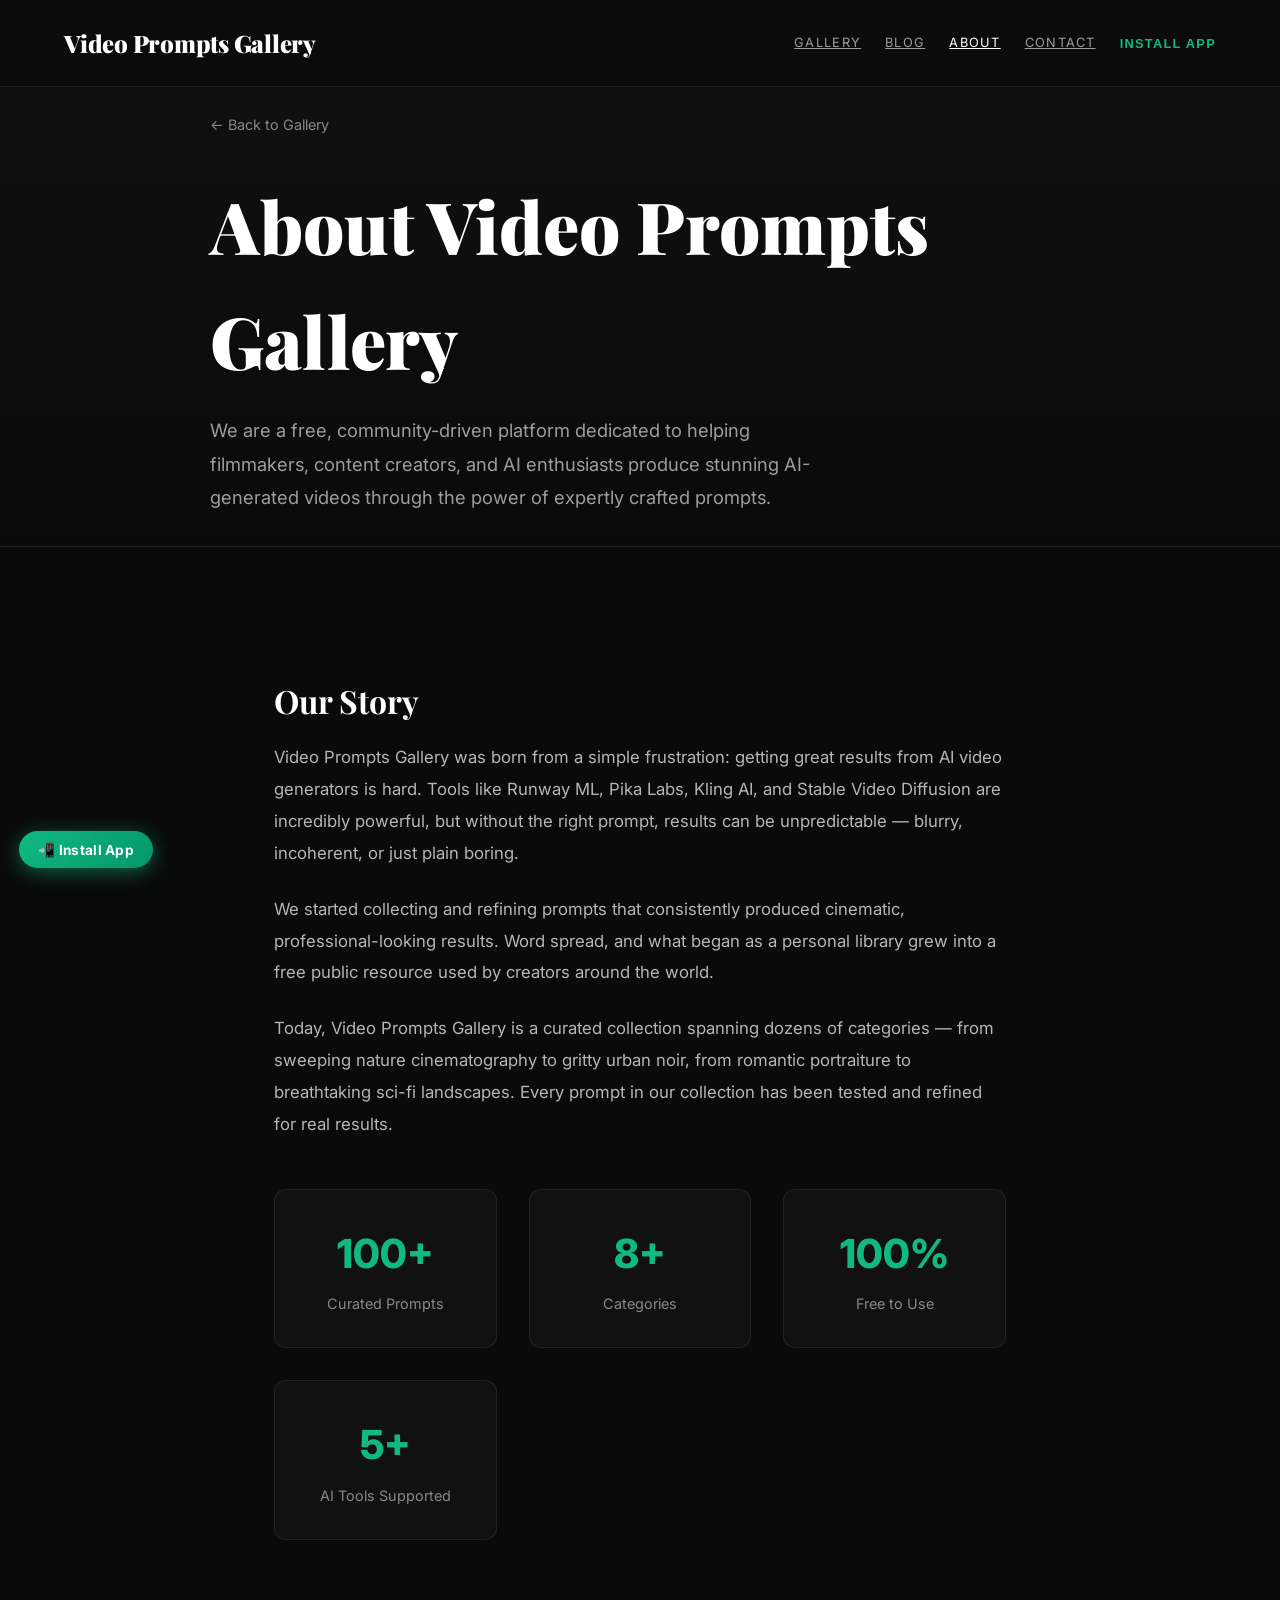
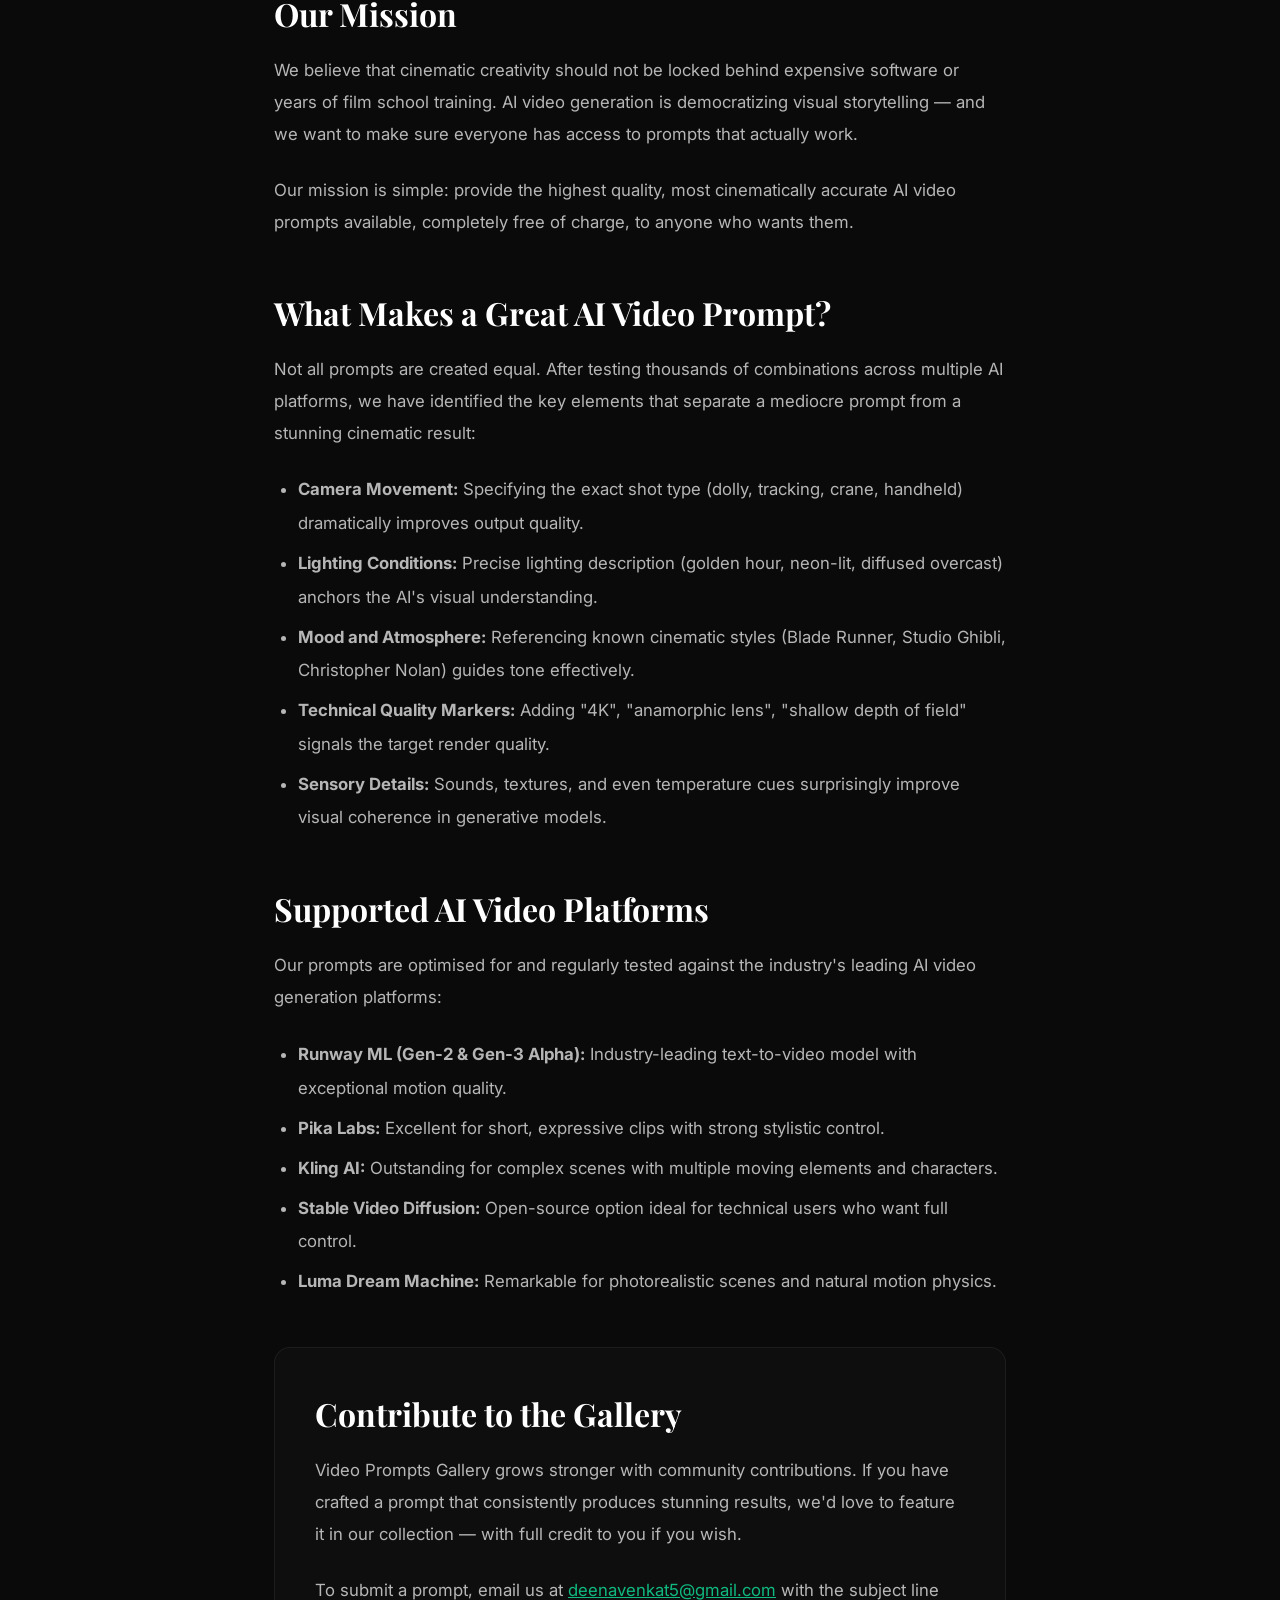
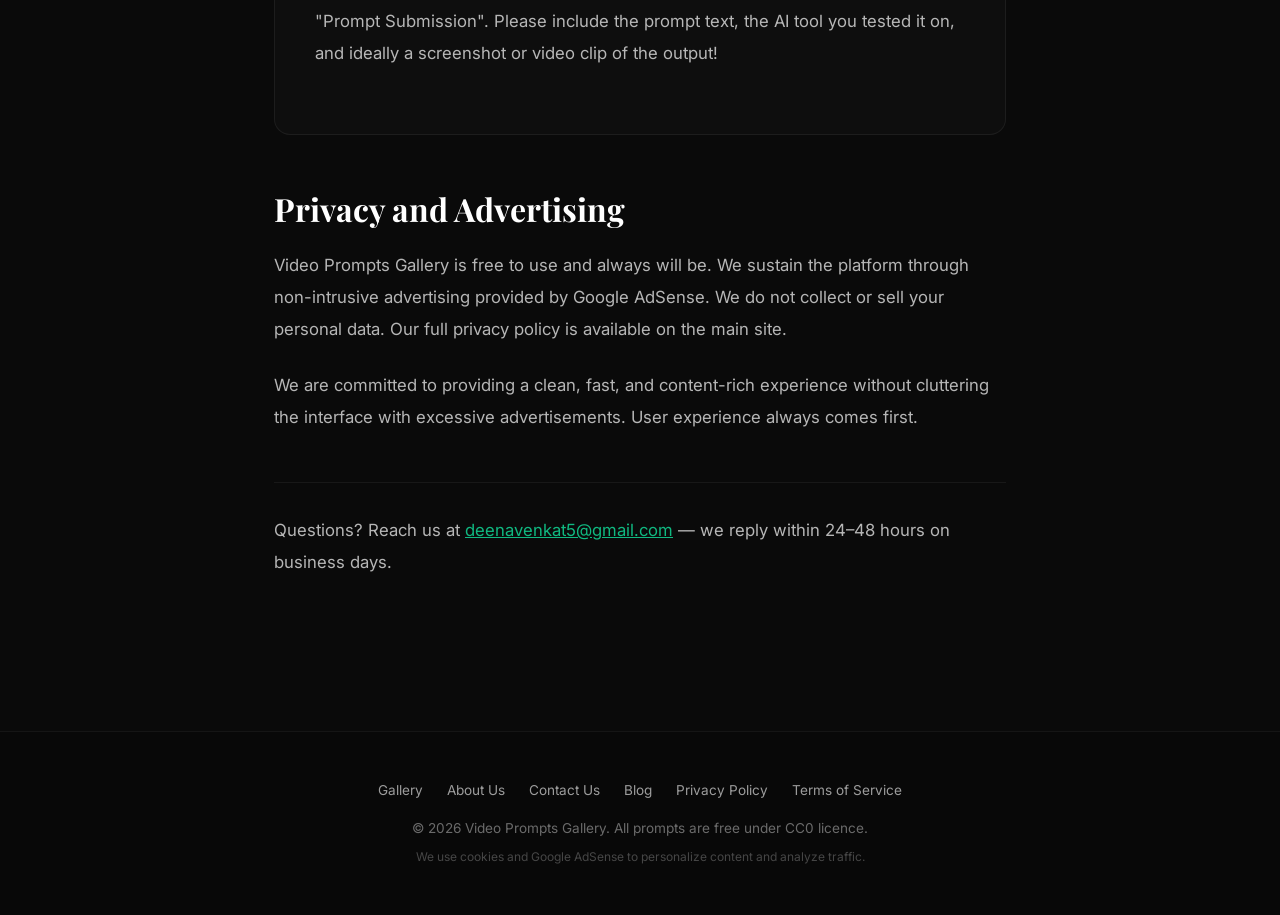
<file: templates/about.html>
<!DOCTYPE html>
<html lang="en">
<head>
    <meta charset="UTF-8">
    <meta name="viewport" content="width=device-width, initial-scale=1.0">
    <title>About Us — Video Prompts Gallery | Free AI Video Prompt Collection</title>
    <meta name="description" content="Learn about Video Prompts Gallery — a free, community-driven collection of professional AI video generation prompts for Runway ML, Pika Labs, Kling AI, and more.">
    <meta name="keywords" content="about video prompts gallery, AI video prompts, cinematic prompts team, free AI prompt collection">
    <link rel="canonical" href="https://video-prompts-gallery.onrender.com/about">
    <link rel="icon" type="image/png" href="/static/favicon.png">
    <meta name="google-adsense-account" content="ca-pub-5050768956635718">
    <script async src="https://pagead2.googlesyndication.com/pagead/js/adsbygoogle.js?client=ca-pub-5050768956635718" crossorigin="anonymous"></script>
    <link rel="stylesheet" href="/static/css/style.css">
    <link href="https://fonts.googleapis.com/css2?family=Inter:wght@300;400;500;600;700;800&family=Playfair+Display:wght@700;900&display=swap" rel="stylesheet">
    <style>
        .page-hero { padding: 7rem 5% 2rem; background: linear-gradient(180deg, #111 0%, #0a0a0a 100%); border-bottom: 1px solid rgba(255,255,255,0.06); }
        .page-hero h1 { font-family: 'Playfair Display', serif; font-size: clamp(2.5rem, 6vw, 4.5rem); font-weight: 900; margin-bottom: 1rem; }
        .page-hero p { font-size: 1.15rem; color: rgba(255,255,255,0.6); max-width: 640px; line-height: 1.8; }
        .page-body { max-width: 860px; margin: 0 auto; padding: 5rem 5%; }
        .page-body h2 { font-family: 'Playfair Display', serif; font-size: 2rem; margin: 3rem 0 1rem; }
        .page-body p { color: rgba(255,255,255,0.7); line-height: 1.9; margin-bottom: 1.5rem; font-size: 1.05rem; }
        .page-body ul { color: rgba(255,255,255,0.7); line-height: 2; font-size: 1.05rem; padding-left: 1.5rem; margin-bottom: 1.5rem; }
        .page-body ul li { margin-bottom: 0.4rem; }
        .stat-grid { display: grid; grid-template-columns: repeat(auto-fit, minmax(180px, 1fr)); gap: 2rem; margin: 3rem 0; }
        .stat-card { background: rgba(255,255,255,0.03); border: 1px solid rgba(255,255,255,0.08); border-radius: 12px; padding: 2rem; text-align: center; }
        .stat-number { font-size: 2.5rem; font-weight: 800; color: #10b981; }
        .stat-label { font-size: 0.9rem; color: rgba(255,255,255,0.5); margin-top: 0.4rem; }
        .team-section { background: rgba(255,255,255,0.02); border: 1px solid rgba(255,255,255,0.06); border-radius: 16px; padding: 2.5rem; margin: 3rem 0; }
        .nav-back { display: inline-flex; align-items: center; gap: 0.5rem; color: rgba(255,255,255,0.5); text-decoration: none; font-size: 0.9rem; margin-bottom: 2rem; transition: color 0.2s; }
        .nav-back:hover { color: white; }
    </style>
</head>
<body>
    <nav class="vpg-navbar">
        <div class="vpg-navbar-content">
            <div class="vpg-brand" onclick="location.href='/'" style="cursor:pointer">Video Prompts Gallery</div>
            <!-- Hamburger Button (mobile only) -->
            <button class="vpg-hamburger" id="vpg-hamburger" onclick="toggleMobileNav()" aria-label="Menu">
                <span></span><span></span><span></span>
            </button>
            <div class="vpg-nav-links" id="vpg-nav-links">
                <button class="vpg-mobile-close" onclick="closeMobileNav()">✕</button>
                <a class="vpg-nav-link" href="/">Gallery</a>
                <a class="vpg-nav-link" href="/blog">Blog</a>
                <a class="vpg-nav-link" href="/about" style="color:white;">About</a>
                <a class="vpg-nav-link" href="/contact">Contact</a>
                <button class="vpg-nav-link vpg-install-manual-btn" style="color:#10b981; font-weight:700; background:none; border:none; cursor:pointer;" onclick="installPwaManual ? installPwaManual() : void(0); closeMobileNav()">Install App</button>
            </div>
        </div>
    </nav>

    <div class="page-hero">
        <div style="max-width:860px; margin:0 auto;">
            <a href="/" class="nav-back">← Back to Gallery</a>
            <h1>About Video Prompts Gallery</h1>
            <p>We are a free, community-driven platform dedicated to helping filmmakers, content creators, and AI enthusiasts produce stunning AI-generated videos through the power of expertly crafted prompts.</p>
        </div>
    </div>

    <div class="page-body">
        <h2>Our Story</h2>
        <p>Video Prompts Gallery was born from a simple frustration: getting great results from AI video generators is hard. Tools like Runway ML, Pika Labs, Kling AI, and Stable Video Diffusion are incredibly powerful, but without the right prompt, results can be unpredictable — blurry, incoherent, or just plain boring.</p>
        <p>We started collecting and refining prompts that consistently produced cinematic, professional-looking results. Word spread, and what began as a personal library grew into a free public resource used by creators around the world.</p>
        <p>Today, Video Prompts Gallery is a curated collection spanning dozens of categories — from sweeping nature cinematography to gritty urban noir, from romantic portraiture to breathtaking sci-fi landscapes. Every prompt in our collection has been tested and refined for real results.</p>

        <div class="stat-grid">
            <div class="stat-card">
                <div class="stat-number">100+</div>
                <div class="stat-label">Curated Prompts</div>
            </div>
            <div class="stat-card">
                <div class="stat-number">8+</div>
                <div class="stat-label">Categories</div>
            </div>
            <div class="stat-card">
                <div class="stat-number">100%</div>
                <div class="stat-label">Free to Use</div>
            </div>
            <div class="stat-card">
                <div class="stat-number">5+</div>
                <div class="stat-label">AI Tools Supported</div>
            </div>
        </div>

        <h2>Our Mission</h2>
        <p>We believe that cinematic creativity should not be locked behind expensive software or years of film school training. AI video generation is democratizing visual storytelling — and we want to make sure everyone has access to prompts that actually work.</p>
        <p>Our mission is simple: provide the highest quality, most cinematically accurate AI video prompts available, completely free of charge, to anyone who wants them.</p>

        <h2>What Makes a Great AI Video Prompt?</h2>
        <p>Not all prompts are created equal. After testing thousands of combinations across multiple AI platforms, we have identified the key elements that separate a mediocre prompt from a stunning cinematic result:</p>
        <ul>
            <li><strong>Camera Movement:</strong> Specifying the exact shot type (dolly, tracking, crane, handheld) dramatically improves output quality.</li>
            <li><strong>Lighting Conditions:</strong> Precise lighting description (golden hour, neon-lit, diffused overcast) anchors the AI's visual understanding.</li>
            <li><strong>Mood and Atmosphere:</strong> Referencing known cinematic styles (Blade Runner, Studio Ghibli, Christopher Nolan) guides tone effectively.</li>
            <li><strong>Technical Quality Markers:</strong> Adding "4K", "anamorphic lens", "shallow depth of field" signals the target render quality.</li>
            <li><strong>Sensory Details:</strong> Sounds, textures, and even temperature cues surprisingly improve visual coherence in generative models.</li>
        </ul>

        <h2>Supported AI Video Platforms</h2>
        <p>Our prompts are optimised for and regularly tested against the industry's leading AI video generation platforms:</p>
        <ul>
            <li><strong>Runway ML (Gen-2 & Gen-3 Alpha):</strong> Industry-leading text-to-video model with exceptional motion quality.</li>
            <li><strong>Pika Labs:</strong> Excellent for short, expressive clips with strong stylistic control.</li>
            <li><strong>Kling AI:</strong> Outstanding for complex scenes with multiple moving elements and characters.</li>
            <li><strong>Stable Video Diffusion:</strong> Open-source option ideal for technical users who want full control.</li>
            <li><strong>Luma Dream Machine:</strong> Remarkable for photorealistic scenes and natural motion physics.</li>
        </ul>

        <div class="team-section">
            <h2 style="margin-top:0;">Contribute to the Gallery</h2>
            <p>Video Prompts Gallery grows stronger with community contributions. If you have crafted a prompt that consistently produces stunning results, we'd love to feature it in our collection — with full credit to you if you wish.</p>
            <p>To submit a prompt, email us at <a href="mailto:deenavenkat5@gmail.com" style="color:#10b981;">deenavenkat5@gmail.com</a> with the subject line "Prompt Submission". Please include the prompt text, the AI tool you tested it on, and ideally a screenshot or video clip of the output!</p>
        </div>

        <h2>Privacy and Advertising</h2>
        <p>Video Prompts Gallery is free to use and always will be. We sustain the platform through non-intrusive advertising provided by Google AdSense. We do not collect or sell your personal data. Our full privacy policy is available on the main site.</p>
        <p>We are committed to providing a clean, fast, and content-rich experience without cluttering the interface with excessive advertisements. User experience always comes first.</p>

        <p style="margin-top:3rem; padding-top:2rem; border-top:1px solid rgba(255,255,255,0.06);">
            Questions? Reach us at <a href="mailto:deenavenkat5@gmail.com" style="color:#10b981;">deenavenkat5@gmail.com</a> — we reply within 24–48 hours on business days.
        </p>
    </div>

    <footer style="margin-top: 3rem; padding: 3rem 5%; background: #080808; border-top: 1px solid rgba(255,255,255,0.05); text-align: center; color: rgba(255,255,255,0.4); font-size: 0.85rem; font-family: 'Inter', sans-serif;">
        <div style="margin-bottom: 1rem; display: flex; justify-content: center; gap: 1.5rem; flex-wrap: wrap;">
            <a href="/" style="color: rgba(255,255,255,0.6); text-decoration: none;">Gallery</a>
            <a href="/about" style="color: rgba(255,255,255,0.6); text-decoration: none;">About Us</a>
            <a href="/contact" style="color: rgba(255,255,255,0.6); text-decoration: none;">Contact Us</a>
            <a href="/blog" style="color: rgba(255,255,255,0.6); text-decoration: none;">Blog</a>
            <a href="/" style="color: rgba(255,255,255,0.6); text-decoration: none;" onclick="location.href='/?tab=privacy'; return false;">Privacy Policy</a>
            <a href="/" style="color: rgba(255,255,255,0.6); text-decoration: none;" onclick="location.href='/?tab=terms'; return false;">Terms of Service</a>
        </div>
        <div style="margin-bottom: 0.5rem;">&copy; 2026 Video Prompts Gallery. All prompts are free under CC0 licence.</div>
        <div style="font-size: 0.75rem; color: rgba(255,255,255,0.25);">We use cookies and Google AdSense to personalize content and analyze traffic.</div>
    </footer>

    <!-- Floating Install App Button -->
    <button id="vpg-fab-install" onclick="installPwaManual ? installPwaManual() : alert('Open menu → Add to Home Screen to install')" title="Install App on your Phone" style="position:fixed;bottom:2rem;left:1.2rem;z-index:50000;background:linear-gradient(135deg,#10b981,#059669);color:white;border:none;border-radius:50px;padding:0.65rem 1.2rem;font-size:0.85rem;font-weight:700;font-family:'Inter',sans-serif;cursor:pointer;display:flex;align-items:center;gap:0.5rem;box-shadow:0 4px 20px rgba(16,185,129,0.5);animation:installPulse 2.5s ease-in-out infinite;letter-spacing:0.02em;">📲 Install App</button>
</body>
</html>
</file>
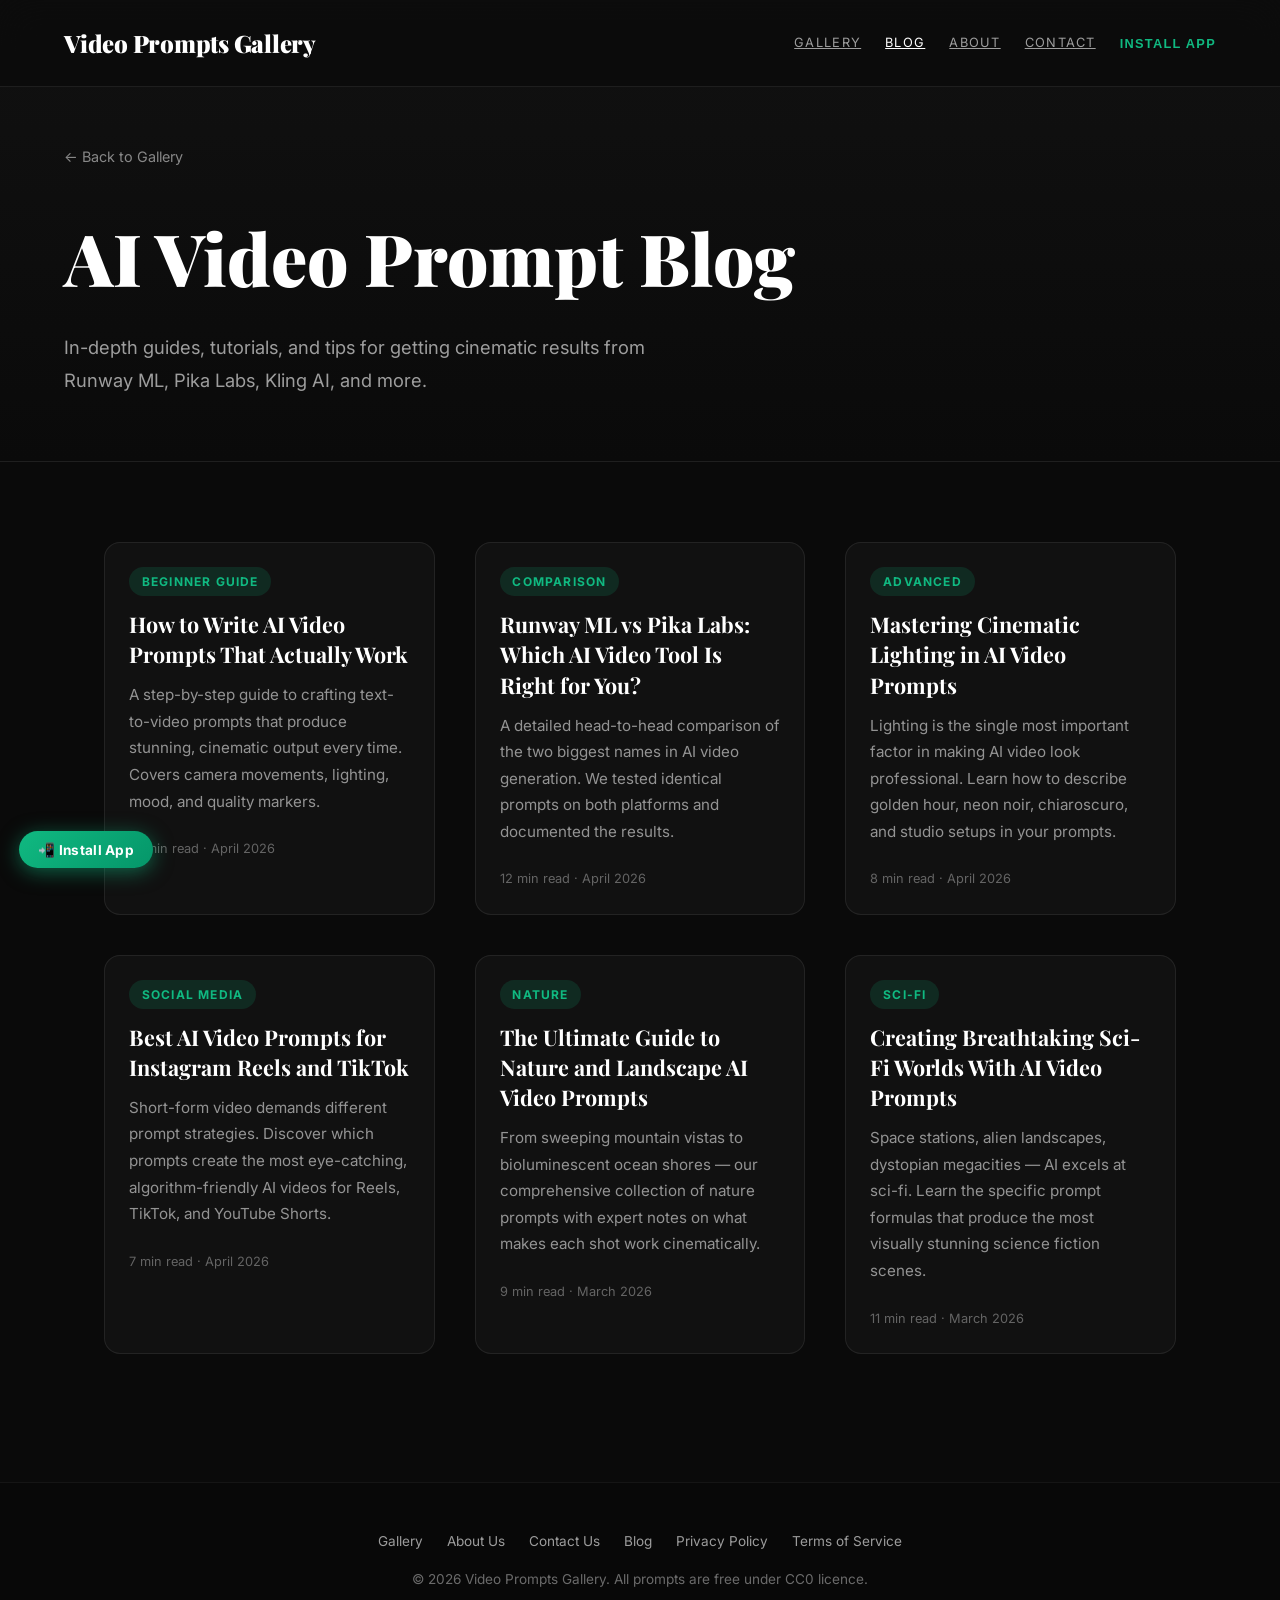
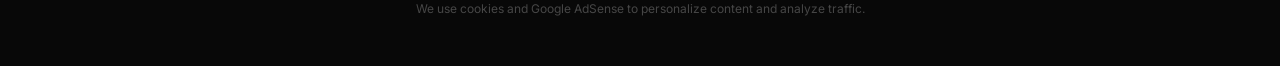
<file: templates/blog.html>
<!DOCTYPE html>
<html lang="en">
<head>
    <meta charset="UTF-8">
    <meta name="viewport" content="width=device-width, initial-scale=1.0">
    <title>AI Video Prompt Blog — Tips, Guides &amp; Tutorials | Video Prompts Gallery</title>
    <meta name="description" content="Learn how to write better AI video prompts, master text-to-video tools like Runway ML and Pika Labs, and explore in-depth guides for cinematic AI video generation.">
    <meta name="keywords" content="AI video prompts guide, text to video tutorial, Runway ML tips, Pika Labs tutorial, how to write AI prompts, cinematic AI video">
    <link rel="canonical" href="https://video-prompts-gallery.onrender.com/blog">
    <link rel="icon" type="image/png" href="/static/favicon.png">
    <meta name="google-adsense-account" content="ca-pub-5050768956635718">
    <script async src="https://pagead2.googlesyndication.com/pagead/js/adsbygoogle.js?client=ca-pub-5050768956635718" crossorigin="anonymous"></script>
    <link rel="stylesheet" href="/static/css/style.css">
    <link href="https://fonts.googleapis.com/css2?family=Inter:wght@300;400;500;600;700;800&family=Playfair+Display:wght@700;900&display=swap" rel="stylesheet">
    <style>
        .page-hero { padding: 9rem 5% 4rem; background: linear-gradient(180deg, #111 0%, #0a0a0a 100%); border-bottom: 1px solid rgba(255,255,255,0.06); }
        .page-hero h1 { font-family: 'Playfair Display', serif; font-size: clamp(2.5rem, 6vw, 4.5rem); font-weight: 900; margin-bottom: 1rem; }
        .page-hero p { font-size: 1.15rem; color: rgba(255,255,255,0.6); max-width: 640px; line-height: 1.8; }
        .blog-grid { max-width: 1200px; margin: 0 auto; padding: 5rem 5%; display: grid; grid-template-columns: repeat(auto-fill, minmax(320px, 1fr)); gap: 2.5rem; }
        .blog-card { background: rgba(255,255,255,0.03); border: 1px solid rgba(255,255,255,0.08); border-radius: 16px; overflow: hidden; transition: transform 0.25s ease, border-color 0.25s; }
        .blog-card:hover { transform: translateY(-4px); border-color: rgba(255,255,255,0.2); }
        .blog-card a { text-decoration: none; color: inherit; }
        .blog-card-tag { display: inline-block; background: rgba(16,185,129,0.15); color: #10b981; font-size: 0.75rem; font-weight: 700; letter-spacing: 0.1em; text-transform: uppercase; padding: 0.3rem 0.8rem; border-radius: 20px; margin: 1.5rem 1.5rem 0; }
        .blog-card-title { font-family: 'Playfair Display', serif; font-size: 1.35rem; font-weight: 700; padding: 0.8rem 1.5rem 0; line-height: 1.4; }
        .blog-card-excerpt { padding: 0.8rem 1.5rem 1.5rem; color: rgba(255,255,255,0.55); font-size: 0.95rem; line-height: 1.75; }
        .blog-card-meta { padding: 0 1.5rem 1.5rem; font-size: 0.8rem; color: rgba(255,255,255,0.35); }
        .nav-back { display: inline-flex; align-items: center; gap: 0.5rem; color: rgba(255,255,255,0.5); text-decoration: none; font-size: 0.9rem; margin-bottom: 2rem; transition: color 0.2s; }
        .nav-back:hover { color: white; }
    </style>
</head>
<body>
    <nav class="vpg-navbar">
        <div class="vpg-navbar-content">
            <div class="vpg-brand" onclick="location.href='/'" style="cursor:pointer">Video Prompts Gallery</div>
            <!-- Hamburger Button (mobile only) -->
            <button class="vpg-hamburger" id="vpg-hamburger" onclick="toggleMobileNav()" aria-label="Menu">
                <span></span><span></span><span></span>
            </button>
            <div class="vpg-nav-links" id="vpg-nav-links">
                <button class="vpg-mobile-close" onclick="closeMobileNav()">✕</button>
                <a class="vpg-nav-link" href="/">Gallery</a>
                <a class="vpg-nav-link" href="/blog" style="color:white;">Blog</a>
                <a class="vpg-nav-link" href="/about">About</a>
                <a class="vpg-nav-link" href="/contact">Contact</a>
                <button class="vpg-nav-link vpg-install-manual-btn" style="color:#10b981; font-weight:700; background:none; border:none; cursor:pointer;" onclick="installPwaManual ? installPwaManual() : void(0); closeMobileNav()">Install App</button>
            </div>
        </div>
    </nav>

    <div class="page-hero">
        <div style="max-width:1200px; margin:0 auto;">
            <a href="/" class="nav-back">← Back to Gallery</a>
            <h1>AI Video Prompt Blog</h1>
            <p>In-depth guides, tutorials, and tips for getting cinematic results from Runway ML, Pika Labs, Kling AI, and more.</p>
        </div>
    </div>

    <div class="blog-grid">
        <div class="blog-card">
            <a href="/blog/how-to-write-ai-video-prompts">
                <span class="blog-card-tag">Beginner Guide</span>
                <h2 class="blog-card-title">How to Write AI Video Prompts That Actually Work</h2>
                <p class="blog-card-excerpt">A step-by-step guide to crafting text-to-video prompts that produce stunning, cinematic output every time. Covers camera movements, lighting, mood, and quality markers.</p>
                <div class="blog-card-meta">10 min read &middot; April 2026</div>
            </a>
        </div>
        <div class="blog-card">
            <a href="/blog/runway-ml-vs-pika-labs">
                <span class="blog-card-tag">Comparison</span>
                <h2 class="blog-card-title">Runway ML vs Pika Labs: Which AI Video Tool Is Right for You?</h2>
                <p class="blog-card-excerpt">A detailed head-to-head comparison of the two biggest names in AI video generation. We tested identical prompts on both platforms and documented the results.</p>
                <div class="blog-card-meta">12 min read &middot; April 2026</div>
            </a>
        </div>
        <div class="blog-card">
            <a href="/blog/cinematic-lighting-prompts">
                <span class="blog-card-tag">Advanced</span>
                <h2 class="blog-card-title">Mastering Cinematic Lighting in AI Video Prompts</h2>
                <p class="blog-card-excerpt">Lighting is the single most important factor in making AI video look professional. Learn how to describe golden hour, neon noir, chiaroscuro, and studio setups in your prompts.</p>
                <div class="blog-card-meta">8 min read &middot; April 2026</div>
            </a>
        </div>
        <div class="blog-card">
            <a href="/blog/ai-video-prompts-for-social-media">
                <span class="blog-card-tag">Social Media</span>
                <h2 class="blog-card-title">Best AI Video Prompts for Instagram Reels and TikTok</h2>
                <p class="blog-card-excerpt">Short-form video demands different prompt strategies. Discover which prompts create the most eye-catching, algorithm-friendly AI videos for Reels, TikTok, and YouTube Shorts.</p>
                <div class="blog-card-meta">7 min read &middot; April 2026</div>
            </a>
        </div>
        <div class="blog-card">
            <a href="/blog/nature-landscape-prompts">
                <span class="blog-card-tag">Nature</span>
                <h2 class="blog-card-title">The Ultimate Guide to Nature and Landscape AI Video Prompts</h2>
                <p class="blog-card-excerpt">From sweeping mountain vistas to bioluminescent ocean shores — our comprehensive collection of nature prompts with expert notes on what makes each shot work cinematically.</p>
                <div class="blog-card-meta">9 min read &middot; March 2026</div>
            </a>
        </div>
        <div class="blog-card">
            <a href="/blog/scifi-cinematic-prompts">
                <span class="blog-card-tag">Sci-Fi</span>
                <h2 class="blog-card-title">Creating Breathtaking Sci-Fi Worlds With AI Video Prompts</h2>
                <p class="blog-card-excerpt">Space stations, alien landscapes, dystopian megacities — AI excels at sci-fi. Learn the specific prompt formulas that produce the most visually stunning science fiction scenes.</p>
                <div class="blog-card-meta">11 min read &middot; March 2026</div>
            </a>
        </div>
    </div>

    <footer style="margin-top: 3rem; padding: 3rem 5%; background: #080808; border-top: 1px solid rgba(255,255,255,0.05); text-align: center; color: rgba(255,255,255,0.4); font-size: 0.85rem; font-family: 'Inter', sans-serif;">
        <div style="margin-bottom: 1rem; display: flex; justify-content: center; gap: 1.5rem; flex-wrap: wrap;">
            <a href="/" style="color: rgba(255,255,255,0.6); text-decoration: none;">Gallery</a>
            <a href="/about" style="color: rgba(255,255,255,0.6); text-decoration: none;">About Us</a>
            <a href="/contact" style="color: rgba(255,255,255,0.6); text-decoration: none;">Contact Us</a>
            <a href="/blog" style="color: rgba(255,255,255,0.6); text-decoration: none;">Blog</a>
            <a href="/" style="color: rgba(255,255,255,0.6); text-decoration: none;" onclick="location.href='/?tab=privacy'; return false;">Privacy Policy</a>
            <a href="/" style="color: rgba(255,255,255,0.6); text-decoration: none;" onclick="location.href='/?tab=terms'; return false;">Terms of Service</a>
        </div>
        <div style="margin-bottom: 0.5rem;">&copy; 2026 Video Prompts Gallery. All prompts are free under CC0 licence.</div>
        <div style="font-size: 0.75rem; color: rgba(255,255,255,0.25);">We use cookies and Google AdSense to personalize content and analyze traffic.</div>
    </footer>

    <!-- Floating Install App Button -->
    <button id="vpg-fab-install" onclick="location.href='/'" title="Install App on your Phone" style="position:fixed;bottom:2rem;left:1.2rem;z-index:50000;background:linear-gradient(135deg,#10b981,#059669);color:white;border:none;border-radius:50px;padding:0.65rem 1.2rem;font-size:0.85rem;font-weight:700;font-family:'Inter',sans-serif;cursor:pointer;display:flex;align-items:center;gap:0.5rem;box-shadow:0 4px 20px rgba(16,185,129,0.5);animation:installPulse 2.5s ease-in-out infinite;letter-spacing:0.02em;">📲 Install App</button>
</body>
</html>
</file>
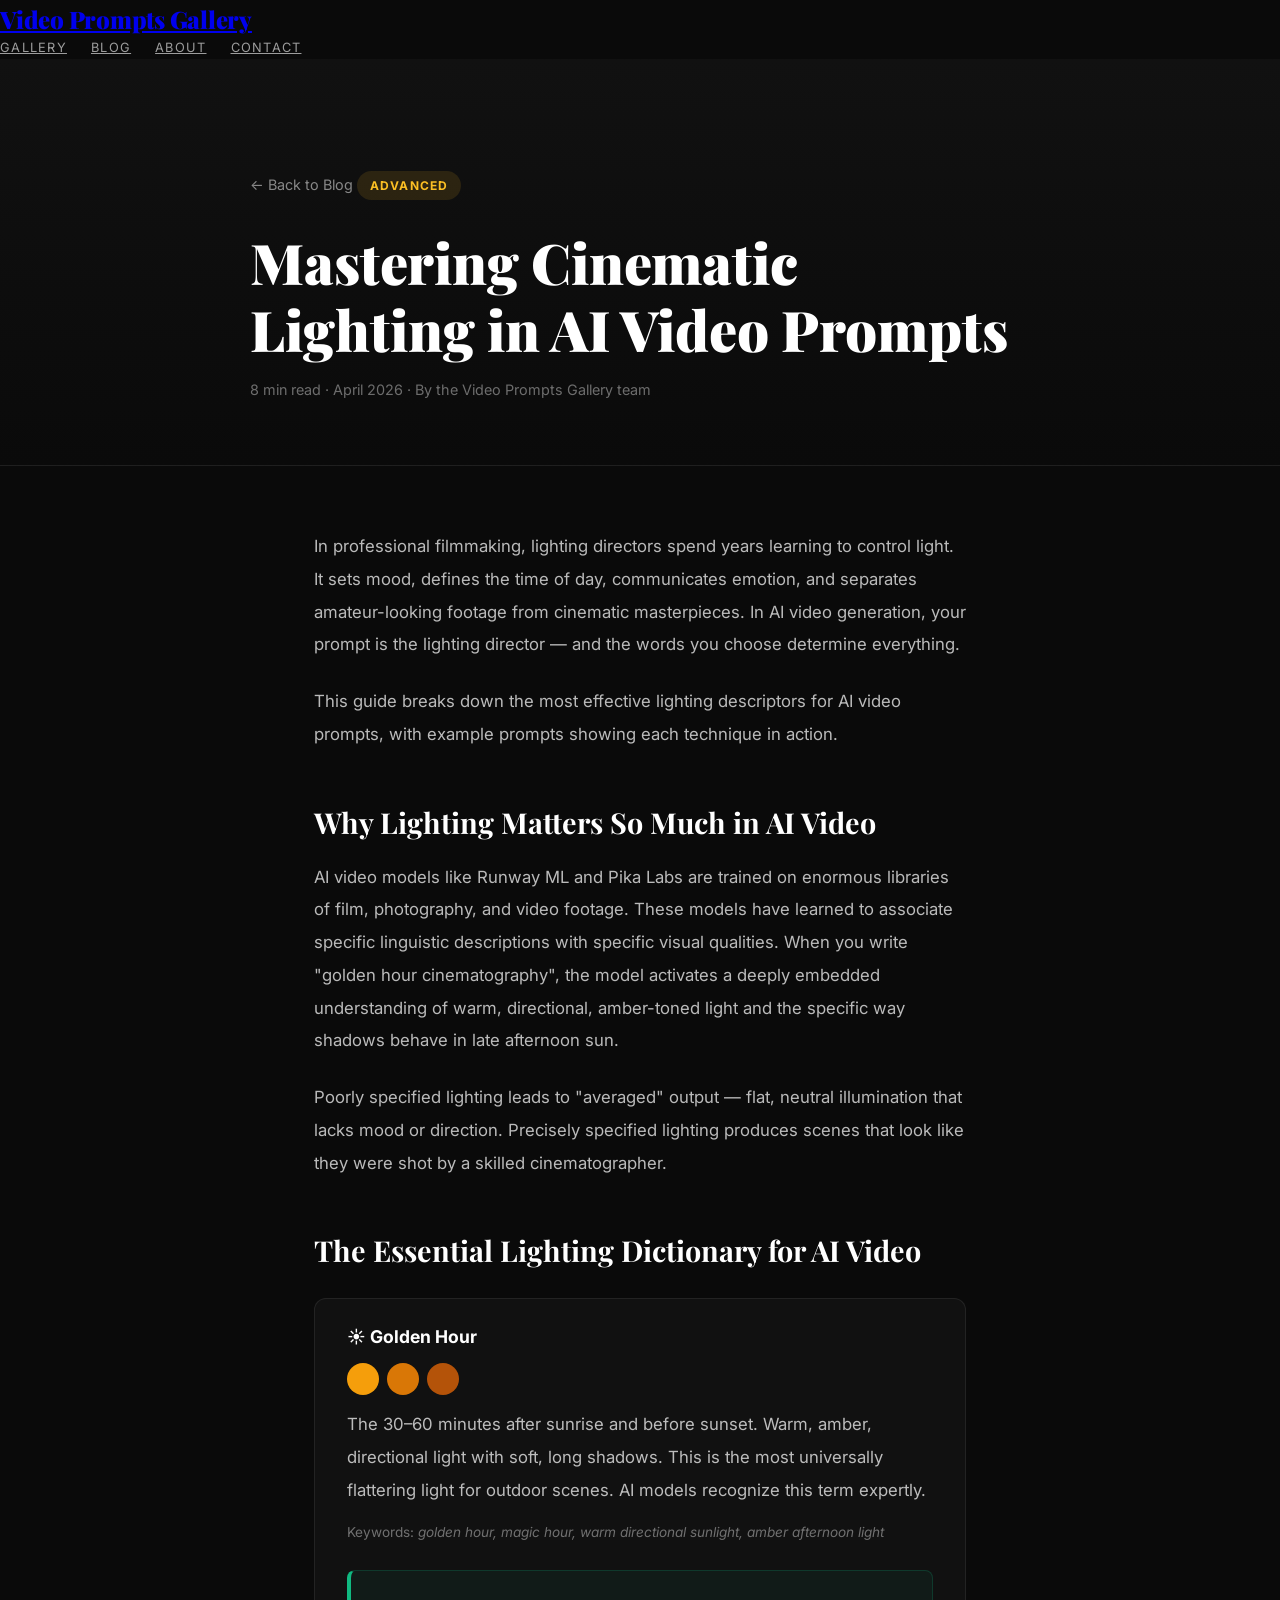
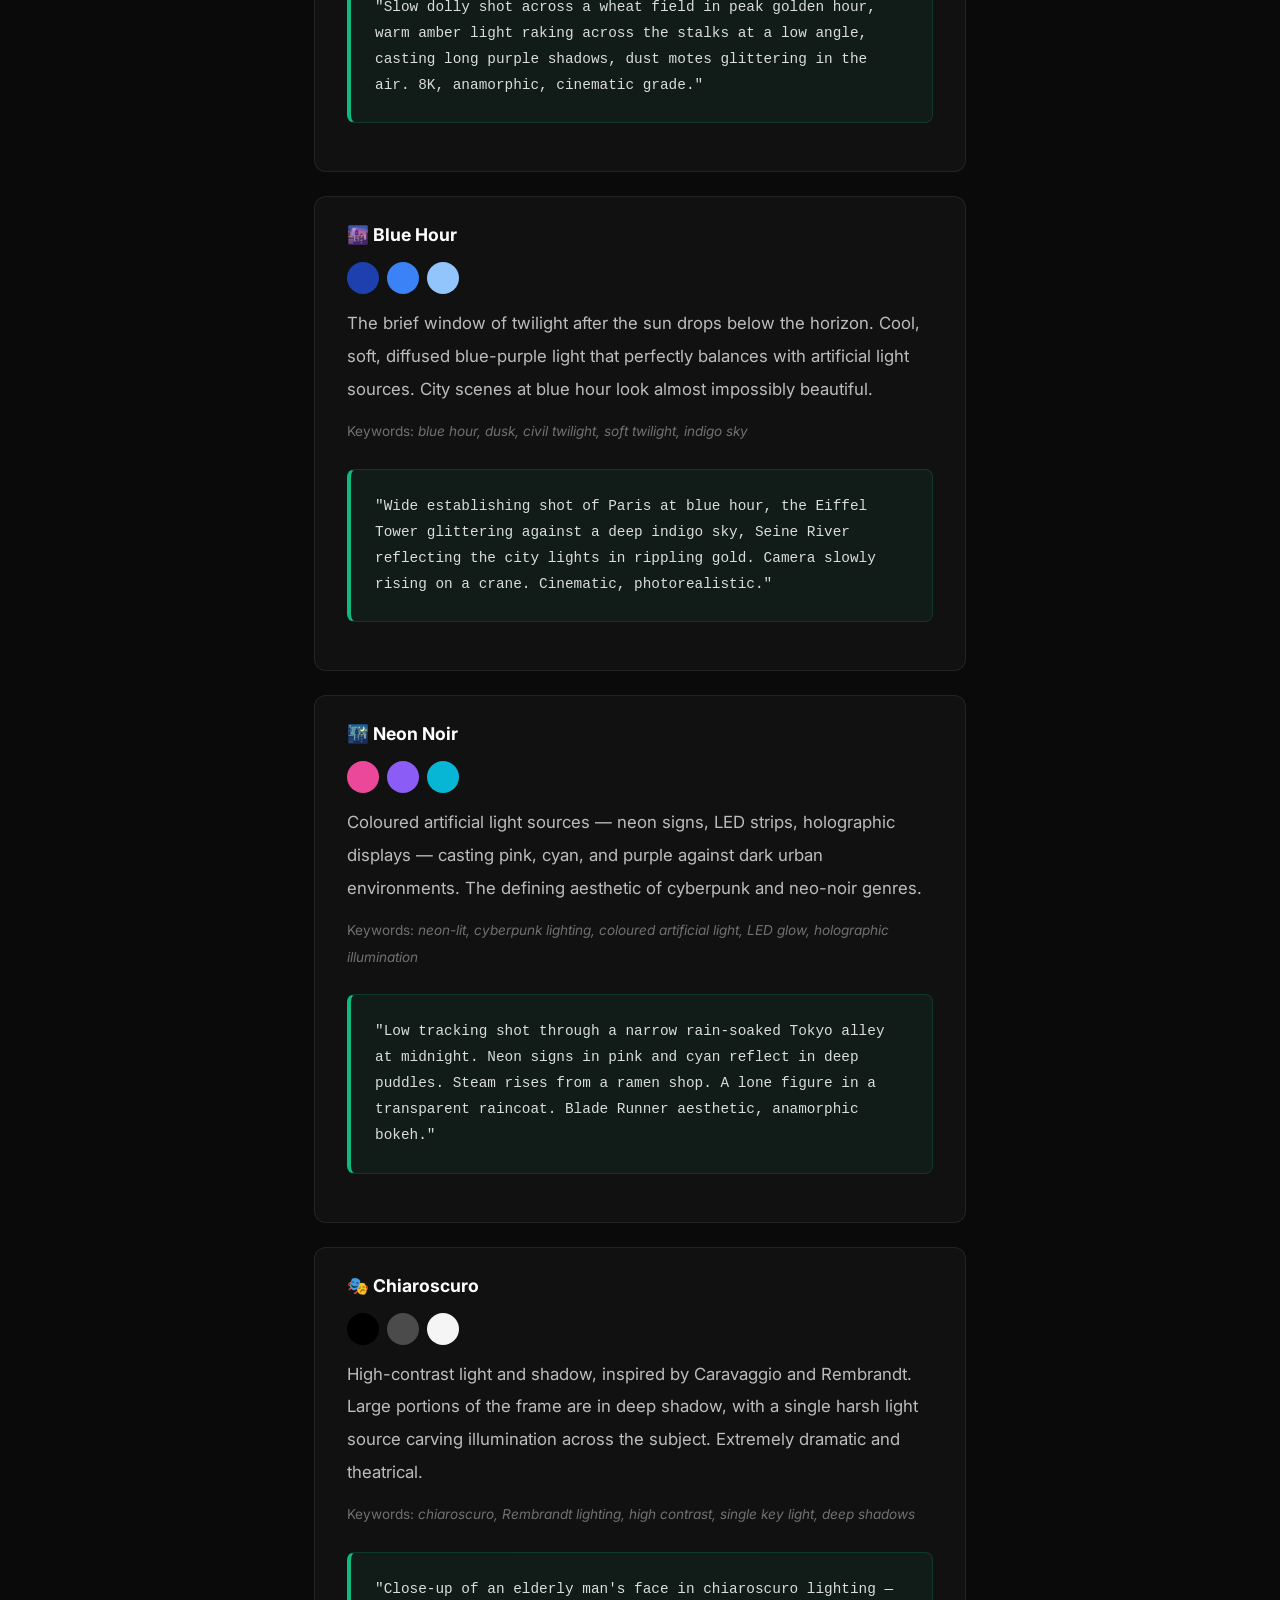
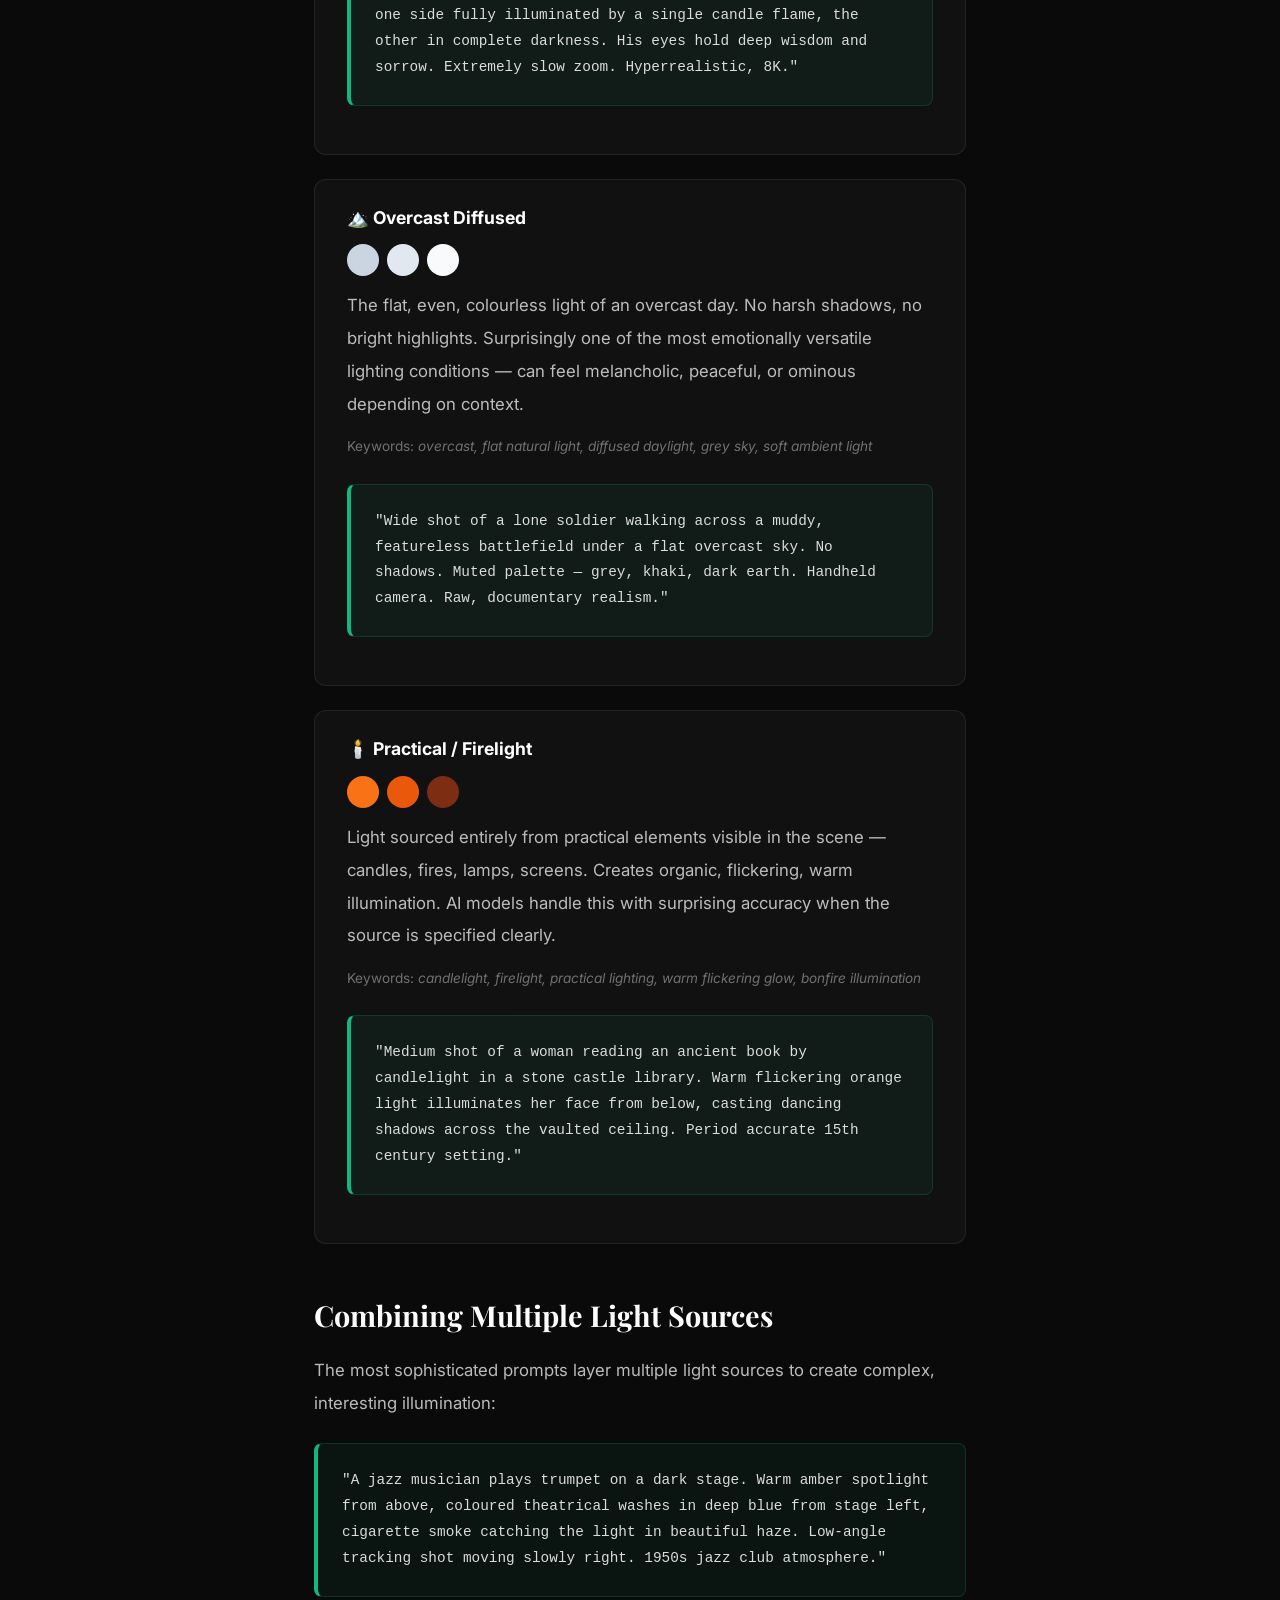
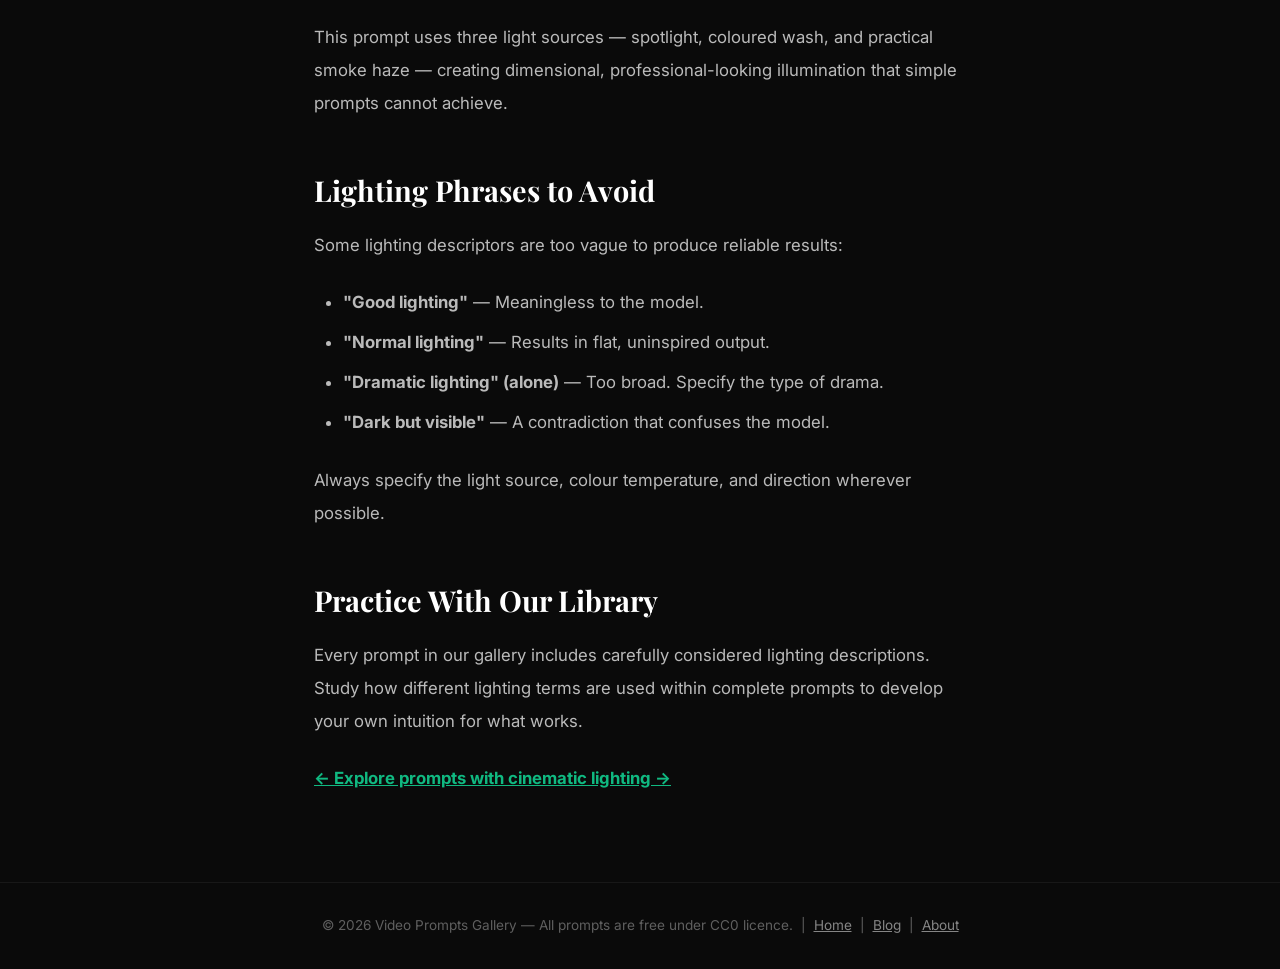
<file: templates/blog_cinematic_lighting.html>
<!DOCTYPE html>
<html lang="en">
<head>
    <meta charset="UTF-8">
    <meta name="viewport" content="width=device-width, initial-scale=1.0">
    <title>Mastering Cinematic Lighting in AI Video Prompts — Video Prompts Gallery</title>
    <meta name="description" content="Lighting is the most powerful tool in AI video generation. Learn how to describe golden hour, neon noir, chiaroscuro, and studio lighting to transform your AI video prompts.">
    <link rel="canonical" href="https://video-prompts-gallery.onrender.com/blog/cinematic-lighting-prompts">
    <link rel="icon" type="image/png" href="/static/favicon.png">
    <meta name="google-adsense-account" content="ca-pub-5050768956635718">
    <script async src="https://pagead2.googlesyndication.com/pagead/js/adsbygoogle.js?client=ca-pub-5050768956635718" crossorigin="anonymous"></script>
    <link rel="stylesheet" href="/static/css/style.css">
    <link href="https://fonts.googleapis.com/css2?family=Inter:wght@300;400;500;600;700;800&family=Playfair+Display:wght@700;900&display=swap" rel="stylesheet">
    <style>
        .article-hero { padding: 7rem 5% 4rem; background: linear-gradient(180deg, #111 0%, #0a0a0a 100%); border-bottom: 1px solid rgba(255,255,255,0.06); }
        .article-hero h1 { font-family: 'Playfair Display', serif; font-size: clamp(2rem, 5vw, 3.5rem); font-weight: 900; margin-bottom: 1rem; max-width: 800px; line-height: 1.2; }
        .article-hero .meta { font-size: 0.9rem; color: rgba(255,255,255,0.4); }
        .article-body { max-width: 780px; margin: 0 auto; padding: 4rem 5%; }
        .article-body h2 { font-family: 'Playfair Display', serif; font-size: 1.8rem; margin: 3rem 0 1rem; }
        .article-body h3 { font-size: 1.2rem; font-weight: 700; margin: 2rem 0 0.5rem; }
        .article-body p { color: rgba(255,255,255,0.72); line-height: 1.95; margin-bottom: 1.5rem; font-size: 1.05rem; }
        .article-body ul { color: rgba(255,255,255,0.72); line-height: 2; font-size: 1.05rem; padding-left: 1.8rem; margin-bottom: 1.5rem; }
        .article-body li { margin-bottom: 0.4rem; }
        .prompt-example { background: rgba(16,185,129,0.06); border: 1px solid rgba(16,185,129,0.2); border-left: 4px solid #10b981; border-radius: 8px; padding: 1.5rem; margin: 1.5rem 0; font-family: monospace; font-size: 0.9rem; color: rgba(255,255,255,0.85); line-height: 1.8; }
        .lighting-card { background: rgba(255,255,255,0.03); border: 1px solid rgba(255,255,255,0.08); border-radius: 12px; padding: 1.5rem 2rem; margin: 1.5rem 0; }
        .lighting-card h3 { margin-top: 0; font-size: 1.1rem; }
        .lighting-palette { display: flex; gap: 0.5rem; margin: 0.8rem 0; }
        .color-chip { width: 32px; height: 32px; border-radius: 50%; flex-shrink: 0; }
        .nav-back { display: inline-flex; align-items: center; gap: 0.5rem; color: rgba(255,255,255,0.5); text-decoration: none; font-size: 0.9rem; margin-bottom: 2rem; transition: color 0.2s; }
        .nav-back:hover { color: white; }
        .tag { display: inline-block; background: rgba(251,191,36,0.12); color: #fbbf24; font-size: 0.75rem; font-weight: 700; letter-spacing: 0.1em; text-transform: uppercase; padding: 0.3rem 0.8rem; border-radius: 20px; margin-bottom: 1.5rem; }
    </style>
</head>
<body>
    <nav class="vpg-nav">
        <div class="vpg-nav-inner">
            <a href="/" class="vpg-brand">Video Prompts Gallery</a>
            <div class="vpg-nav-links">
                <a href="/" class="vpg-nav-link">Gallery</a>
                <a href="/blog" class="vpg-nav-link">Blog</a>
                <a href="/about" class="vpg-nav-link">About</a>
                <a href="/contact" class="vpg-nav-link">Contact</a>
            </div>
        </div>
    </nav>

    <div class="article-hero">
        <div style="max-width:780px; margin:0 auto;">
            <a href="/blog" class="nav-back">← Back to Blog</a>
            <span class="tag">Advanced</span>
            <h1>Mastering Cinematic Lighting in AI Video Prompts</h1>
            <p class="meta">8 min read &middot; April 2026 &middot; By the Video Prompts Gallery team</p>
        </div>
    </div>

    <div class="article-body">
        <p>In professional filmmaking, lighting directors spend years learning to control light. It sets mood, defines the time of day, communicates emotion, and separates amateur-looking footage from cinematic masterpieces. In AI video generation, your prompt is the lighting director — and the words you choose determine everything.</p>
        <p>This guide breaks down the most effective lighting descriptors for AI video prompts, with example prompts showing each technique in action.</p>

        <h2>Why Lighting Matters So Much in AI Video</h2>
        <p>AI video models like Runway ML and Pika Labs are trained on enormous libraries of film, photography, and video footage. These models have learned to associate specific linguistic descriptions with specific visual qualities. When you write "golden hour cinematography", the model activates a deeply embedded understanding of warm, directional, amber-toned light and the specific way shadows behave in late afternoon sun.</p>
        <p>Poorly specified lighting leads to "averaged" output — flat, neutral illumination that lacks mood or direction. Precisely specified lighting produces scenes that look like they were shot by a skilled cinematographer.</p>

        <h2>The Essential Lighting Dictionary for AI Video</h2>

        <div class="lighting-card">
            <h3>☀️ Golden Hour</h3>
            <div class="lighting-palette">
                <div class="color-chip" style="background:#f59e0b;"></div>
                <div class="color-chip" style="background:#d97706;"></div>
                <div class="color-chip" style="background:#b45309;"></div>
            </div>
            <p style="margin-bottom:0.8rem;">The 30–60 minutes after sunrise and before sunset. Warm, amber, directional light with soft, long shadows. This is the most universally flattering light for outdoor scenes. AI models recognize this term expertly.</p>
            <p style="font-size:0.85rem; color:rgba(255,255,255,0.4); margin-bottom:0.5rem;">Keywords: <em>golden hour, magic hour, warm directional sunlight, amber afternoon light</em></p>
            <div class="prompt-example">"Slow dolly shot across a wheat field in peak golden hour, warm amber light raking across the stalks at a low angle, casting long purple shadows, dust motes glittering in the air. 8K, anamorphic, cinematic grade."</div>
        </div>

        <div class="lighting-card">
            <h3>🌆 Blue Hour</h3>
            <div class="lighting-palette">
                <div class="color-chip" style="background:#1e40af;"></div>
                <div class="color-chip" style="background:#3b82f6;"></div>
                <div class="color-chip" style="background:#93c5fd;"></div>
            </div>
            <p style="margin-bottom:0.8rem;">The brief window of twilight after the sun drops below the horizon. Cool, soft, diffused blue-purple light that perfectly balances with artificial light sources. City scenes at blue hour look almost impossibly beautiful.</p>
            <p style="font-size:0.85rem; color:rgba(255,255,255,0.4); margin-bottom:0.5rem;">Keywords: <em>blue hour, dusk, civil twilight, soft twilight, indigo sky</em></p>
            <div class="prompt-example">"Wide establishing shot of Paris at blue hour, the Eiffel Tower glittering against a deep indigo sky, Seine River reflecting the city lights in rippling gold. Camera slowly rising on a crane. Cinematic, photorealistic."</div>
        </div>

        <div class="lighting-card">
            <h3>🌃 Neon Noir</h3>
            <div class="lighting-palette">
                <div class="color-chip" style="background:#ec4899;"></div>
                <div class="color-chip" style="background:#8b5cf6;"></div>
                <div class="color-chip" style="background:#06b6d4;"></div>
            </div>
            <p style="margin-bottom:0.8rem;">Coloured artificial light sources — neon signs, LED strips, holographic displays — casting pink, cyan, and purple against dark urban environments. The defining aesthetic of cyberpunk and neo-noir genres.</p>
            <p style="font-size:0.85rem; color:rgba(255,255,255,0.4); margin-bottom:0.5rem;">Keywords: <em>neon-lit, cyberpunk lighting, coloured artificial light, LED glow, holographic illumination</em></p>
            <div class="prompt-example">"Low tracking shot through a narrow rain-soaked Tokyo alley at midnight. Neon signs in pink and cyan reflect in deep puddles. Steam rises from a ramen shop. A lone figure in a transparent raincoat. Blade Runner aesthetic, anamorphic bokeh."</div>
        </div>

        <div class="lighting-card">
            <h3>🎭 Chiaroscuro</h3>
            <div class="lighting-palette">
                <div class="color-chip" style="background:#000000;"></div>
                <div class="color-chip" style="background:#4b4b4b;"></div>
                <div class="color-chip" style="background:#f5f5f5;"></div>
            </div>
            <p style="margin-bottom:0.8rem;">High-contrast light and shadow, inspired by Caravaggio and Rembrandt. Large portions of the frame are in deep shadow, with a single harsh light source carving illumination across the subject. Extremely dramatic and theatrical.</p>
            <p style="font-size:0.85rem; color:rgba(255,255,255,0.4); margin-bottom:0.5rem;">Keywords: <em>chiaroscuro, Rembrandt lighting, high contrast, single key light, deep shadows</em></p>
            <div class="prompt-example">"Close-up of an elderly man's face in chiaroscuro lighting — one side fully illuminated by a single candle flame, the other in complete darkness. His eyes hold deep wisdom and sorrow. Extremely slow zoom. Hyperrealistic, 8K."</div>
        </div>

        <div class="lighting-card">
            <h3>🏔️ Overcast Diffused</h3>
            <div class="lighting-palette">
                <div class="color-chip" style="background:#cbd5e1;"></div>
                <div class="color-chip" style="background:#e2e8f0;"></div>
                <div class="color-chip" style="background:#f8fafc;"></div>
            </div>
            <p style="margin-bottom:0.8rem;">The flat, even, colourless light of an overcast day. No harsh shadows, no bright highlights. Surprisingly one of the most emotionally versatile lighting conditions — can feel melancholic, peaceful, or ominous depending on context.</p>
            <p style="font-size:0.85rem; color:rgba(255,255,255,0.4); margin-bottom:0.5rem;">Keywords: <em>overcast, flat natural light, diffused daylight, grey sky, soft ambient light</em></p>
            <div class="prompt-example">"Wide shot of a lone soldier walking across a muddy, featureless battlefield under a flat overcast sky. No shadows. Muted palette — grey, khaki, dark earth. Handheld camera. Raw, documentary realism."</div>
        </div>

        <div class="lighting-card">
            <h3>🕯️ Practical / Firelight</h3>
            <div class="lighting-palette">
                <div class="color-chip" style="background:#f97316;"></div>
                <div class="color-chip" style="background:#ea580c;"></div>
                <div class="color-chip" style="background:#7c2d12;"></div>
            </div>
            <p style="margin-bottom:0.8rem;">Light sourced entirely from practical elements visible in the scene — candles, fires, lamps, screens. Creates organic, flickering, warm illumination. AI models handle this with surprising accuracy when the source is specified clearly.</p>
            <p style="font-size:0.85rem; color:rgba(255,255,255,0.4); margin-bottom:0.5rem;">Keywords: <em>candlelight, firelight, practical lighting, warm flickering glow, bonfire illumination</em></p>
            <div class="prompt-example">"Medium shot of a woman reading an ancient book by candlelight in a stone castle library. Warm flickering orange light illuminates her face from below, casting dancing shadows across the vaulted ceiling. Period accurate 15th century setting."</div>
        </div>

        <h2>Combining Multiple Light Sources</h2>
        <p>The most sophisticated prompts layer multiple light sources to create complex, interesting illumination:</p>
        <div class="prompt-example">"A jazz musician plays trumpet on a dark stage. Warm amber spotlight from above, coloured theatrical washes in deep blue from stage left, cigarette smoke catching the light in beautiful haze. Low-angle tracking shot moving slowly right. 1950s jazz club atmosphere."</div>
        <p>This prompt uses three light sources — spotlight, coloured wash, and practical smoke haze — creating dimensional, professional-looking illumination that simple prompts cannot achieve.</p>

        <h2>Lighting Phrases to Avoid</h2>
        <p>Some lighting descriptors are too vague to produce reliable results:</p>
        <ul>
            <li><strong>"Good lighting"</strong> — Meaningless to the model.</li>
            <li><strong>"Normal lighting"</strong> — Results in flat, uninspired output.</li>
            <li><strong>"Dramatic lighting" (alone)</strong> — Too broad. Specify the type of drama.</li>
            <li><strong>"Dark but visible"</strong> — A contradiction that confuses the model.</li>
        </ul>
        <p>Always specify the light source, colour temperature, and direction wherever possible.</p>

        <h2>Practice With Our Library</h2>
        <p>Every prompt in our gallery includes carefully considered lighting descriptions. Study how different lighting terms are used within complete prompts to develop your own intuition for what works.</p>
        <p><a href="/" style="color:#10b981; font-weight:700;">← Explore prompts with cinematic lighting →</a></p>
    </div>

    <footer style="border-top:1px solid rgba(255,255,255,0.06); padding:2rem 5%; text-align:center; color:rgba(255,255,255,0.35); font-size:0.85rem;">
        &copy; 2026 Video Prompts Gallery &mdash; All prompts are free under CC0 licence.
        &nbsp;|&nbsp; <a href="/" style="color:rgba(255,255,255,0.5);">Home</a>
        &nbsp;|&nbsp; <a href="/blog" style="color:rgba(255,255,255,0.5);">Blog</a>
        &nbsp;|&nbsp; <a href="/about" style="color:rgba(255,255,255,0.5);">About</a>
    </footer>
</body>
</html>
</file>
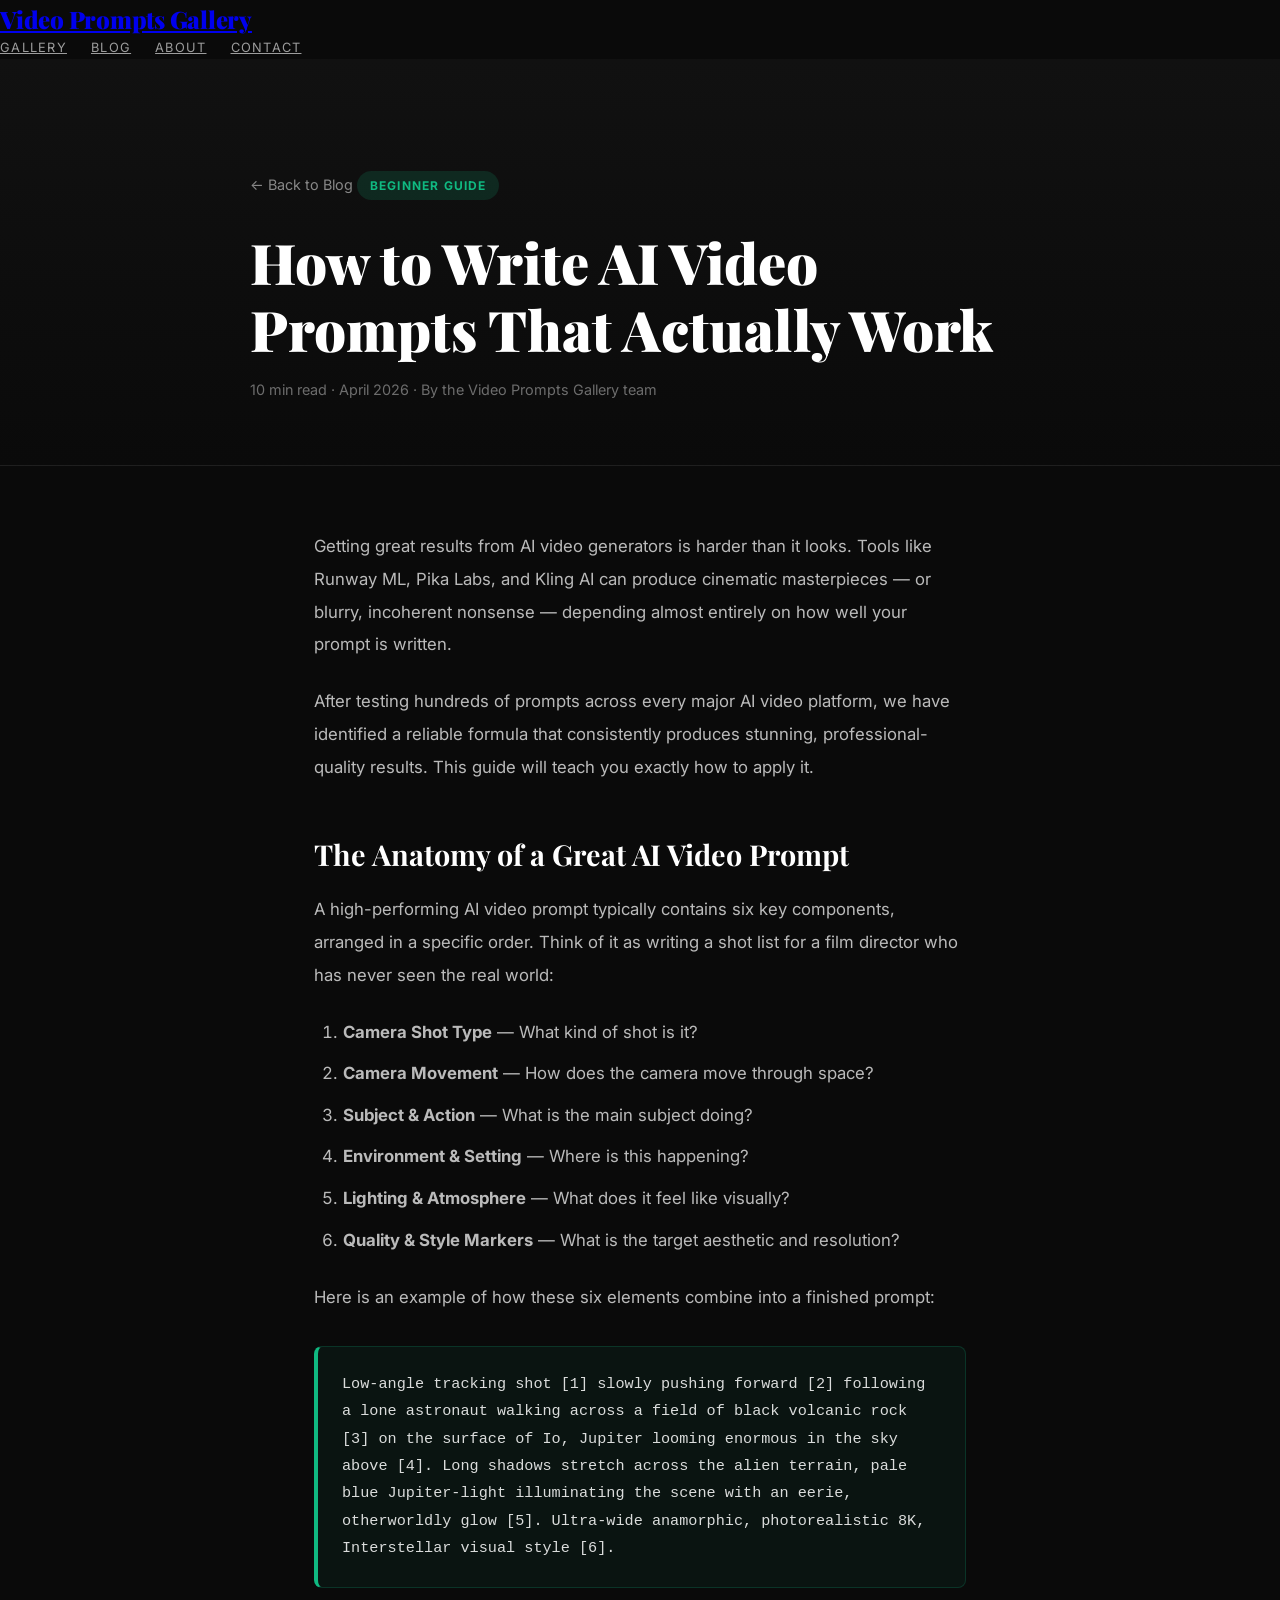
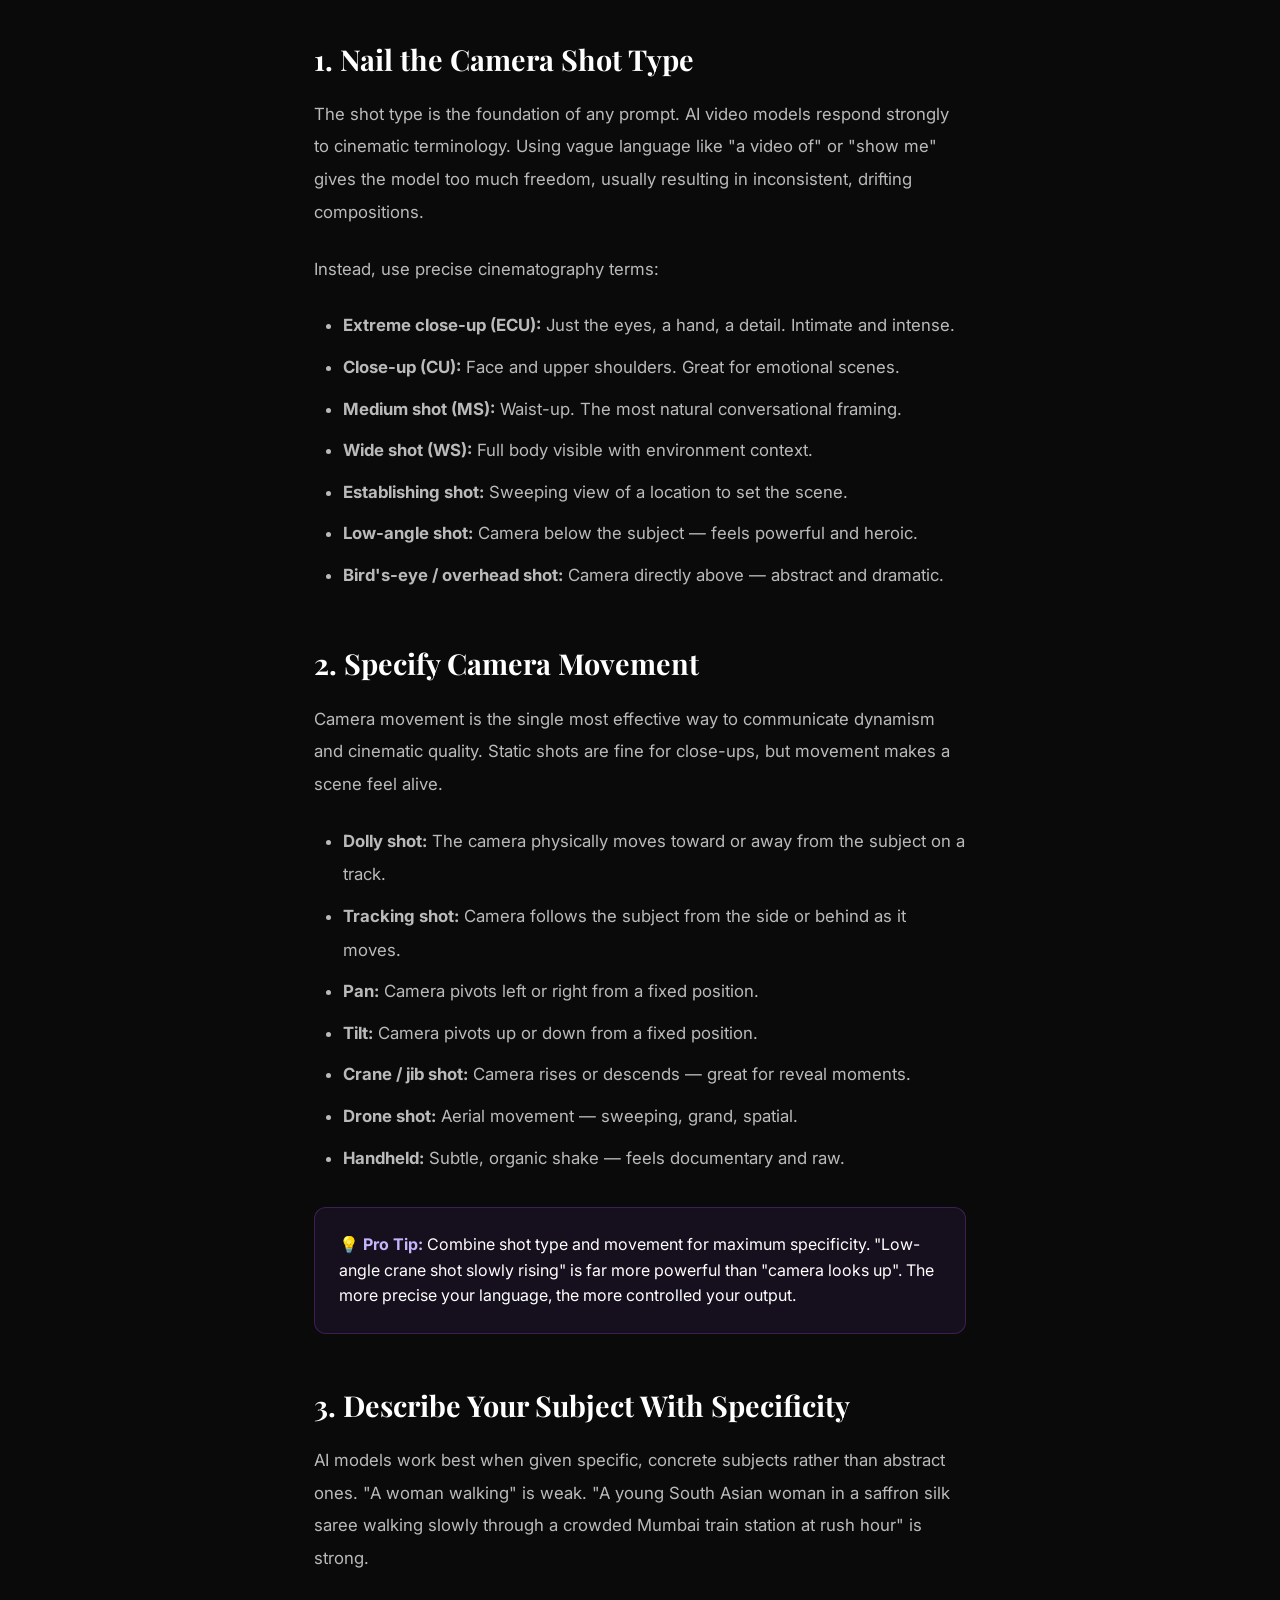
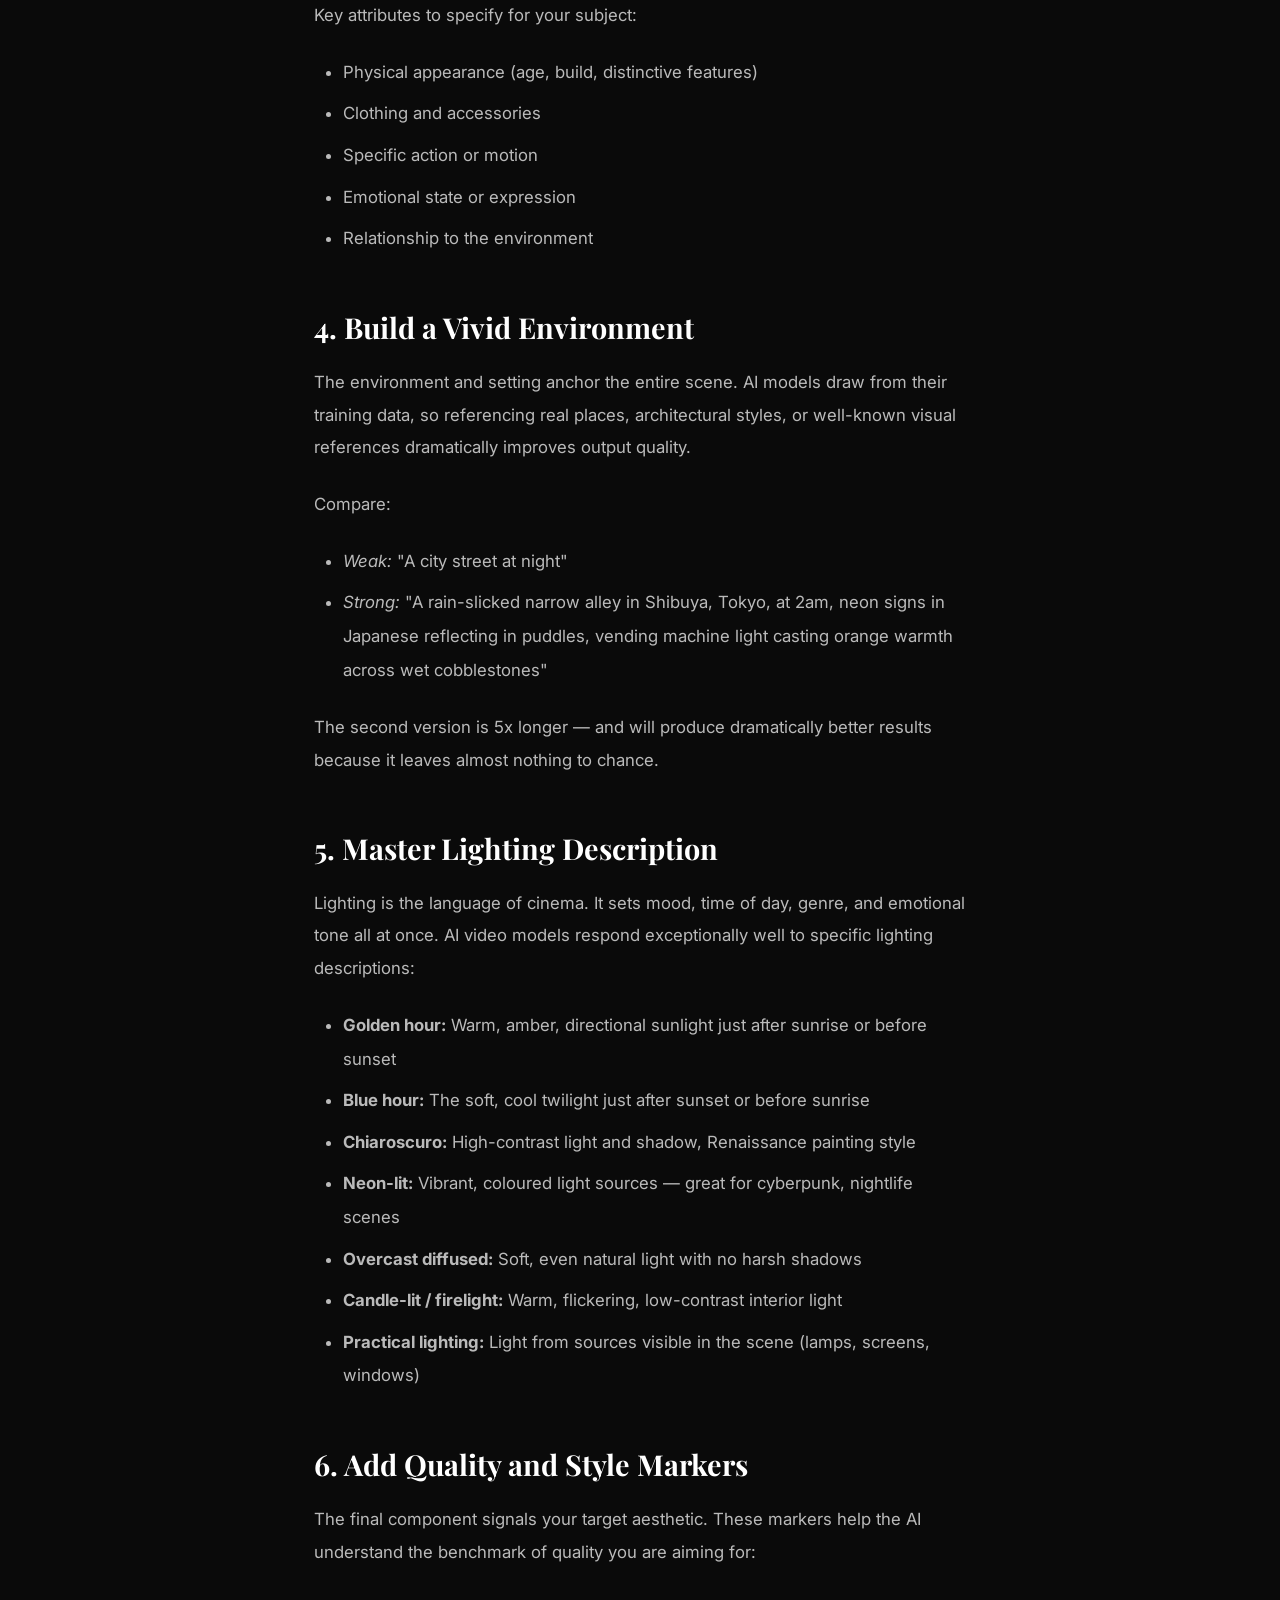
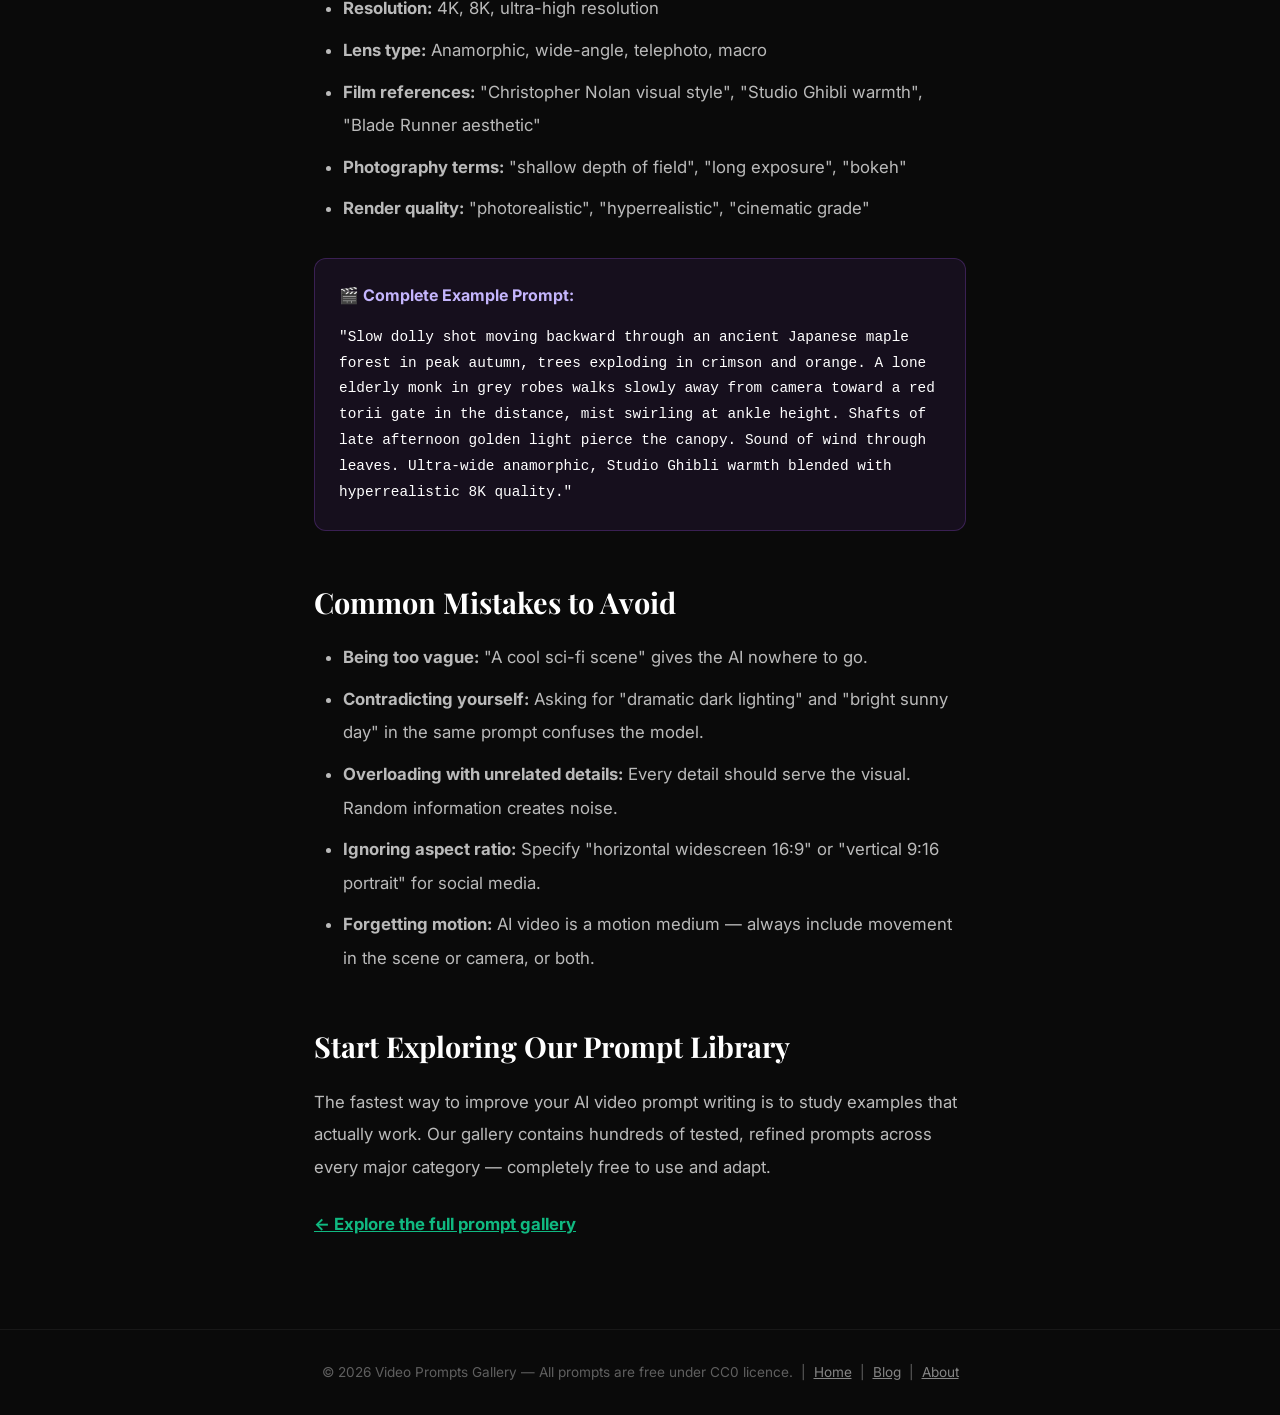
<file: templates/blog_how_to_write.html>
<!DOCTYPE html>
<html lang="en">
<head>
    <meta charset="UTF-8">
    <meta name="viewport" content="width=device-width, initial-scale=1.0">
    <title>How to Write AI Video Prompts That Actually Work — Video Prompts Gallery</title>
    <meta name="description" content="Learn the exact formula for writing AI video generation prompts that produce cinematic, professional results. Step-by-step guide covering camera movements, lighting, mood, and quality markers.">
    <link rel="canonical" href="https://video-prompts-gallery.onrender.com/blog/how-to-write-ai-video-prompts">
    <link rel="icon" type="image/png" href="/static/favicon.png">
    <meta name="google-adsense-account" content="ca-pub-5050768956635718">
    <script async src="https://pagead2.googlesyndication.com/pagead/js/adsbygoogle.js?client=ca-pub-5050768956635718" crossorigin="anonymous"></script>
    <link rel="stylesheet" href="/static/css/style.css">
    <link href="https://fonts.googleapis.com/css2?family=Inter:wght@300;400;500;600;700;800&family=Playfair+Display:wght@700;900&display=swap" rel="stylesheet">
    <style>
        .article-hero { padding: 7rem 5% 4rem; background: linear-gradient(180deg, #111 0%, #0a0a0a 100%); border-bottom: 1px solid rgba(255,255,255,0.06); }
        .article-hero h1 { font-family: 'Playfair Display', serif; font-size: clamp(2rem, 5vw, 3.5rem); font-weight: 900; margin-bottom: 1rem; max-width: 800px; line-height: 1.2; }
        .article-hero .meta { font-size: 0.9rem; color: rgba(255,255,255,0.4); }
        .article-body { max-width: 780px; margin: 0 auto; padding: 4rem 5%; }
        .article-body h2 { font-family: 'Playfair Display', serif; font-size: 1.8rem; margin: 3rem 0 1rem; }
        .article-body h3 { font-size: 1.2rem; font-weight: 700; margin: 2rem 0 0.8rem; color: rgba(255,255,255,0.9); }
        .article-body p { color: rgba(255,255,255,0.72); line-height: 1.95; margin-bottom: 1.5rem; font-size: 1.05rem; }
        .article-body ul, .article-body ol { color: rgba(255,255,255,0.72); line-height: 2; font-size: 1.05rem; padding-left: 1.8rem; margin-bottom: 1.5rem; }
        .article-body li { margin-bottom: 0.5rem; }
        .prompt-example { background: rgba(16,185,129,0.06); border: 1px solid rgba(16,185,129,0.2); border-left: 4px solid #10b981; border-radius: 8px; padding: 1.5rem; margin: 2rem 0; font-family: monospace; font-size: 0.95rem; color: rgba(255,255,255,0.85); line-height: 1.8; }
        .tip-box { background: rgba(168,85,247,0.08); border: 1px solid rgba(168,85,247,0.25); border-radius: 12px; padding: 1.5rem; margin: 2rem 0; }
        .tip-box strong { color: #c4b5fd; }
        .nav-back { display: inline-flex; align-items: center; gap: 0.5rem; color: rgba(255,255,255,0.5); text-decoration: none; font-size: 0.9rem; margin-bottom: 2rem; transition: color 0.2s; }
        .nav-back:hover { color: white; }
        .tag { display: inline-block; background: rgba(16,185,129,0.15); color: #10b981; font-size: 0.75rem; font-weight: 700; letter-spacing: 0.1em; text-transform: uppercase; padding: 0.3rem 0.8rem; border-radius: 20px; margin-bottom: 1.5rem; }
    </style>
</head>
<body>
    <nav class="vpg-nav">
        <div class="vpg-nav-inner">
            <a href="/" class="vpg-brand">Video Prompts Gallery</a>
            <div class="vpg-nav-links">
                <a href="/" class="vpg-nav-link">Gallery</a>
                <a href="/blog" class="vpg-nav-link">Blog</a>
                <a href="/about" class="vpg-nav-link">About</a>
                <a href="/contact" class="vpg-nav-link">Contact</a>
            </div>
        </div>
    </nav>

    <div class="article-hero">
        <div style="max-width:780px; margin:0 auto;">
            <a href="/blog" class="nav-back">← Back to Blog</a>
            <span class="tag">Beginner Guide</span>
            <h1>How to Write AI Video Prompts That Actually Work</h1>
            <p class="meta">10 min read &middot; April 2026 &middot; By the Video Prompts Gallery team</p>
        </div>
    </div>

    <div class="article-body">
        <p>Getting great results from AI video generators is harder than it looks. Tools like Runway ML, Pika Labs, and Kling AI can produce cinematic masterpieces — or blurry, incoherent nonsense — depending almost entirely on how well your prompt is written.</p>
        <p>After testing hundreds of prompts across every major AI video platform, we have identified a reliable formula that consistently produces stunning, professional-quality results. This guide will teach you exactly how to apply it.</p>

        <h2>The Anatomy of a Great AI Video Prompt</h2>
        <p>A high-performing AI video prompt typically contains six key components, arranged in a specific order. Think of it as writing a shot list for a film director who has never seen the real world:</p>
        <ol>
            <li><strong>Camera Shot Type</strong> — What kind of shot is it?</li>
            <li><strong>Camera Movement</strong> — How does the camera move through space?</li>
            <li><strong>Subject &amp; Action</strong> — What is the main subject doing?</li>
            <li><strong>Environment &amp; Setting</strong> — Where is this happening?</li>
            <li><strong>Lighting &amp; Atmosphere</strong> — What does it feel like visually?</li>
            <li><strong>Quality &amp; Style Markers</strong> — What is the target aesthetic and resolution?</li>
        </ol>

        <p>Here is an example of how these six elements combine into a finished prompt:</p>

        <div class="prompt-example">
            Low-angle tracking shot [1] slowly pushing forward [2] following a lone astronaut walking across a field of black volcanic rock [3] on the surface of Io, Jupiter looming enormous in the sky above [4]. Long shadows stretch across the alien terrain, pale blue Jupiter-light illuminating the scene with an eerie, otherworldly glow [5]. Ultra-wide anamorphic, photorealistic 8K, Interstellar visual style [6].
        </div>

        <h2>1. Nail the Camera Shot Type</h2>
        <p>The shot type is the foundation of any prompt. AI video models respond strongly to cinematic terminology. Using vague language like "a video of" or "show me" gives the model too much freedom, usually resulting in inconsistent, drifting compositions.</p>
        <p>Instead, use precise cinematography terms:</p>
        <ul>
            <li><strong>Extreme close-up (ECU):</strong> Just the eyes, a hand, a detail. Intimate and intense.</li>
            <li><strong>Close-up (CU):</strong> Face and upper shoulders. Great for emotional scenes.</li>
            <li><strong>Medium shot (MS):</strong> Waist-up. The most natural conversational framing.</li>
            <li><strong>Wide shot (WS):</strong> Full body visible with environment context.</li>
            <li><strong>Establishing shot:</strong> Sweeping view of a location to set the scene.</li>
            <li><strong>Low-angle shot:</strong> Camera below the subject — feels powerful and heroic.</li>
            <li><strong>Bird's-eye / overhead shot:</strong> Camera directly above — abstract and dramatic.</li>
        </ul>

        <h2>2. Specify Camera Movement</h2>
        <p>Camera movement is the single most effective way to communicate dynamism and cinematic quality. Static shots are fine for close-ups, but movement makes a scene feel alive.</p>
        <ul>
            <li><strong>Dolly shot:</strong> The camera physically moves toward or away from the subject on a track.</li>
            <li><strong>Tracking shot:</strong> Camera follows the subject from the side or behind as it moves.</li>
            <li><strong>Pan:</strong> Camera pivots left or right from a fixed position.</li>
            <li><strong>Tilt:</strong> Camera pivots up or down from a fixed position.</li>
            <li><strong>Crane / jib shot:</strong> Camera rises or descends — great for reveal moments.</li>
            <li><strong>Drone shot:</strong> Aerial movement — sweeping, grand, spatial.</li>
            <li><strong>Handheld:</strong> Subtle, organic shake — feels documentary and raw.</li>
        </ul>

        <div class="tip-box">
            <strong>💡 Pro Tip:</strong> Combine shot type and movement for maximum specificity. "Low-angle crane shot slowly rising" is far more powerful than "camera looks up". The more precise your language, the more controlled your output.
        </div>

        <h2>3. Describe Your Subject With Specificity</h2>
        <p>AI models work best when given specific, concrete subjects rather than abstract ones. "A woman walking" is weak. "A young South Asian woman in a saffron silk saree walking slowly through a crowded Mumbai train station at rush hour" is strong.</p>
        <p>Key attributes to specify for your subject:</p>
        <ul>
            <li>Physical appearance (age, build, distinctive features)</li>
            <li>Clothing and accessories</li>
            <li>Specific action or motion</li>
            <li>Emotional state or expression</li>
            <li>Relationship to the environment</li>
        </ul>

        <h2>4. Build a Vivid Environment</h2>
        <p>The environment and setting anchor the entire scene. AI models draw from their training data, so referencing real places, architectural styles, or well-known visual references dramatically improves output quality.</p>
        <p>Compare:</p>
        <ul>
            <li><em>Weak:</em> "A city street at night"</li>
            <li><em>Strong:</em> "A rain-slicked narrow alley in Shibuya, Tokyo, at 2am, neon signs in Japanese reflecting in puddles, vending machine light casting orange warmth across wet cobblestones"</li>
        </ul>
        <p>The second version is 5x longer — and will produce dramatically better results because it leaves almost nothing to chance.</p>

        <h2>5. Master Lighting Description</h2>
        <p>Lighting is the language of cinema. It sets mood, time of day, genre, and emotional tone all at once. AI video models respond exceptionally well to specific lighting descriptions:</p>
        <ul>
            <li><strong>Golden hour:</strong> Warm, amber, directional sunlight just after sunrise or before sunset</li>
            <li><strong>Blue hour:</strong> The soft, cool twilight just after sunset or before sunrise</li>
            <li><strong>Chiaroscuro:</strong> High-contrast light and shadow, Renaissance painting style</li>
            <li><strong>Neon-lit:</strong> Vibrant, coloured light sources — great for cyberpunk, nightlife scenes</li>
            <li><strong>Overcast diffused:</strong> Soft, even natural light with no harsh shadows</li>
            <li><strong>Candle-lit / firelight:</strong> Warm, flickering, low-contrast interior light</li>
            <li><strong>Practical lighting:</strong> Light from sources visible in the scene (lamps, screens, windows)</li>
        </ul>

        <h2>6. Add Quality and Style Markers</h2>
        <p>The final component signals your target aesthetic. These markers help the AI understand the benchmark of quality you are aiming for:</p>
        <ul>
            <li><strong>Resolution:</strong> 4K, 8K, ultra-high resolution</li>
            <li><strong>Lens type:</strong> Anamorphic, wide-angle, telephoto, macro</li>
            <li><strong>Film references:</strong> "Christopher Nolan visual style", "Studio Ghibli warmth", "Blade Runner aesthetic"</li>
            <li><strong>Photography terms:</strong> "shallow depth of field", "long exposure", "bokeh"</li>
            <li><strong>Render quality:</strong> "photorealistic", "hyperrealistic", "cinematic grade"</li>
        </ul>

        <div class="tip-box">
            <strong>🎬 Complete Example Prompt:</strong>
            <div style="margin-top:1rem; font-family:monospace; font-size:0.9rem; line-height:1.8;">
                "Slow dolly shot moving backward through an ancient Japanese maple forest in peak autumn, trees exploding in crimson and orange. A lone elderly monk in grey robes walks slowly away from camera toward a red torii gate in the distance, mist swirling at ankle height. Shafts of late afternoon golden light pierce the canopy. Sound of wind through leaves. Ultra-wide anamorphic, Studio Ghibli warmth blended with hyperrealistic 8K quality."
            </div>
        </div>

        <h2>Common Mistakes to Avoid</h2>
        <ul>
            <li><strong>Being too vague:</strong> "A cool sci-fi scene" gives the AI nowhere to go.</li>
            <li><strong>Contradicting yourself:</strong> Asking for "dramatic dark lighting" and "bright sunny day" in the same prompt confuses the model.</li>
            <li><strong>Overloading with unrelated details:</strong> Every detail should serve the visual. Random information creates noise.</li>
            <li><strong>Ignoring aspect ratio:</strong> Specify "horizontal widescreen 16:9" or "vertical 9:16 portrait" for social media.</li>
            <li><strong>Forgetting motion:</strong> AI video is a motion medium — always include movement in the scene or camera, or both.</li>
        </ul>

        <h2>Start Exploring Our Prompt Library</h2>
        <p>The fastest way to improve your AI video prompt writing is to study examples that actually work. Our gallery contains hundreds of tested, refined prompts across every major category — completely free to use and adapt.</p>
        <p><a href="/" style="color:#10b981; font-weight:700;">← Explore the full prompt gallery</a></p>
    </div>

    <footer style="border-top:1px solid rgba(255,255,255,0.06); padding:2rem 5%; text-align:center; color:rgba(255,255,255,0.35); font-size:0.85rem;">
        &copy; 2026 Video Prompts Gallery &mdash; All prompts are free under CC0 licence.
        &nbsp;|&nbsp; <a href="/" style="color:rgba(255,255,255,0.5);">Home</a>
        &nbsp;|&nbsp; <a href="/blog" style="color:rgba(255,255,255,0.5);">Blog</a>
        &nbsp;|&nbsp; <a href="/about" style="color:rgba(255,255,255,0.5);">About</a>
    </footer>
</body>
</html>
</file>
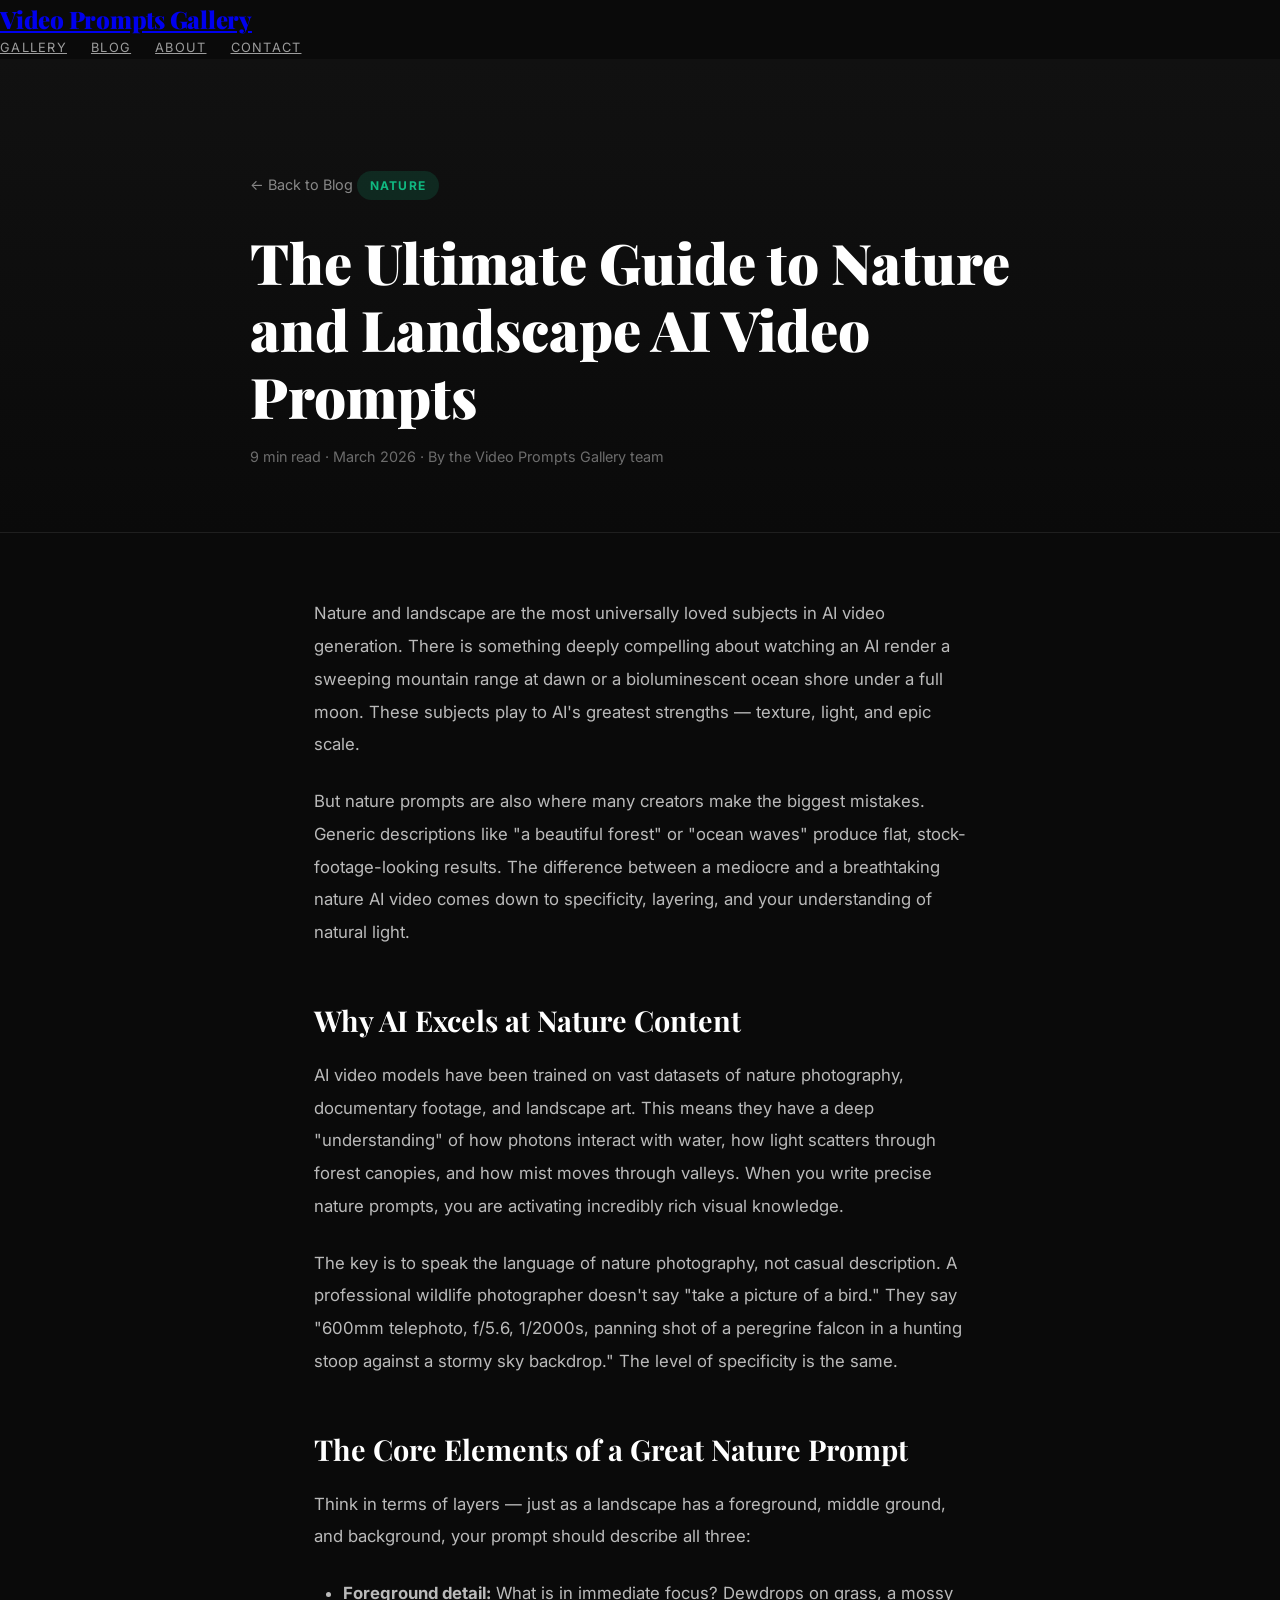
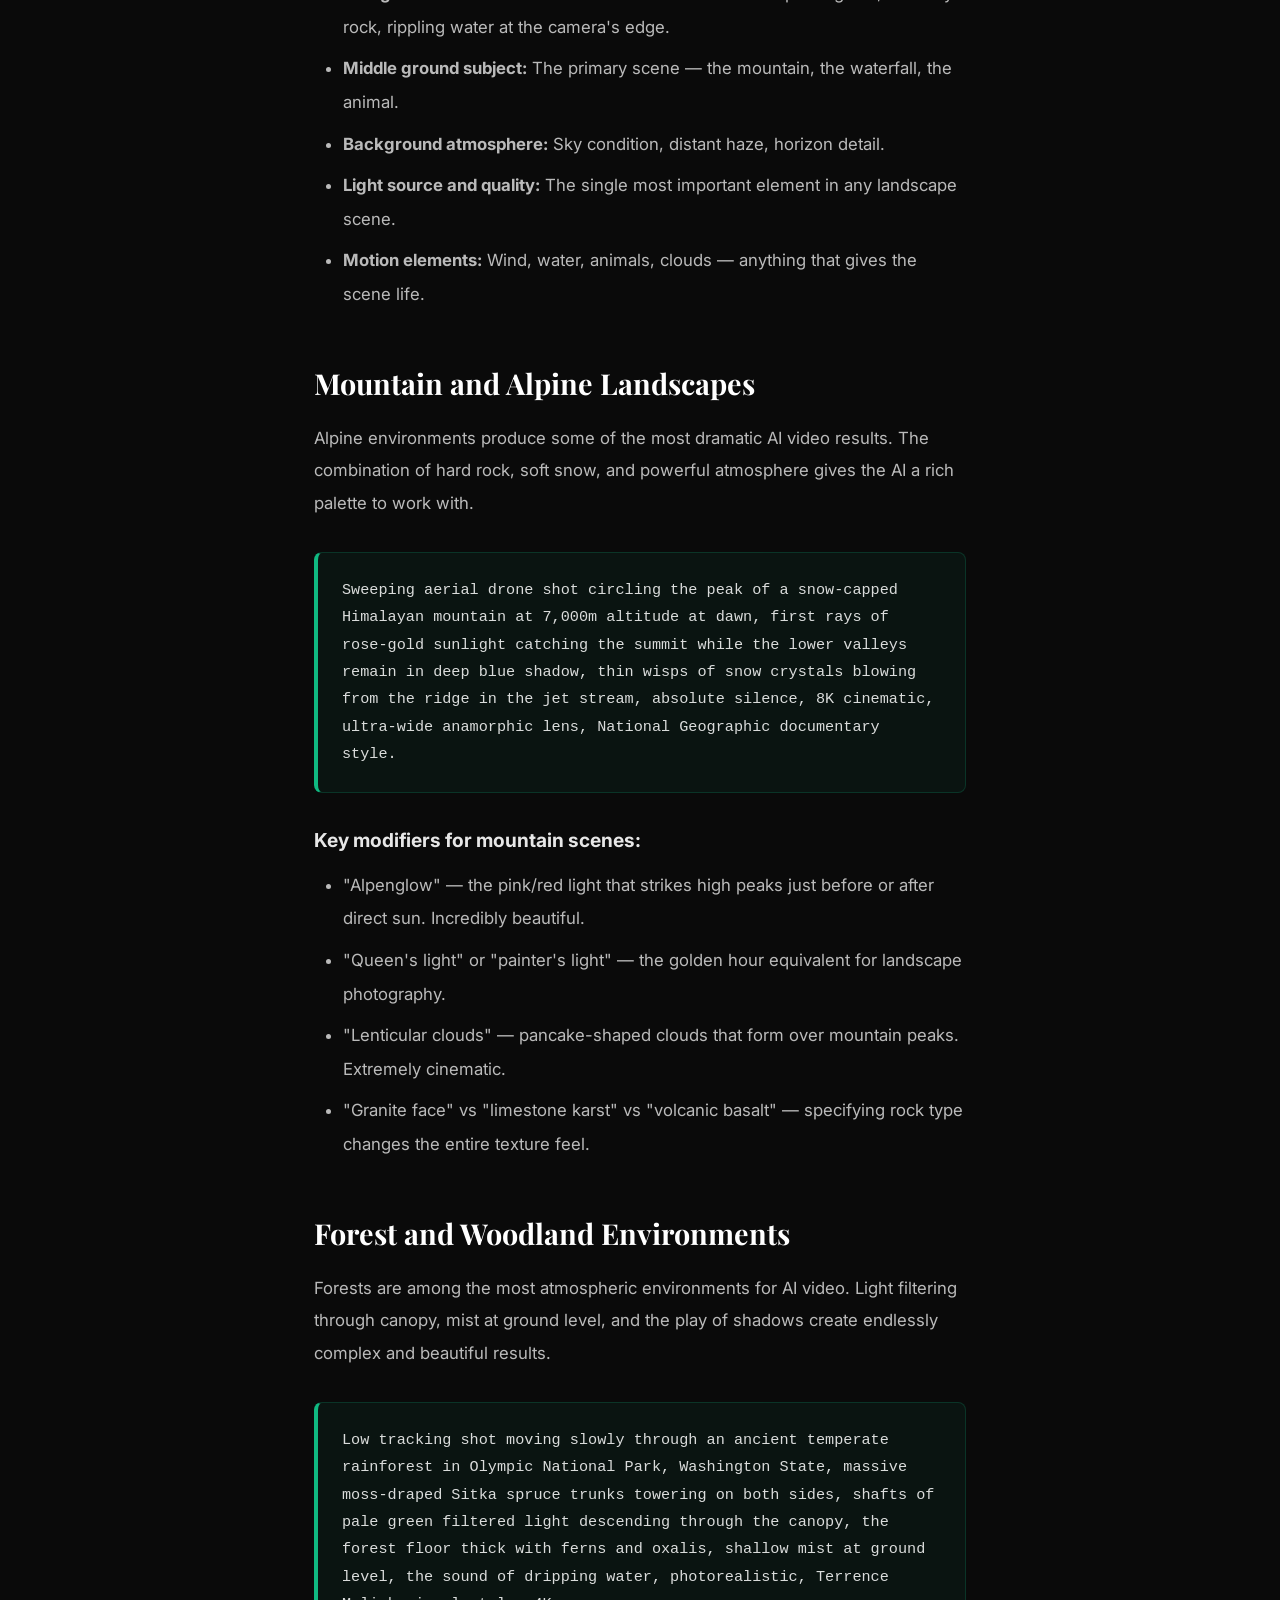
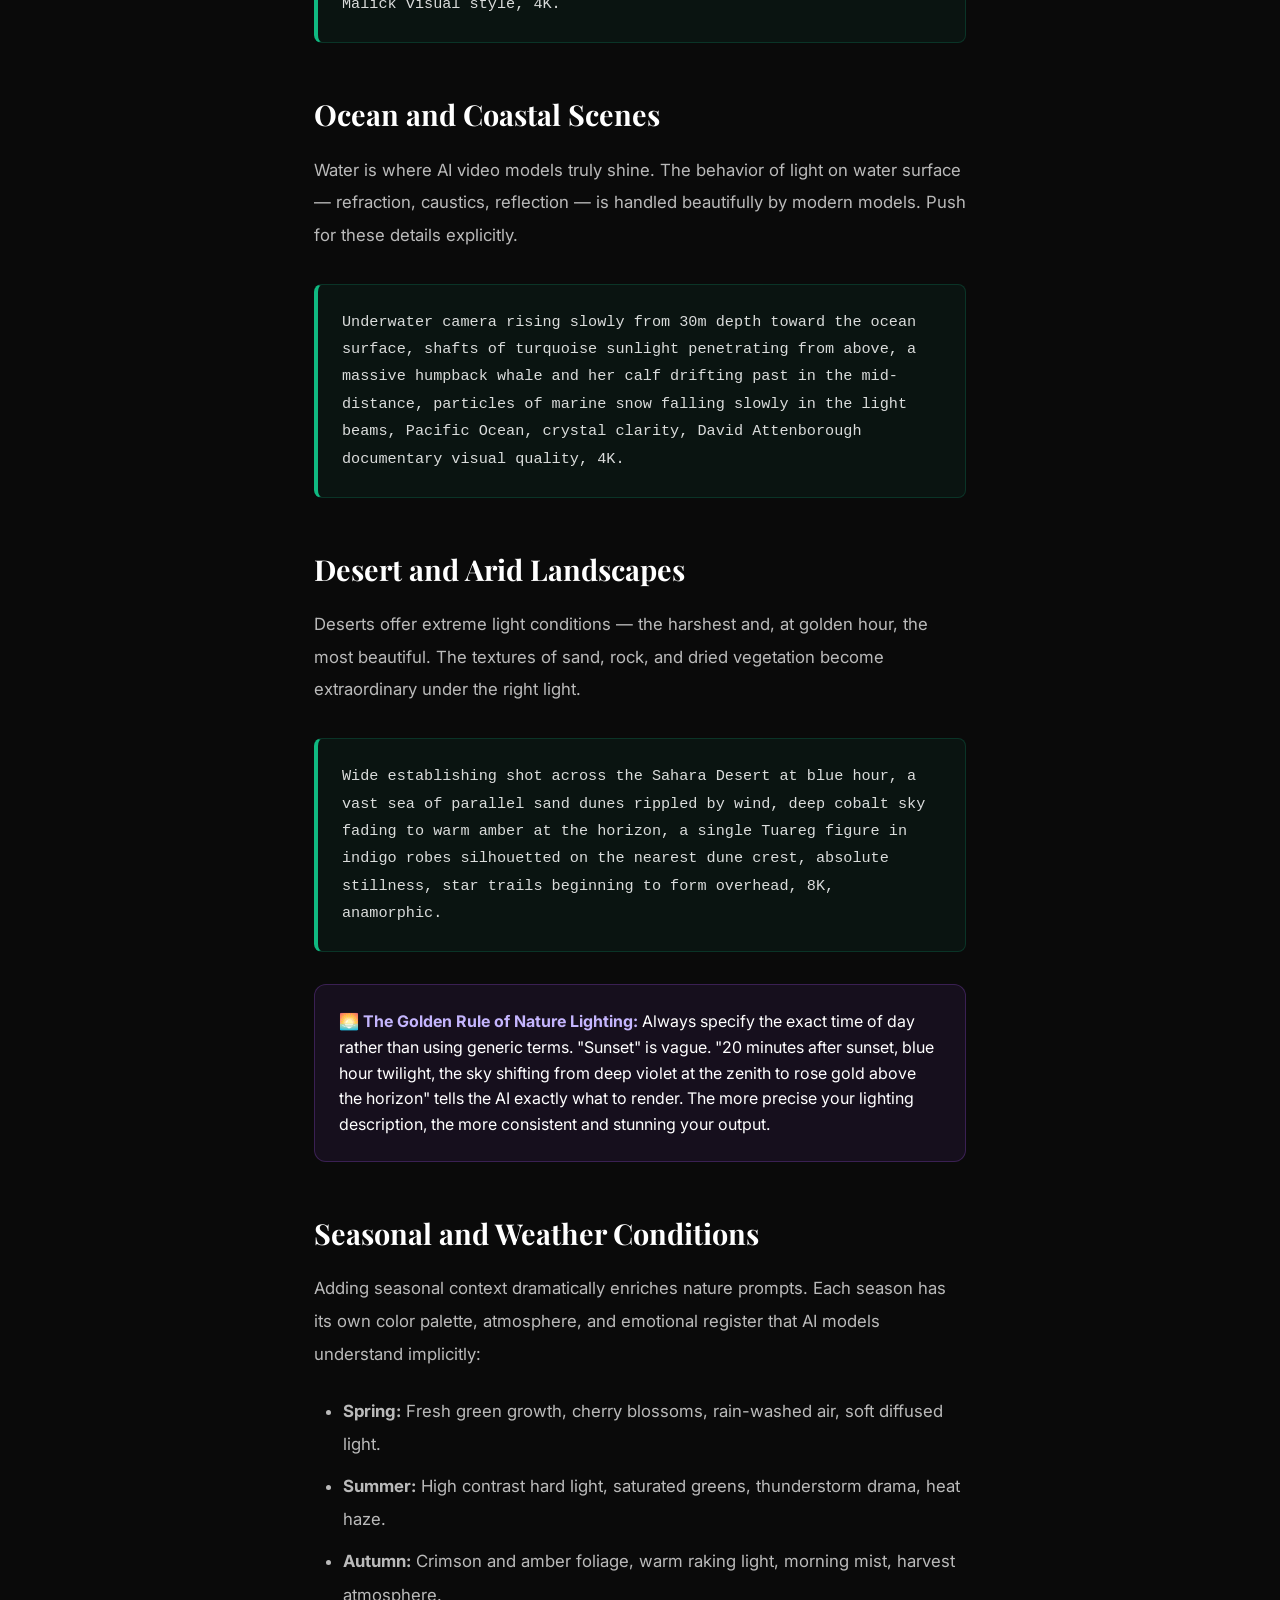
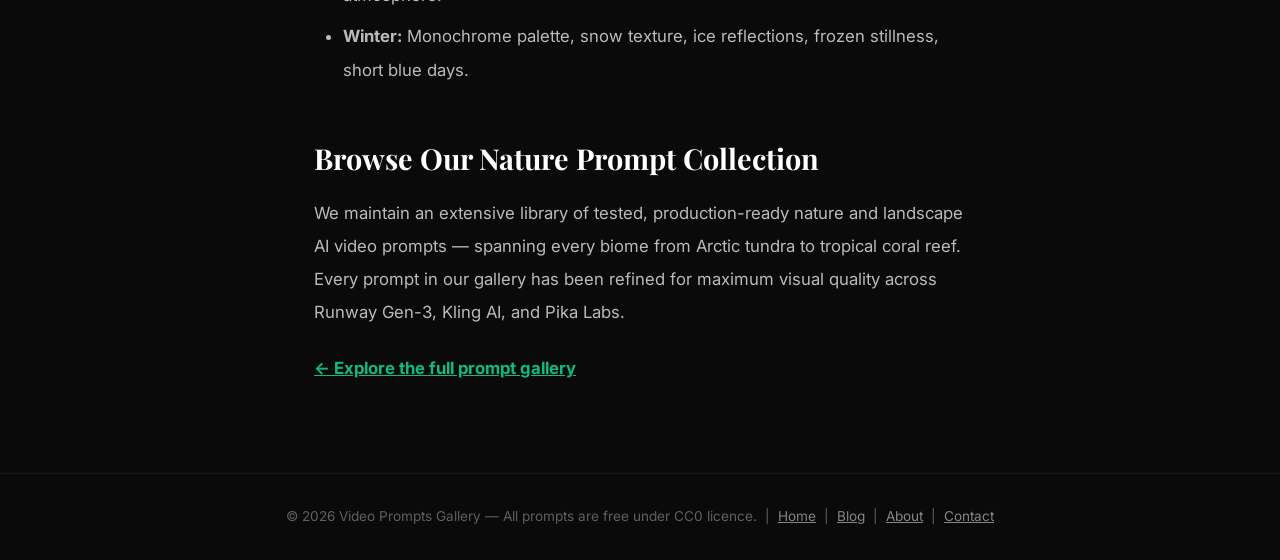
<file: templates/blog_nature_landscape.html>
<!DOCTYPE html>
<html lang="en">
<head>
    <meta charset="UTF-8">
    <meta name="viewport" content="width=device-width, initial-scale=1.0">
    <title>The Ultimate Guide to Nature and Landscape AI Video Prompts — Video Prompts Gallery</title>
    <meta name="description" content="Master the art of AI-generated nature and landscape videos. From mountain vistas to deep ocean floors — our comprehensive guide covers every biome and lighting condition.">
    <link rel="canonical" href="https://video-prompts-gallery.onrender.com/blog/nature-landscape-prompts">
    <link rel="icon" type="image/png" href="/static/favicon.png">
    <meta name="google-adsense-account" content="ca-pub-5050768956635718">
    <script async src="https://pagead2.googlesyndication.com/pagead/js/adsbygoogle.js?client=ca-pub-5050768956635718" crossorigin="anonymous"></script>
    <link rel="stylesheet" href="/static/css/style.css">
    <link href="https://fonts.googleapis.com/css2?family=Inter:wght@300;400;500;600;700;800&family=Playfair+Display:wght@700;900&display=swap" rel="stylesheet">
    <style>
        .article-hero { padding: 7rem 5% 4rem; background: linear-gradient(180deg, #111 0%, #0a0a0a 100%); border-bottom: 1px solid rgba(255,255,255,0.06); }
        .article-hero h1 { font-family: 'Playfair Display', serif; font-size: clamp(2rem, 5vw, 3.5rem); font-weight: 900; margin-bottom: 1rem; max-width: 800px; line-height: 1.2; }
        .article-hero .meta { font-size: 0.9rem; color: rgba(255,255,255,0.4); }
        .article-body { max-width: 780px; margin: 0 auto; padding: 4rem 5%; }
        .article-body h2 { font-family: 'Playfair Display', serif; font-size: 1.8rem; margin: 3rem 0 1rem; }
        .article-body h3 { font-size: 1.2rem; font-weight: 700; margin: 2rem 0 0.8rem; color: rgba(255,255,255,0.9); }
        .article-body p { color: rgba(255,255,255,0.72); line-height: 1.95; margin-bottom: 1.5rem; font-size: 1.05rem; }
        .article-body ul, .article-body ol { color: rgba(255,255,255,0.72); line-height: 2; font-size: 1.05rem; padding-left: 1.8rem; margin-bottom: 1.5rem; }
        .article-body li { margin-bottom: 0.5rem; }
        .prompt-example { background: rgba(16,185,129,0.06); border: 1px solid rgba(16,185,129,0.2); border-left: 4px solid #10b981; border-radius: 8px; padding: 1.5rem; margin: 2rem 0; font-family: monospace; font-size: 0.95rem; color: rgba(255,255,255,0.85); line-height: 1.8; }
        .tip-box { background: rgba(168,85,247,0.08); border: 1px solid rgba(168,85,247,0.25); border-radius: 12px; padding: 1.5rem; margin: 2rem 0; }
        .tip-box strong { color: #c4b5fd; }
        .nav-back { display: inline-flex; align-items: center; gap: 0.5rem; color: rgba(255,255,255,0.5); text-decoration: none; font-size: 0.9rem; margin-bottom: 2rem; transition: color 0.2s; }
        .nav-back:hover { color: white; }
        .tag { display: inline-block; background: rgba(16,185,129,0.15); color: #10b981; font-size: 0.75rem; font-weight: 700; letter-spacing: 0.1em; text-transform: uppercase; padding: 0.3rem 0.8rem; border-radius: 20px; margin-bottom: 1.5rem; }
    </style>
</head>
<body>
    <nav class="vpg-nav">
        <div class="vpg-nav-inner">
            <a href="/" class="vpg-brand">Video Prompts Gallery</a>
            <div class="vpg-nav-links">
                <a href="/" class="vpg-nav-link">Gallery</a>
                <a href="/blog" class="vpg-nav-link">Blog</a>
                <a href="/about" class="vpg-nav-link">About</a>
                <a href="/contact" class="vpg-nav-link">Contact</a>
            </div>
        </div>
    </nav>

    <div class="article-hero">
        <div style="max-width:780px; margin:0 auto;">
            <a href="/blog" class="nav-back">← Back to Blog</a>
            <span class="tag">Nature</span>
            <h1>The Ultimate Guide to Nature and Landscape AI Video Prompts</h1>
            <p class="meta">9 min read &middot; March 2026 &middot; By the Video Prompts Gallery team</p>
        </div>
    </div>

    <div class="article-body">
        <p>Nature and landscape are the most universally loved subjects in AI video generation. There is something deeply compelling about watching an AI render a sweeping mountain range at dawn or a bioluminescent ocean shore under a full moon. These subjects play to AI's greatest strengths — texture, light, and epic scale.</p>
        <p>But nature prompts are also where many creators make the biggest mistakes. Generic descriptions like "a beautiful forest" or "ocean waves" produce flat, stock-footage-looking results. The difference between a mediocre and a breathtaking nature AI video comes down to specificity, layering, and your understanding of natural light.</p>

        <h2>Why AI Excels at Nature Content</h2>
        <p>AI video models have been trained on vast datasets of nature photography, documentary footage, and landscape art. This means they have a deep "understanding" of how photons interact with water, how light scatters through forest canopies, and how mist moves through valleys. When you write precise nature prompts, you are activating incredibly rich visual knowledge.</p>
        <p>The key is to speak the language of nature photography, not casual description. A professional wildlife photographer doesn't say "take a picture of a bird." They say "600mm telephoto, f/5.6, 1/2000s, panning shot of a peregrine falcon in a hunting stoop against a stormy sky backdrop." The level of specificity is the same.</p>

        <h2>The Core Elements of a Great Nature Prompt</h2>
        <p>Think in terms of layers — just as a landscape has a foreground, middle ground, and background, your prompt should describe all three:</p>
        <ul>
            <li><strong>Foreground detail:</strong> What is in immediate focus? Dewdrops on grass, a mossy rock, rippling water at the camera's edge.</li>
            <li><strong>Middle ground subject:</strong> The primary scene — the mountain, the waterfall, the animal.</li>
            <li><strong>Background atmosphere:</strong> Sky condition, distant haze, horizon detail.</li>
            <li><strong>Light source and quality:</strong> The single most important element in any landscape scene.</li>
            <li><strong>Motion elements:</strong> Wind, water, animals, clouds — anything that gives the scene life.</li>
        </ul>

        <h2>Mountain and Alpine Landscapes</h2>
        <p>Alpine environments produce some of the most dramatic AI video results. The combination of hard rock, soft snow, and powerful atmosphere gives the AI a rich palette to work with.</p>

        <div class="prompt-example">
            Sweeping aerial drone shot circling the peak of a snow-capped Himalayan mountain at 7,000m altitude at dawn, first rays of rose-gold sunlight catching the summit while the lower valleys remain in deep blue shadow, thin wisps of snow crystals blowing from the ridge in the jet stream, absolute silence, 8K cinematic, ultra-wide anamorphic lens, National Geographic documentary style.
        </div>

        <h3>Key modifiers for mountain scenes:</h3>
        <ul>
            <li>"Alpenglow" — the pink/red light that strikes high peaks just before or after direct sun. Incredibly beautiful.</li>
            <li>"Queen's light" or "painter's light" — the golden hour equivalent for landscape photography.</li>
            <li>"Lenticular clouds" — pancake-shaped clouds that form over mountain peaks. Extremely cinematic.</li>
            <li>"Granite face" vs "limestone karst" vs "volcanic basalt" — specifying rock type changes the entire texture feel.</li>
        </ul>

        <h2>Forest and Woodland Environments</h2>
        <p>Forests are among the most atmospheric environments for AI video. Light filtering through canopy, mist at ground level, and the play of shadows create endlessly complex and beautiful results.</p>

        <div class="prompt-example">
            Low tracking shot moving slowly through an ancient temperate rainforest in Olympic National Park, Washington State, massive moss-draped Sitka spruce trunks towering on both sides, shafts of pale green filtered light descending through the canopy, the forest floor thick with ferns and oxalis, shallow mist at ground level, the sound of dripping water, photorealistic, Terrence Malick visual style, 4K.
        </div>

        <h2>Ocean and Coastal Scenes</h2>
        <p>Water is where AI video models truly shine. The behavior of light on water surface — refraction, caustics, reflection — is handled beautifully by modern models. Push for these details explicitly.</p>

        <div class="prompt-example">
            Underwater camera rising slowly from 30m depth toward the ocean surface, shafts of turquoise sunlight penetrating from above, a massive humpback whale and her calf drifting past in the mid-distance, particles of marine snow falling slowly in the light beams, Pacific Ocean, crystal clarity, David Attenborough documentary visual quality, 4K.
        </div>

        <h2>Desert and Arid Landscapes</h2>
        <p>Deserts offer extreme light conditions — the harshest and, at golden hour, the most beautiful. The textures of sand, rock, and dried vegetation become extraordinary under the right light.</p>

        <div class="prompt-example">
            Wide establishing shot across the Sahara Desert at blue hour, a vast sea of parallel sand dunes rippled by wind, deep cobalt sky fading to warm amber at the horizon, a single Tuareg figure in indigo robes silhouetted on the nearest dune crest, absolute stillness, star trails beginning to form overhead, 8K, anamorphic.
        </div>

        <div class="tip-box">
            <strong>🌅 The Golden Rule of Nature Lighting:</strong> Always specify the exact time of day rather than using generic terms. "Sunset" is vague. "20 minutes after sunset, blue hour twilight, the sky shifting from deep violet at the zenith to rose gold above the horizon" tells the AI exactly what to render. The more precise your lighting description, the more consistent and stunning your output.
        </div>

        <h2>Seasonal and Weather Conditions</h2>
        <p>Adding seasonal context dramatically enriches nature prompts. Each season has its own color palette, atmosphere, and emotional register that AI models understand implicitly:</p>
        <ul>
            <li><strong>Spring:</strong> Fresh green growth, cherry blossoms, rain-washed air, soft diffused light.</li>
            <li><strong>Summer:</strong> High contrast hard light, saturated greens, thunderstorm drama, heat haze.</li>
            <li><strong>Autumn:</strong> Crimson and amber foliage, warm raking light, morning mist, harvest atmosphere.</li>
            <li><strong>Winter:</strong> Monochrome palette, snow texture, ice reflections, frozen stillness, short blue days.</li>
        </ul>

        <h2>Browse Our Nature Prompt Collection</h2>
        <p>We maintain an extensive library of tested, production-ready nature and landscape AI video prompts — spanning every biome from Arctic tundra to tropical coral reef. Every prompt in our gallery has been refined for maximum visual quality across Runway Gen-3, Kling AI, and Pika Labs.</p>
        <p><a href="/" style="color:#10b981; font-weight:700;">← Explore the full prompt gallery</a></p>
    </div>

    <footer style="border-top:1px solid rgba(255,255,255,0.06); padding:2rem 5%; text-align:center; color:rgba(255,255,255,0.35); font-size:0.85rem;">
        &copy; 2026 Video Prompts Gallery &mdash; All prompts are free under CC0 licence.
        &nbsp;|&nbsp; <a href="/" style="color:rgba(255,255,255,0.5);">Home</a>
        &nbsp;|&nbsp; <a href="/blog" style="color:rgba(255,255,255,0.5);">Blog</a>
        &nbsp;|&nbsp; <a href="/about" style="color:rgba(255,255,255,0.5);">About</a>
        &nbsp;|&nbsp; <a href="/contact" style="color:rgba(255,255,255,0.5);">Contact</a>
    </footer>
</body>
</html>
</file>
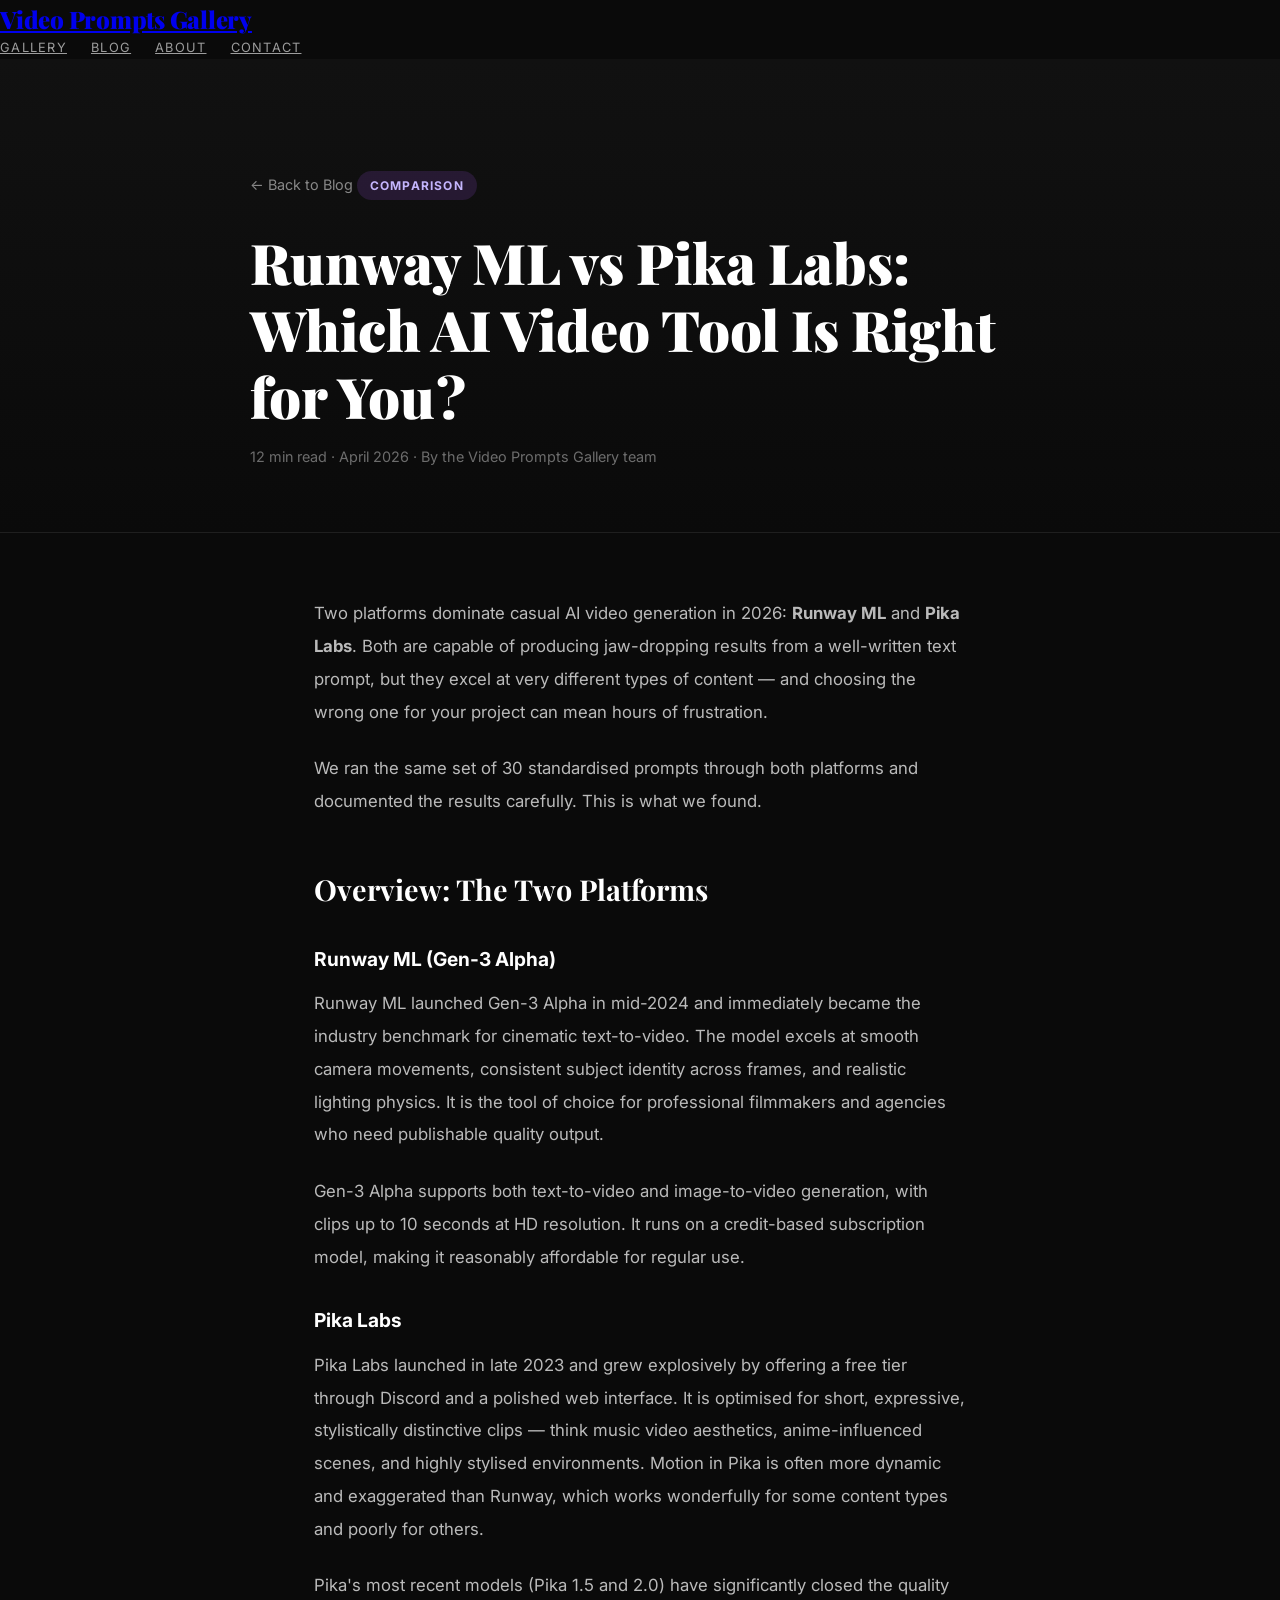
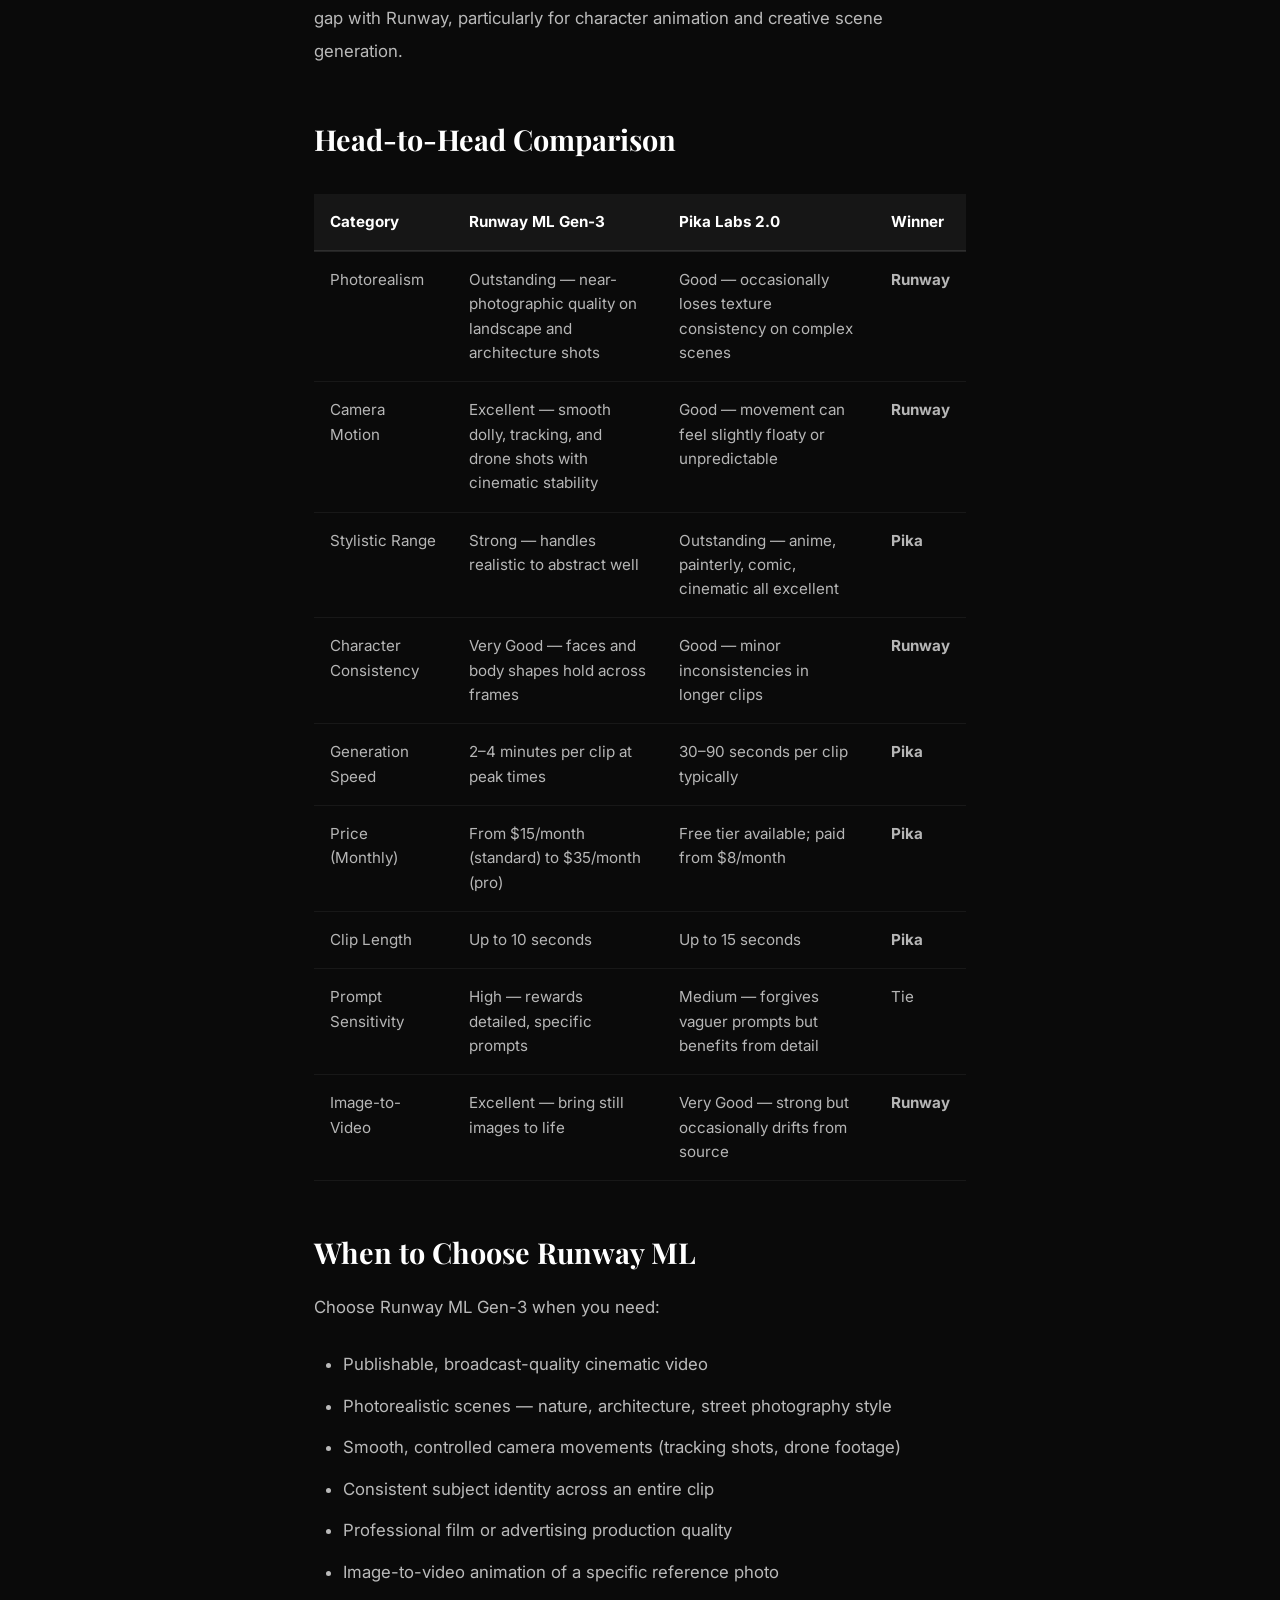
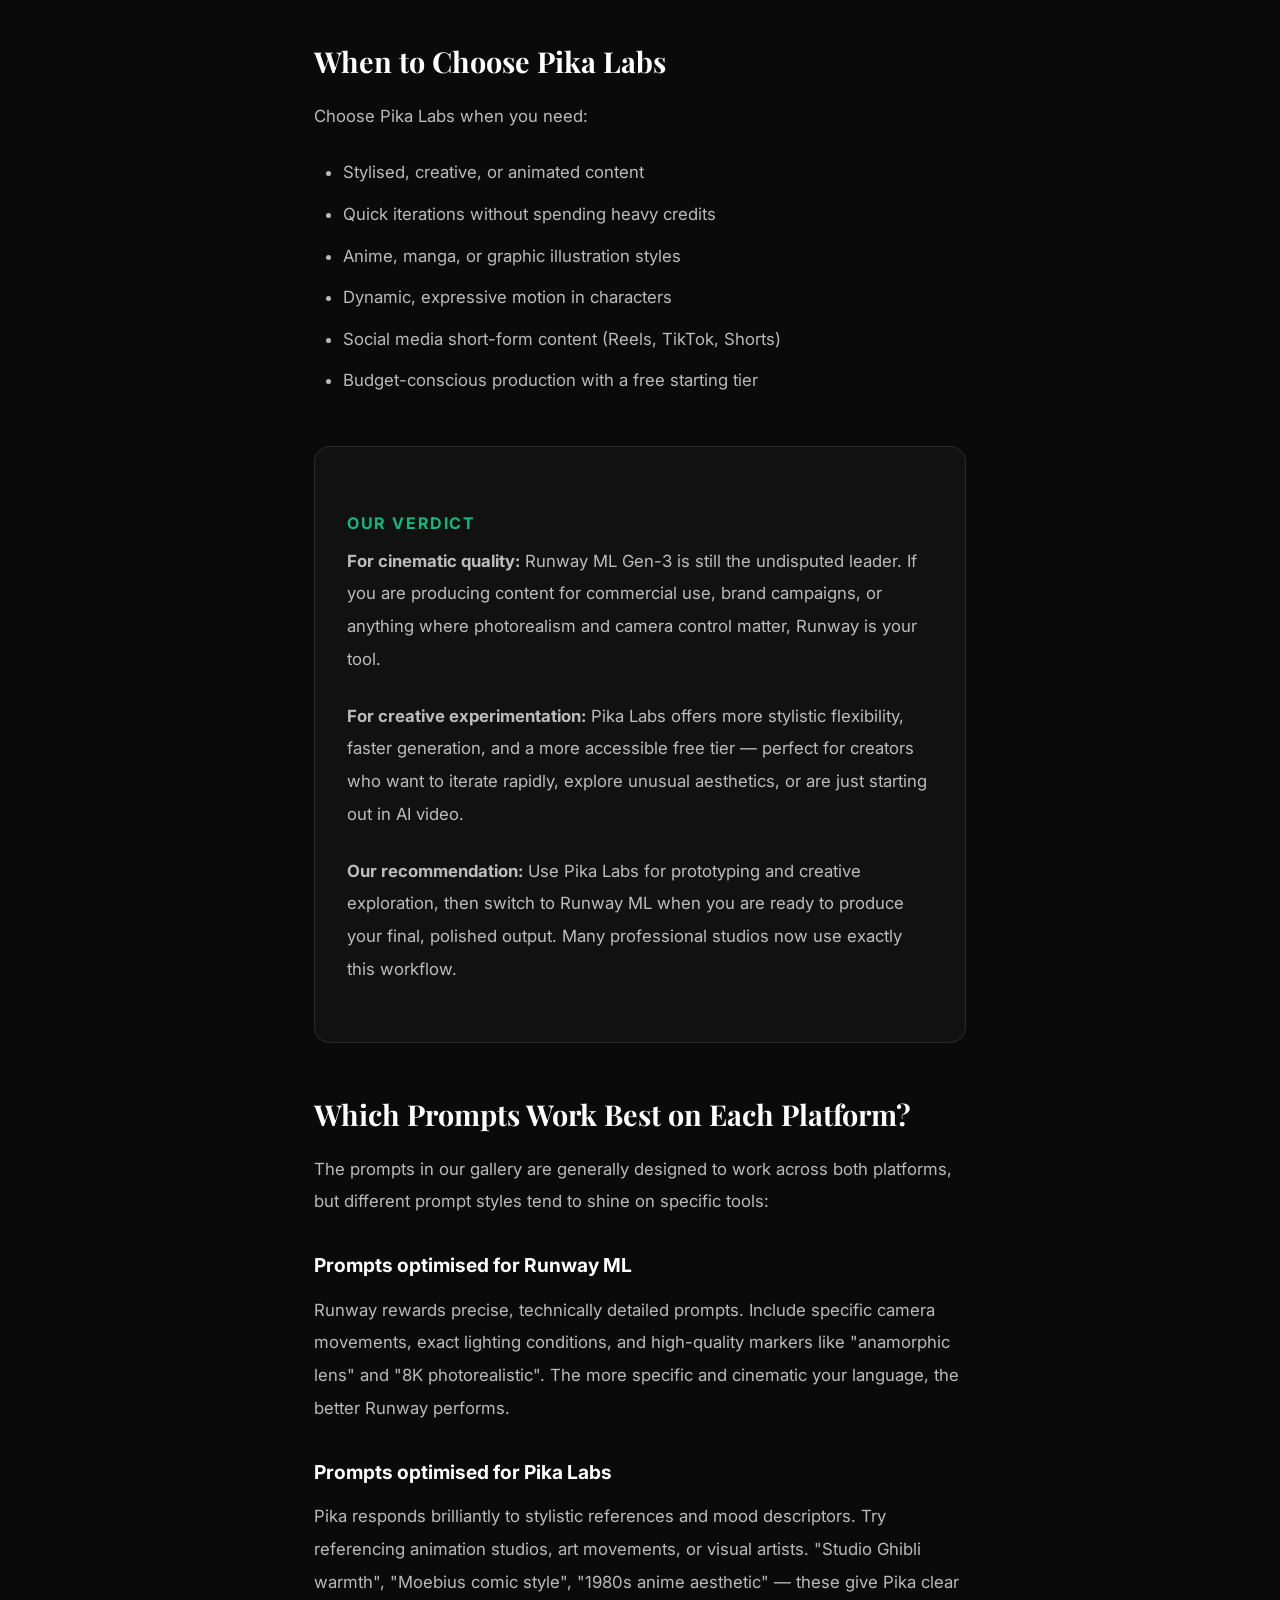
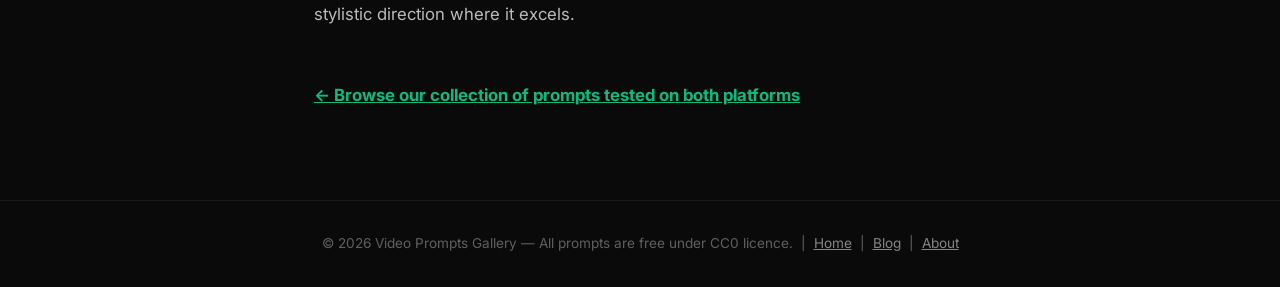
<file: templates/blog_runway_vs_pika.html>
<!DOCTYPE html>
<html lang="en">
<head>
    <meta charset="UTF-8">
    <meta name="viewport" content="width=device-width, initial-scale=1.0">
    <title>Runway ML vs Pika Labs: Which AI Video Tool Is Right for You? — Video Prompts Gallery</title>
    <meta name="description" content="A detailed comparison of Runway ML Gen-3 and Pika Labs. We tested identical prompts on both platforms to find out which AI video generator wins for quality, speed, and ease of use.">
    <link rel="canonical" href="https://video-prompts-gallery.onrender.com/blog/runway-ml-vs-pika-labs">
    <link rel="icon" type="image/png" href="/static/favicon.png">
    <meta name="google-adsense-account" content="ca-pub-5050768956635718">
    <script async src="https://pagead2.googlesyndication.com/pagead/js/adsbygoogle.js?client=ca-pub-5050768956635718" crossorigin="anonymous"></script>
    <link rel="stylesheet" href="/static/css/style.css">
    <link href="https://fonts.googleapis.com/css2?family=Inter:wght@300;400;500;600;700;800&family=Playfair+Display:wght@700;900&display=swap" rel="stylesheet">
    <style>
        .article-hero { padding: 7rem 5% 4rem; background: linear-gradient(180deg, #111 0%, #0a0a0a 100%); border-bottom: 1px solid rgba(255,255,255,0.06); }
        .article-hero h1 { font-family: 'Playfair Display', serif; font-size: clamp(2rem, 5vw, 3.5rem); font-weight: 900; margin-bottom: 1rem; max-width: 800px; line-height: 1.2; }
        .article-hero .meta { font-size: 0.9rem; color: rgba(255,255,255,0.4); }
        .article-body { max-width: 780px; margin: 0 auto; padding: 4rem 5%; }
        .article-body h2 { font-family: 'Playfair Display', serif; font-size: 1.8rem; margin: 3rem 0 1rem; }
        .article-body h3 { font-size: 1.2rem; font-weight: 700; margin: 2rem 0 0.8rem; }
        .article-body p { color: rgba(255,255,255,0.72); line-height: 1.95; margin-bottom: 1.5rem; font-size: 1.05rem; }
        .article-body ul, .article-body ol { color: rgba(255,255,255,0.72); line-height: 2; font-size: 1.05rem; padding-left: 1.8rem; margin-bottom: 1.5rem; }
        .article-body li { margin-bottom: 0.5rem; }
        .comparison-table { width: 100%; border-collapse: collapse; margin: 2rem 0; font-size: 0.95rem; }
        .comparison-table th { background: rgba(255,255,255,0.05); padding: 1rem; text-align: left; border-bottom: 2px solid rgba(255,255,255,0.1); font-weight: 700; }
        .comparison-table td { padding: 1rem; border-bottom: 1px solid rgba(255,255,255,0.06); color: rgba(255,255,255,0.7); vertical-align: top; }
        .comparison-table tr:hover td { background: rgba(255,255,255,0.02); }
        .win { color: #10b981; font-weight: 700; }
        .verdict-box { background: rgba(255,255,255,0.03); border: 1px solid rgba(255,255,255,0.1); border-radius: 16px; padding: 2rem; margin: 3rem 0; }
        .verdict-box h3 { color: #10b981; font-size: 1rem; text-transform: uppercase; letter-spacing: 0.1em; margin-bottom: 0.5rem; }
        .nav-back { display: inline-flex; align-items: center; gap: 0.5rem; color: rgba(255,255,255,0.5); text-decoration: none; font-size: 0.9rem; margin-bottom: 2rem; transition: color 0.2s; }
        .nav-back:hover { color: white; }
        .tag { display: inline-block; background: rgba(168,85,247,0.15); color: #c4b5fd; font-size: 0.75rem; font-weight: 700; letter-spacing: 0.1em; text-transform: uppercase; padding: 0.3rem 0.8rem; border-radius: 20px; margin-bottom: 1.5rem; }
    </style>
</head>
<body>
    <nav class="vpg-nav">
        <div class="vpg-nav-inner">
            <a href="/" class="vpg-brand">Video Prompts Gallery</a>
            <div class="vpg-nav-links">
                <a href="/" class="vpg-nav-link">Gallery</a>
                <a href="/blog" class="vpg-nav-link">Blog</a>
                <a href="/about" class="vpg-nav-link">About</a>
                <a href="/contact" class="vpg-nav-link">Contact</a>
            </div>
        </div>
    </nav>

    <div class="article-hero">
        <div style="max-width:780px; margin:0 auto;">
            <a href="/blog" class="nav-back">← Back to Blog</a>
            <span class="tag">Comparison</span>
            <h1>Runway ML vs Pika Labs: Which AI Video Tool Is Right for You?</h1>
            <p class="meta">12 min read &middot; April 2026 &middot; By the Video Prompts Gallery team</p>
        </div>
    </div>

    <div class="article-body">
        <p>Two platforms dominate casual AI video generation in 2026: <strong>Runway ML</strong> and <strong>Pika Labs</strong>. Both are capable of producing jaw-dropping results from a well-written text prompt, but they excel at very different types of content — and choosing the wrong one for your project can mean hours of frustration.</p>
        <p>We ran the same set of 30 standardised prompts through both platforms and documented the results carefully. This is what we found.</p>

        <h2>Overview: The Two Platforms</h2>

        <h3>Runway ML (Gen-3 Alpha)</h3>
        <p>Runway ML launched Gen-3 Alpha in mid-2024 and immediately became the industry benchmark for cinematic text-to-video. The model excels at smooth camera movements, consistent subject identity across frames, and realistic lighting physics. It is the tool of choice for professional filmmakers and agencies who need publishable quality output.</p>
        <p>Gen-3 Alpha supports both text-to-video and image-to-video generation, with clips up to 10 seconds at HD resolution. It runs on a credit-based subscription model, making it reasonably affordable for regular use.</p>

        <h3>Pika Labs</h3>
        <p>Pika Labs launched in late 2023 and grew explosively by offering a free tier through Discord and a polished web interface. It is optimised for short, expressive, stylistically distinctive clips — think music video aesthetics, anime-influenced scenes, and highly stylised environments. Motion in Pika is often more dynamic and exaggerated than Runway, which works wonderfully for some content types and poorly for others.</p>
        <p>Pika's most recent models (Pika 1.5 and 2.0) have significantly closed the quality gap with Runway, particularly for character animation and creative scene generation.</p>

        <h2>Head-to-Head Comparison</h2>

        <table class="comparison-table">
            <thead>
                <tr>
                    <th>Category</th>
                    <th>Runway ML Gen-3</th>
                    <th>Pika Labs 2.0</th>
                    <th>Winner</th>
                </tr>
            </thead>
            <tbody>
                <tr>
                    <td>Photorealism</td>
                    <td>Outstanding — near-photographic quality on landscape and architecture shots</td>
                    <td>Good — occasionally loses texture consistency on complex scenes</td>
                    <td class="win">Runway</td>
                </tr>
                <tr>
                    <td>Camera Motion</td>
                    <td>Excellent — smooth dolly, tracking, and drone shots with cinematic stability</td>
                    <td>Good — movement can feel slightly floaty or unpredictable</td>
                    <td class="win">Runway</td>
                </tr>
                <tr>
                    <td>Stylistic Range</td>
                    <td>Strong — handles realistic to abstract well</td>
                    <td>Outstanding — anime, painterly, comic, cinematic all excellent</td>
                    <td class="win">Pika</td>
                </tr>
                <tr>
                    <td>Character Consistency</td>
                    <td>Very Good — faces and body shapes hold across frames</td>
                    <td>Good — minor inconsistencies in longer clips</td>
                    <td class="win">Runway</td>
                </tr>
                <tr>
                    <td>Generation Speed</td>
                    <td>2–4 minutes per clip at peak times</td>
                    <td>30–90 seconds per clip typically</td>
                    <td class="win">Pika</td>
                </tr>
                <tr>
                    <td>Price (Monthly)</td>
                    <td>From $15/month (standard) to $35/month (pro)</td>
                    <td>Free tier available; paid from $8/month</td>
                    <td class="win">Pika</td>
                </tr>
                <tr>
                    <td>Clip Length</td>
                    <td>Up to 10 seconds</td>
                    <td>Up to 15 seconds</td>
                    <td class="win">Pika</td>
                </tr>
                <tr>
                    <td>Prompt Sensitivity</td>
                    <td>High — rewards detailed, specific prompts</td>
                    <td>Medium — forgives vaguer prompts but benefits from detail</td>
                    <td>Tie</td>
                </tr>
                <tr>
                    <td>Image-to-Video</td>
                    <td>Excellent — bring still images to life</td>
                    <td>Very Good — strong but occasionally drifts from source</td>
                    <td class="win">Runway</td>
                </tr>
            </tbody>
        </table>

        <h2>When to Choose Runway ML</h2>
        <p>Choose Runway ML Gen-3 when you need:</p>
        <ul>
            <li>Publishable, broadcast-quality cinematic video</li>
            <li>Photorealistic scenes — nature, architecture, street photography style</li>
            <li>Smooth, controlled camera movements (tracking shots, drone footage)</li>
            <li>Consistent subject identity across an entire clip</li>
            <li>Professional film or advertising production quality</li>
            <li>Image-to-video animation of a specific reference photo</li>
        </ul>

        <h2>When to Choose Pika Labs</h2>
        <p>Choose Pika Labs when you need:</p>
        <ul>
            <li>Stylised, creative, or animated content</li>
            <li>Quick iterations without spending heavy credits</li>
            <li>Anime, manga, or graphic illustration styles</li>
            <li>Dynamic, expressive motion in characters</li>
            <li>Social media short-form content (Reels, TikTok, Shorts)</li>
            <li>Budget-conscious production with a free starting tier</li>
        </ul>

        <div class="verdict-box">
            <h3>Our Verdict</h3>
            <p><strong>For cinematic quality:</strong> Runway ML Gen-3 is still the undisputed leader. If you are producing content for commercial use, brand campaigns, or anything where photorealism and camera control matter, Runway is your tool.</p>
            <p><strong>For creative experimentation:</strong> Pika Labs offers more stylistic flexibility, faster generation, and a more accessible free tier — perfect for creators who want to iterate rapidly, explore unusual aesthetics, or are just starting out in AI video.</p>
            <p><strong>Our recommendation:</strong> Use Pika Labs for prototyping and creative exploration, then switch to Runway ML when you are ready to produce your final, polished output. Many professional studios now use exactly this workflow.</p>
        </div>

        <h2>Which Prompts Work Best on Each Platform?</h2>
        <p>The prompts in our gallery are generally designed to work across both platforms, but different prompt styles tend to shine on specific tools:</p>

        <h3>Prompts optimised for Runway ML</h3>
        <p>Runway rewards precise, technically detailed prompts. Include specific camera movements, exact lighting conditions, and high-quality markers like "anamorphic lens" and "8K photorealistic". The more specific and cinematic your language, the better Runway performs.</p>

        <h3>Prompts optimised for Pika Labs</h3>
        <p>Pika responds brilliantly to stylistic references and mood descriptors. Try referencing animation studios, art movements, or visual artists. "Studio Ghibli warmth", "Moebius comic style", "1980s anime aesthetic" — these give Pika clear stylistic direction where it excels.</p>

        <p style="margin-top:3rem;"><a href="/" style="color:#10b981; font-weight:700;">← Browse our collection of prompts tested on both platforms</a></p>
    </div>

    <footer style="border-top:1px solid rgba(255,255,255,0.06); padding:2rem 5%; text-align:center; color:rgba(255,255,255,0.35); font-size:0.85rem;">
        &copy; 2026 Video Prompts Gallery &mdash; All prompts are free under CC0 licence.
        &nbsp;|&nbsp; <a href="/" style="color:rgba(255,255,255,0.5);">Home</a>
        &nbsp;|&nbsp; <a href="/blog" style="color:rgba(255,255,255,0.5);">Blog</a>
        &nbsp;|&nbsp; <a href="/about" style="color:rgba(255,255,255,0.5);">About</a>
    </footer>
</body>
</html>
</file>
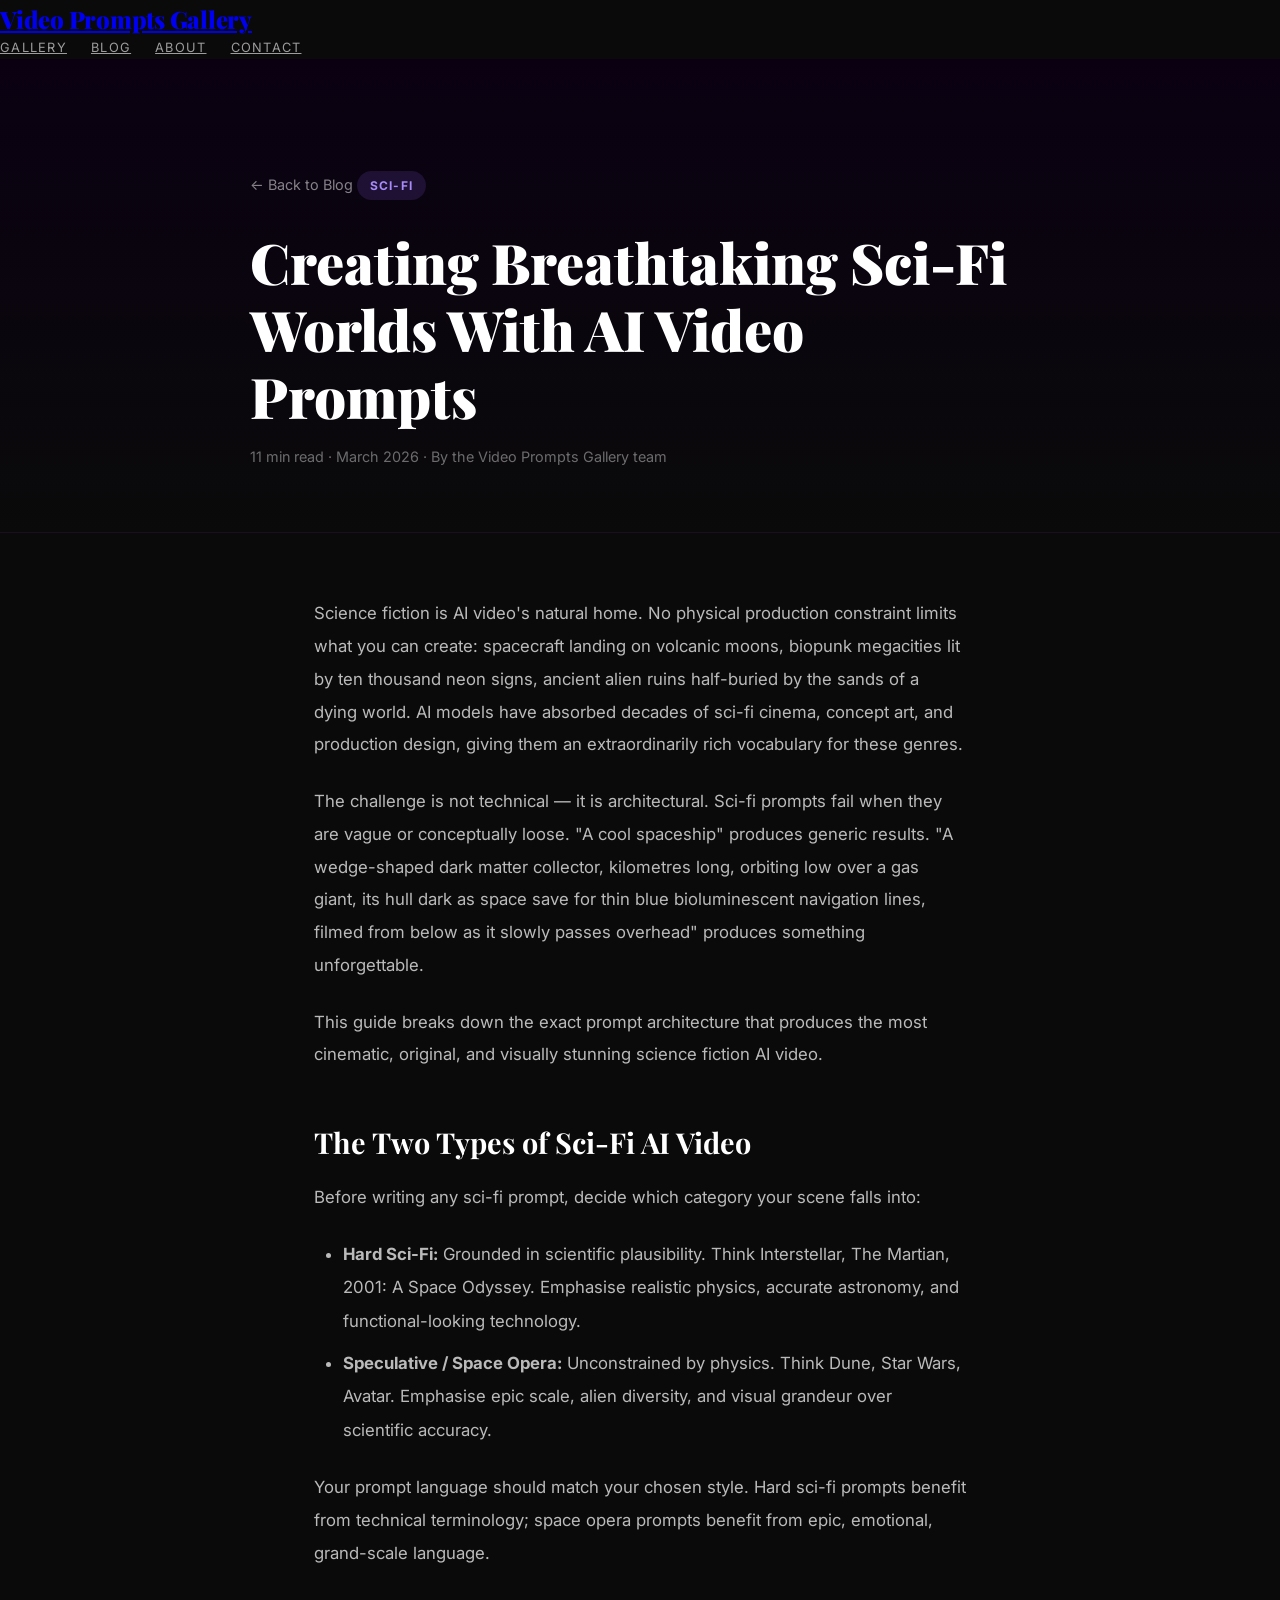
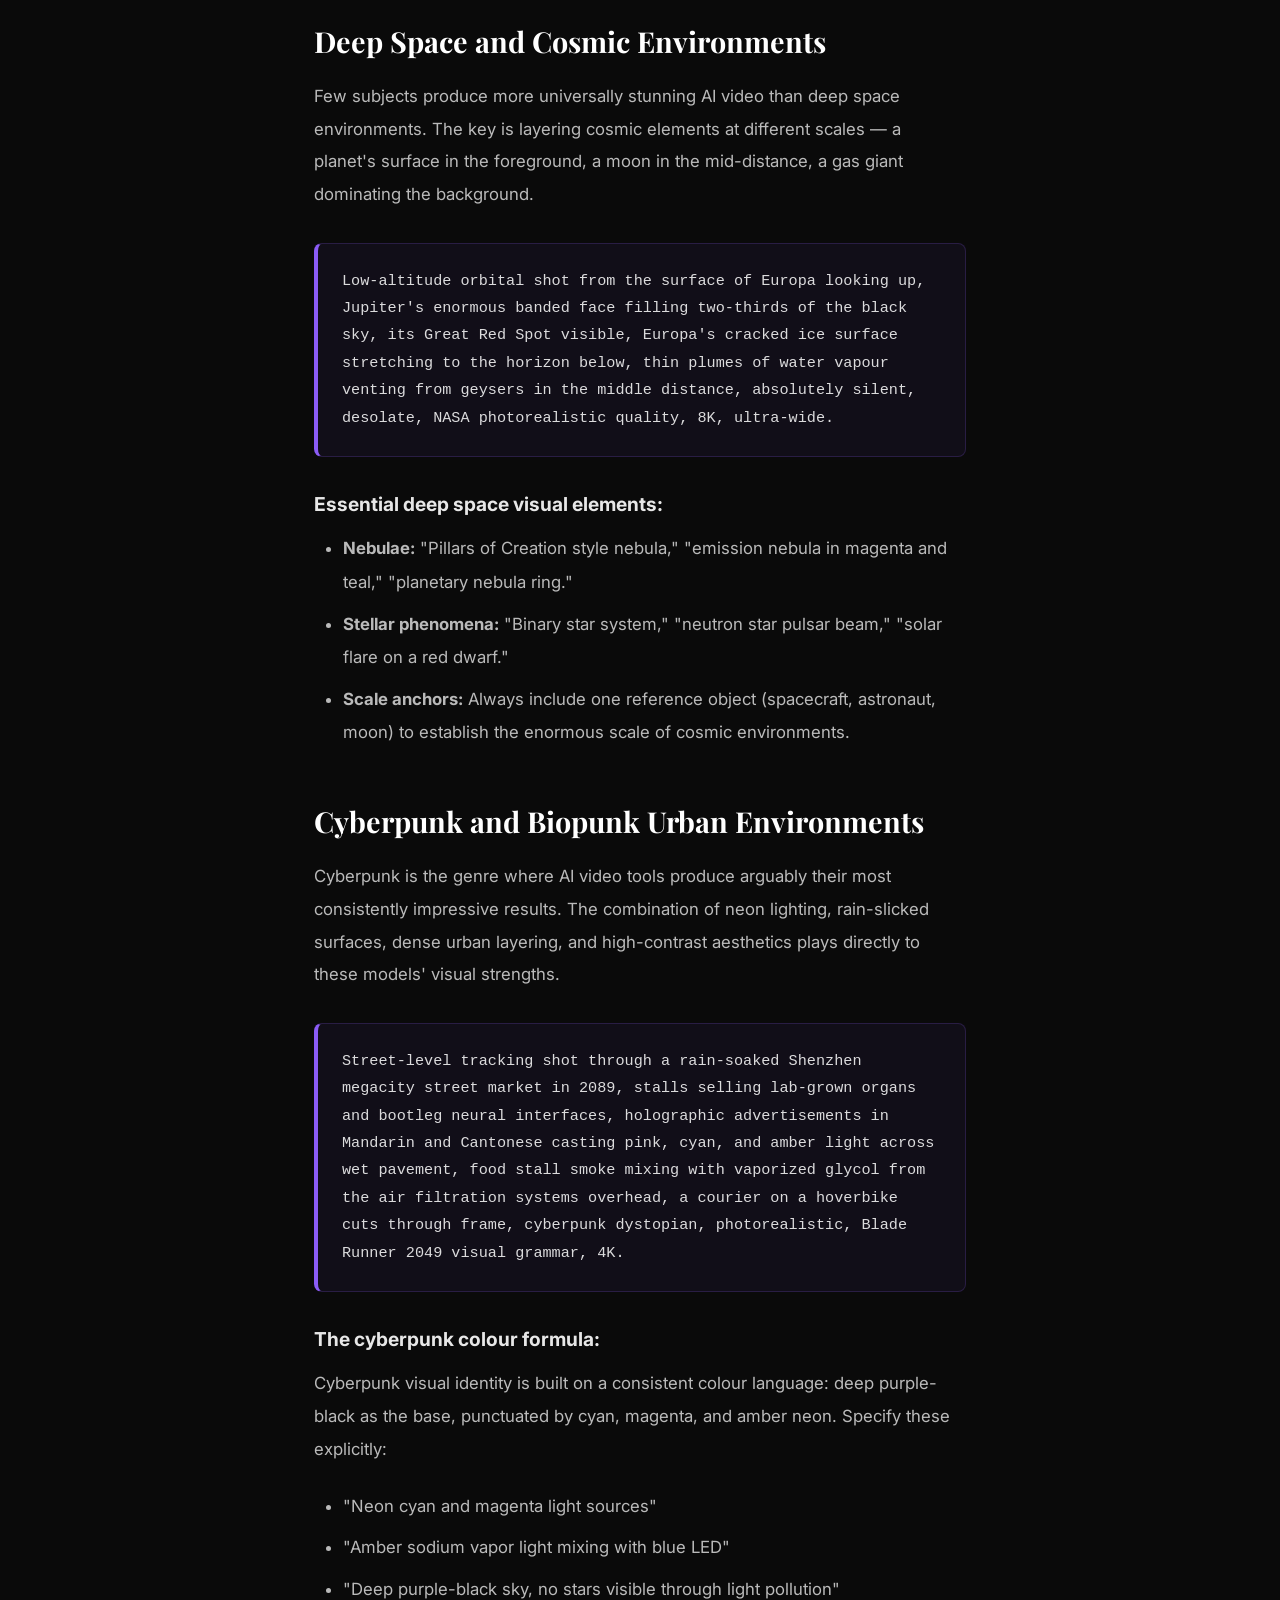
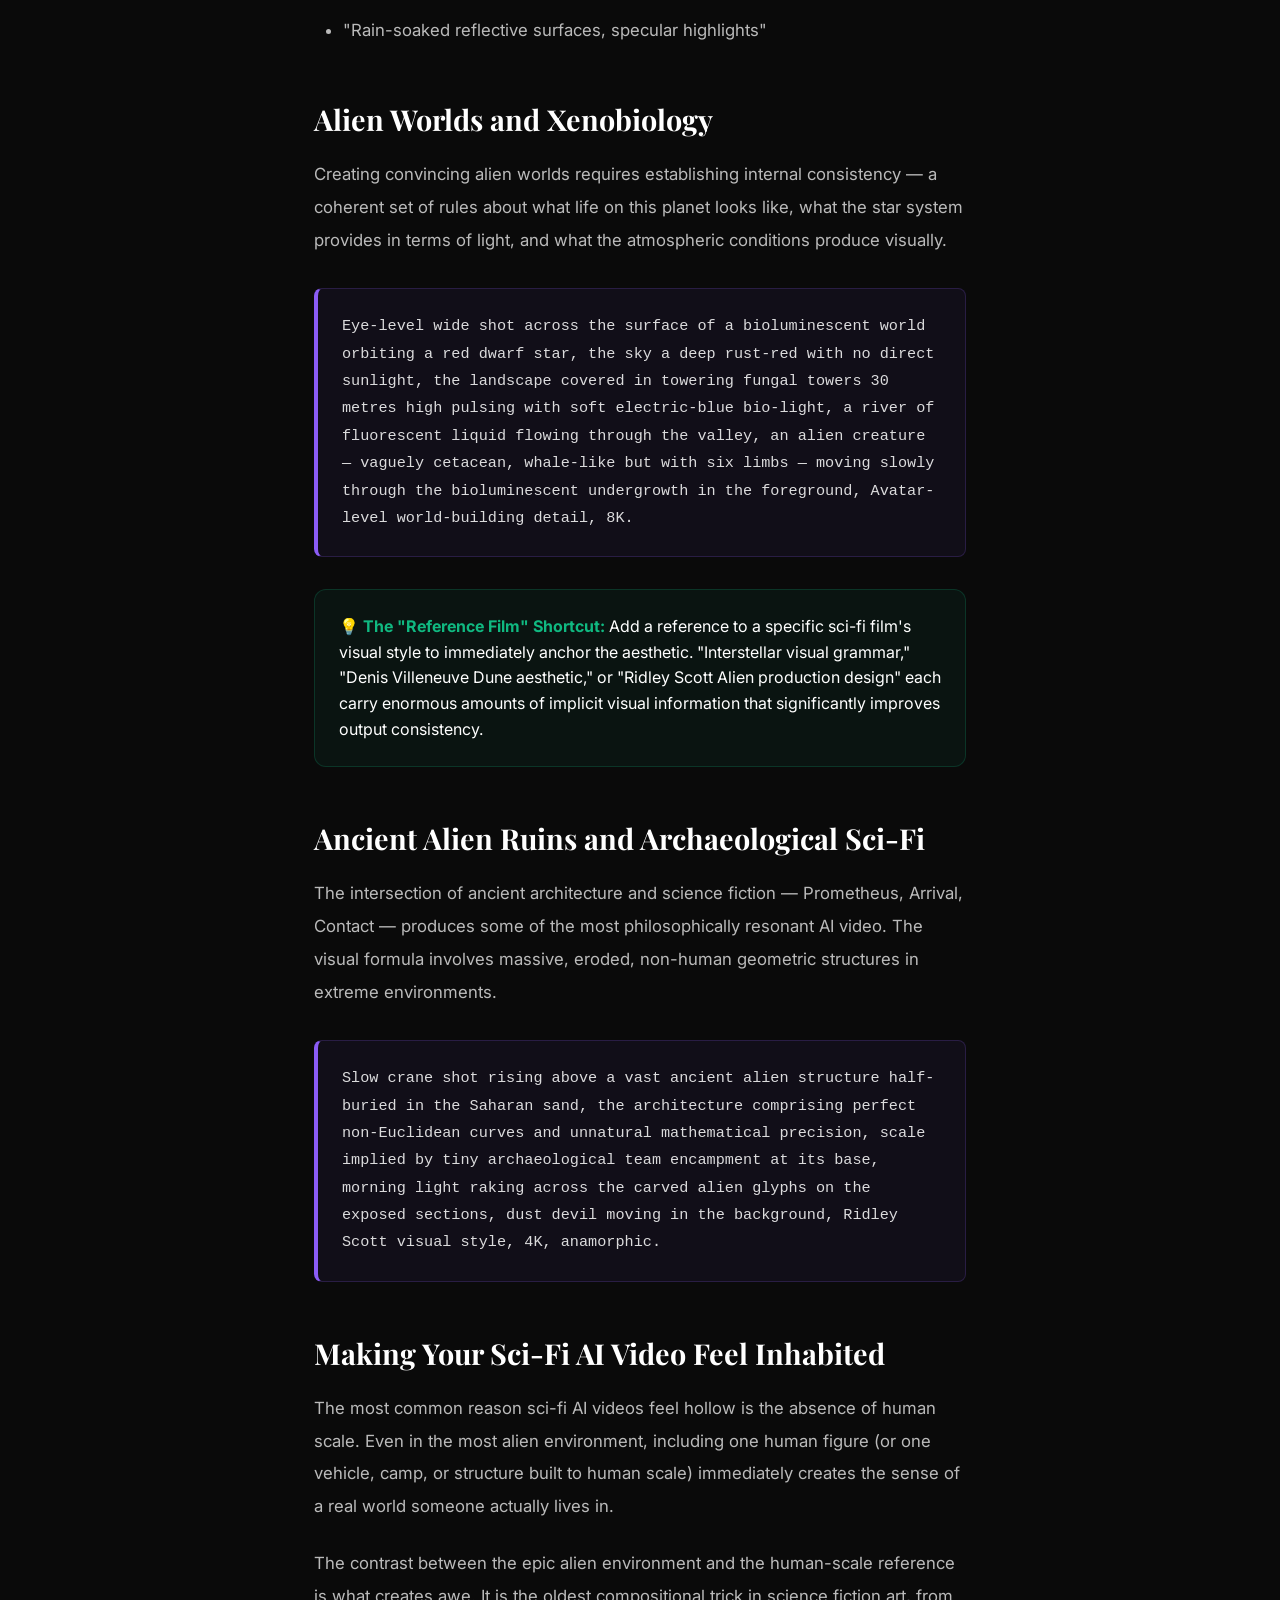
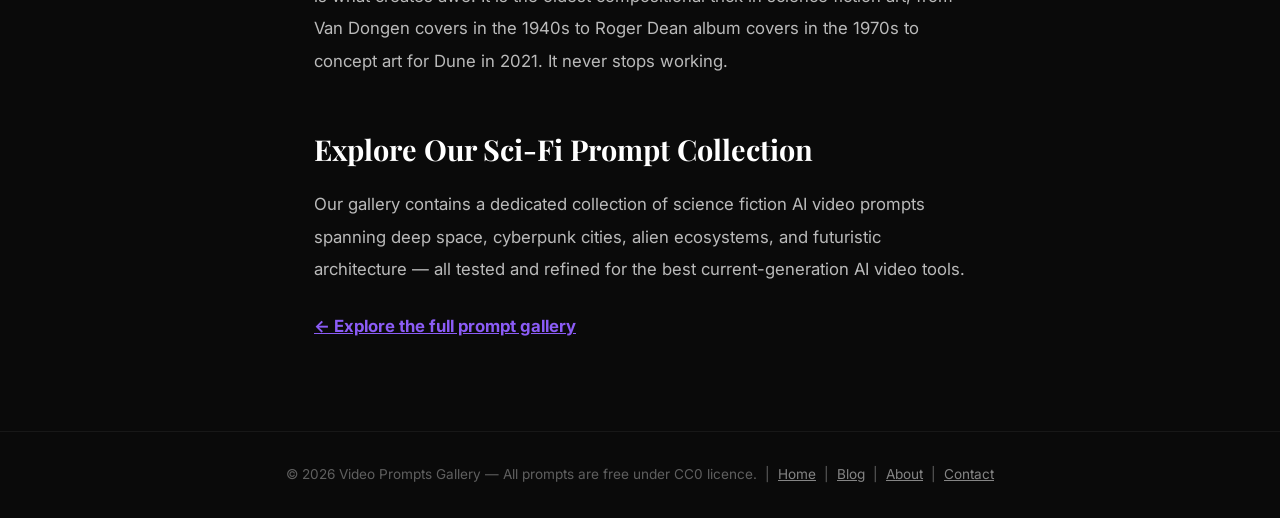
<file: templates/blog_scifi.html>
<!DOCTYPE html>
<html lang="en">
<head>
    <meta charset="UTF-8">
    <meta name="viewport" content="width=device-width, initial-scale=1.0">
    <title>Creating Breathtaking Sci-Fi Worlds With AI Video Prompts — Video Prompts Gallery</title>
    <meta name="description" content="Learn how to create stunning science fiction AI videos — space stations, alien worlds, cyberpunk cities. Detailed prompt formulas and examples for Runway ML and Kling AI.">
    <link rel="canonical" href="https://video-prompts-gallery.onrender.com/blog/scifi-cinematic-prompts">
    <link rel="icon" type="image/png" href="/static/favicon.png">
    <meta name="google-adsense-account" content="ca-pub-5050768956635718">
    <script async src="https://pagead2.googlesyndication.com/pagead/js/adsbygoogle.js?client=ca-pub-5050768956635718" crossorigin="anonymous"></script>
    <link rel="stylesheet" href="/static/css/style.css">
    <link href="https://fonts.googleapis.com/css2?family=Inter:wght@300;400;500;600;700;800&family=Playfair+Display:wght@700;900&display=swap" rel="stylesheet">
    <style>
        .article-hero { padding: 7rem 5% 4rem; background: linear-gradient(180deg, #0a0012 0%, #0a0a0a 100%); border-bottom: 1px solid rgba(255,255,255,0.06); }
        .article-hero h1 { font-family: 'Playfair Display', serif; font-size: clamp(2rem, 5vw, 3.5rem); font-weight: 900; margin-bottom: 1rem; max-width: 800px; line-height: 1.2; }
        .article-hero .meta { font-size: 0.9rem; color: rgba(255,255,255,0.4); }
        .article-body { max-width: 780px; margin: 0 auto; padding: 4rem 5%; }
        .article-body h2 { font-family: 'Playfair Display', serif; font-size: 1.8rem; margin: 3rem 0 1rem; }
        .article-body h3 { font-size: 1.2rem; font-weight: 700; margin: 2rem 0 0.8rem; color: rgba(255,255,255,0.9); }
        .article-body p { color: rgba(255,255,255,0.72); line-height: 1.95; margin-bottom: 1.5rem; font-size: 1.05rem; }
        .article-body ul, .article-body ol { color: rgba(255,255,255,0.72); line-height: 2; font-size: 1.05rem; padding-left: 1.8rem; margin-bottom: 1.5rem; }
        .article-body li { margin-bottom: 0.5rem; }
        .prompt-example { background: rgba(139,92,246,0.06); border: 1px solid rgba(139,92,246,0.2); border-left: 4px solid #8b5cf6; border-radius: 8px; padding: 1.5rem; margin: 2rem 0; font-family: monospace; font-size: 0.95rem; color: rgba(255,255,255,0.85); line-height: 1.8; }
        .tip-box { background: rgba(16,185,129,0.06); border: 1px solid rgba(16,185,129,0.2); border-radius: 12px; padding: 1.5rem; margin: 2rem 0; }
        .tip-box strong { color: #10b981; }
        .nav-back { display: inline-flex; align-items: center; gap: 0.5rem; color: rgba(255,255,255,0.5); text-decoration: none; font-size: 0.9rem; margin-bottom: 2rem; transition: color 0.2s; }
        .nav-back:hover { color: white; }
        .tag { display: inline-block; background: rgba(139,92,246,0.15); color: #a78bfa; font-size: 0.75rem; font-weight: 700; letter-spacing: 0.1em; text-transform: uppercase; padding: 0.3rem 0.8rem; border-radius: 20px; margin-bottom: 1.5rem; }
    </style>
</head>
<body>
    <nav class="vpg-nav">
        <div class="vpg-nav-inner">
            <a href="/" class="vpg-brand">Video Prompts Gallery</a>
            <div class="vpg-nav-links">
                <a href="/" class="vpg-nav-link">Gallery</a>
                <a href="/blog" class="vpg-nav-link">Blog</a>
                <a href="/about" class="vpg-nav-link">About</a>
                <a href="/contact" class="vpg-nav-link">Contact</a>
            </div>
        </div>
    </nav>

    <div class="article-hero">
        <div style="max-width:780px; margin:0 auto;">
            <a href="/blog" class="nav-back">← Back to Blog</a>
            <span class="tag">Sci-Fi</span>
            <h1>Creating Breathtaking Sci-Fi Worlds With AI Video Prompts</h1>
            <p class="meta">11 min read &middot; March 2026 &middot; By the Video Prompts Gallery team</p>
        </div>
    </div>

    <div class="article-body">
        <p>Science fiction is AI video's natural home. No physical production constraint limits what you can create: spacecraft landing on volcanic moons, biopunk megacities lit by ten thousand neon signs, ancient alien ruins half-buried by the sands of a dying world. AI models have absorbed decades of sci-fi cinema, concept art, and production design, giving them an extraordinarily rich vocabulary for these genres.</p>
        <p>The challenge is not technical — it is architectural. Sci-fi prompts fail when they are vague or conceptually loose. "A cool spaceship" produces generic results. "A wedge-shaped dark matter collector, kilometres long, orbiting low over a gas giant, its hull dark as space save for thin blue bioluminescent navigation lines, filmed from below as it slowly passes overhead" produces something unforgettable.</p>
        <p>This guide breaks down the exact prompt architecture that produces the most cinematic, original, and visually stunning science fiction AI video.</p>

        <h2>The Two Types of Sci-Fi AI Video</h2>
        <p>Before writing any sci-fi prompt, decide which category your scene falls into:</p>
        <ul>
            <li><strong>Hard Sci-Fi:</strong> Grounded in scientific plausibility. Think Interstellar, The Martian, 2001: A Space Odyssey. Emphasise realistic physics, accurate astronomy, and functional-looking technology.</li>
            <li><strong>Speculative / Space Opera:</strong> Unconstrained by physics. Think Dune, Star Wars, Avatar. Emphasise epic scale, alien diversity, and visual grandeur over scientific accuracy.</li>
        </ul>
        <p>Your prompt language should match your chosen style. Hard sci-fi prompts benefit from technical terminology; space opera prompts benefit from epic, emotional, grand-scale language.</p>

        <h2>Deep Space and Cosmic Environments</h2>
        <p>Few subjects produce more universally stunning AI video than deep space environments. The key is layering cosmic elements at different scales — a planet's surface in the foreground, a moon in the mid-distance, a gas giant dominating the background.</p>

        <div class="prompt-example">
            Low-altitude orbital shot from the surface of Europa looking up, Jupiter's enormous banded face filling two-thirds of the black sky, its Great Red Spot visible, Europa's cracked ice surface stretching to the horizon below, thin plumes of water vapour venting from geysers in the middle distance, absolutely silent, desolate, NASA photorealistic quality, 8K, ultra-wide.
        </div>

        <h3>Essential deep space visual elements:</h3>
        <ul>
            <li><strong>Nebulae:</strong> "Pillars of Creation style nebula," "emission nebula in magenta and teal," "planetary nebula ring."</li>
            <li><strong>Stellar phenomena:</strong> "Binary star system," "neutron star pulsar beam," "solar flare on a red dwarf."</li>
            <li><strong>Scale anchors:</strong> Always include one reference object (spacecraft, astronaut, moon) to establish the enormous scale of cosmic environments.</li>
        </ul>

        <h2>Cyberpunk and Biopunk Urban Environments</h2>
        <p>Cyberpunk is the genre where AI video tools produce arguably their most consistently impressive results. The combination of neon lighting, rain-slicked surfaces, dense urban layering, and high-contrast aesthetics plays directly to these models' visual strengths.</p>

        <div class="prompt-example">
            Street-level tracking shot through a rain-soaked Shenzhen megacity street market in 2089, stalls selling lab-grown organs and bootleg neural interfaces, holographic advertisements in Mandarin and Cantonese casting pink, cyan, and amber light across wet pavement, food stall smoke mixing with vaporized glycol from the air filtration systems overhead, a courier on a hoverbike cuts through frame, cyberpunk dystopian, photorealistic, Blade Runner 2049 visual grammar, 4K.
        </div>

        <h3>The cyberpunk colour formula:</h3>
        <p>Cyberpunk visual identity is built on a consistent colour language: deep purple-black as the base, punctuated by cyan, magenta, and amber neon. Specify these explicitly:</p>
        <ul>
            <li>"Neon cyan and magenta light sources"</li>
            <li>"Amber sodium vapor light mixing with blue LED"</li>
            <li>"Deep purple-black sky, no stars visible through light pollution"</li>
            <li>"Rain-soaked reflective surfaces, specular highlights"</li>
        </ul>

        <h2>Alien Worlds and Xenobiology</h2>
        <p>Creating convincing alien worlds requires establishing internal consistency — a coherent set of rules about what life on this planet looks like, what the star system provides in terms of light, and what the atmospheric conditions produce visually.</p>

        <div class="prompt-example">
            Eye-level wide shot across the surface of a bioluminescent world orbiting a red dwarf star, the sky a deep rust-red with no direct sunlight, the landscape covered in towering fungal towers 30 metres high pulsing with soft electric-blue bio-light, a river of fluorescent liquid flowing through the valley, an alien creature — vaguely cetacean, whale-like but with six limbs — moving slowly through the bioluminescent undergrowth in the foreground, Avatar-level world-building detail, 8K.
        </div>

        <div class="tip-box">
            <strong>💡 The "Reference Film" Shortcut:</strong> Add a reference to a specific sci-fi film's visual style to immediately anchor the aesthetic. "Interstellar visual grammar," "Denis Villeneuve Dune aesthetic," or "Ridley Scott Alien production design" each carry enormous amounts of implicit visual information that significantly improves output consistency.
        </div>

        <h2>Ancient Alien Ruins and Archaeological Sci-Fi</h2>
        <p>The intersection of ancient architecture and science fiction — Prometheus, Arrival, Contact — produces some of the most philosophically resonant AI video. The visual formula involves massive, eroded, non-human geometric structures in extreme environments.</p>

        <div class="prompt-example">
            Slow crane shot rising above a vast ancient alien structure half-buried in the Saharan sand, the architecture comprising perfect non-Euclidean curves and unnatural mathematical precision, scale implied by tiny archaeological team encampment at its base, morning light raking across the carved alien glyphs on the exposed sections, dust devil moving in the background, Ridley Scott visual style, 4K, anamorphic.
        </div>

        <h2>Making Your Sci-Fi AI Video Feel Inhabited</h2>
        <p>The most common reason sci-fi AI videos feel hollow is the absence of human scale. Even in the most alien environment, including one human figure (or one vehicle, camp, or structure built to human scale) immediately creates the sense of a real world someone actually lives in.</p>
        <p>The contrast between the epic alien environment and the human-scale reference is what creates awe. It is the oldest compositional trick in science fiction art, from Van Dongen covers in the 1940s to Roger Dean album covers in the 1970s to concept art for Dune in 2021. It never stops working.</p>

        <h2>Explore Our Sci-Fi Prompt Collection</h2>
        <p>Our gallery contains a dedicated collection of science fiction AI video prompts spanning deep space, cyberpunk cities, alien ecosystems, and futuristic architecture — all tested and refined for the best current-generation AI video tools.</p>
        <p><a href="/" style="color:#8b5cf6; font-weight:700;">← Explore the full prompt gallery</a></p>
    </div>

    <footer style="border-top:1px solid rgba(255,255,255,0.06); padding:2rem 5%; text-align:center; color:rgba(255,255,255,0.35); font-size:0.85rem;">
        &copy; 2026 Video Prompts Gallery &mdash; All prompts are free under CC0 licence.
        &nbsp;|&nbsp; <a href="/" style="color:rgba(255,255,255,0.5);">Home</a>
        &nbsp;|&nbsp; <a href="/blog" style="color:rgba(255,255,255,0.5);">Blog</a>
        &nbsp;|&nbsp; <a href="/about" style="color:rgba(255,255,255,0.5);">About</a>
        &nbsp;|&nbsp; <a href="/contact" style="color:rgba(255,255,255,0.5);">Contact</a>
    </footer>
</body>
</html>
</file>
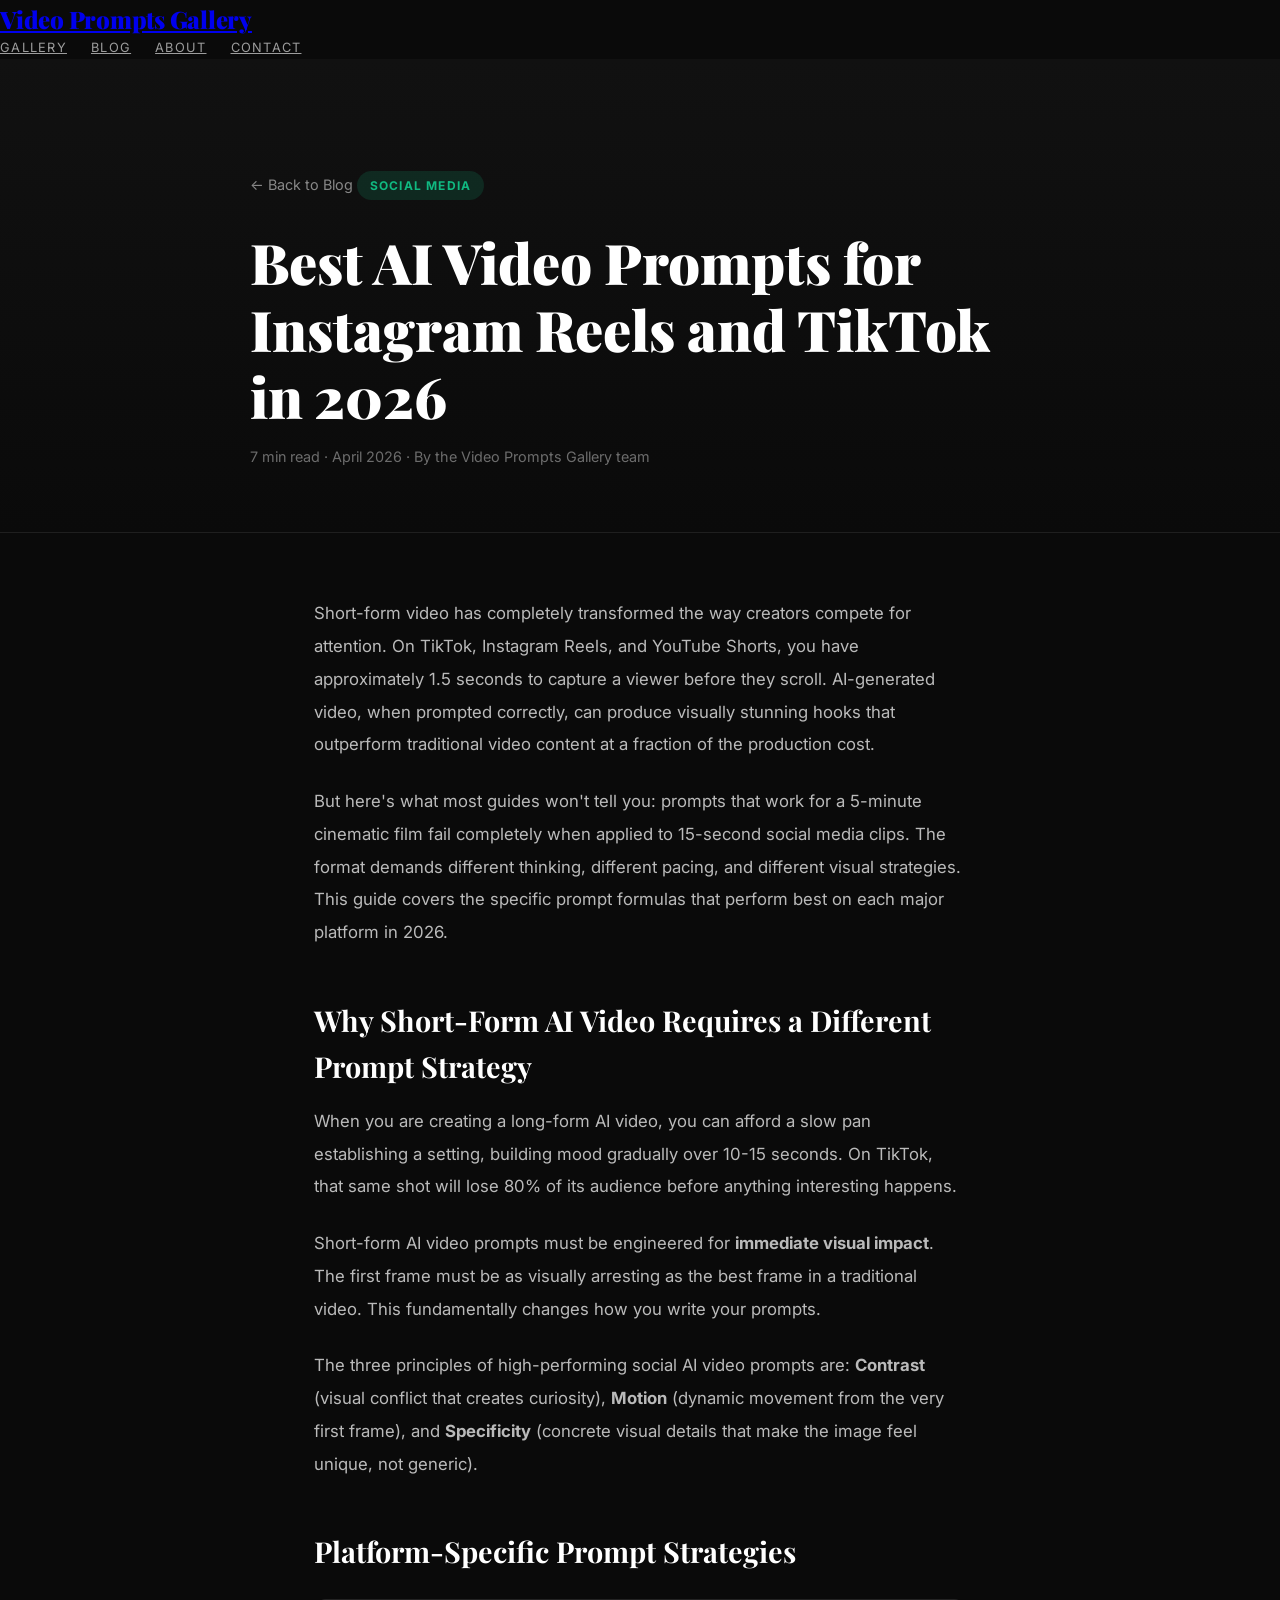
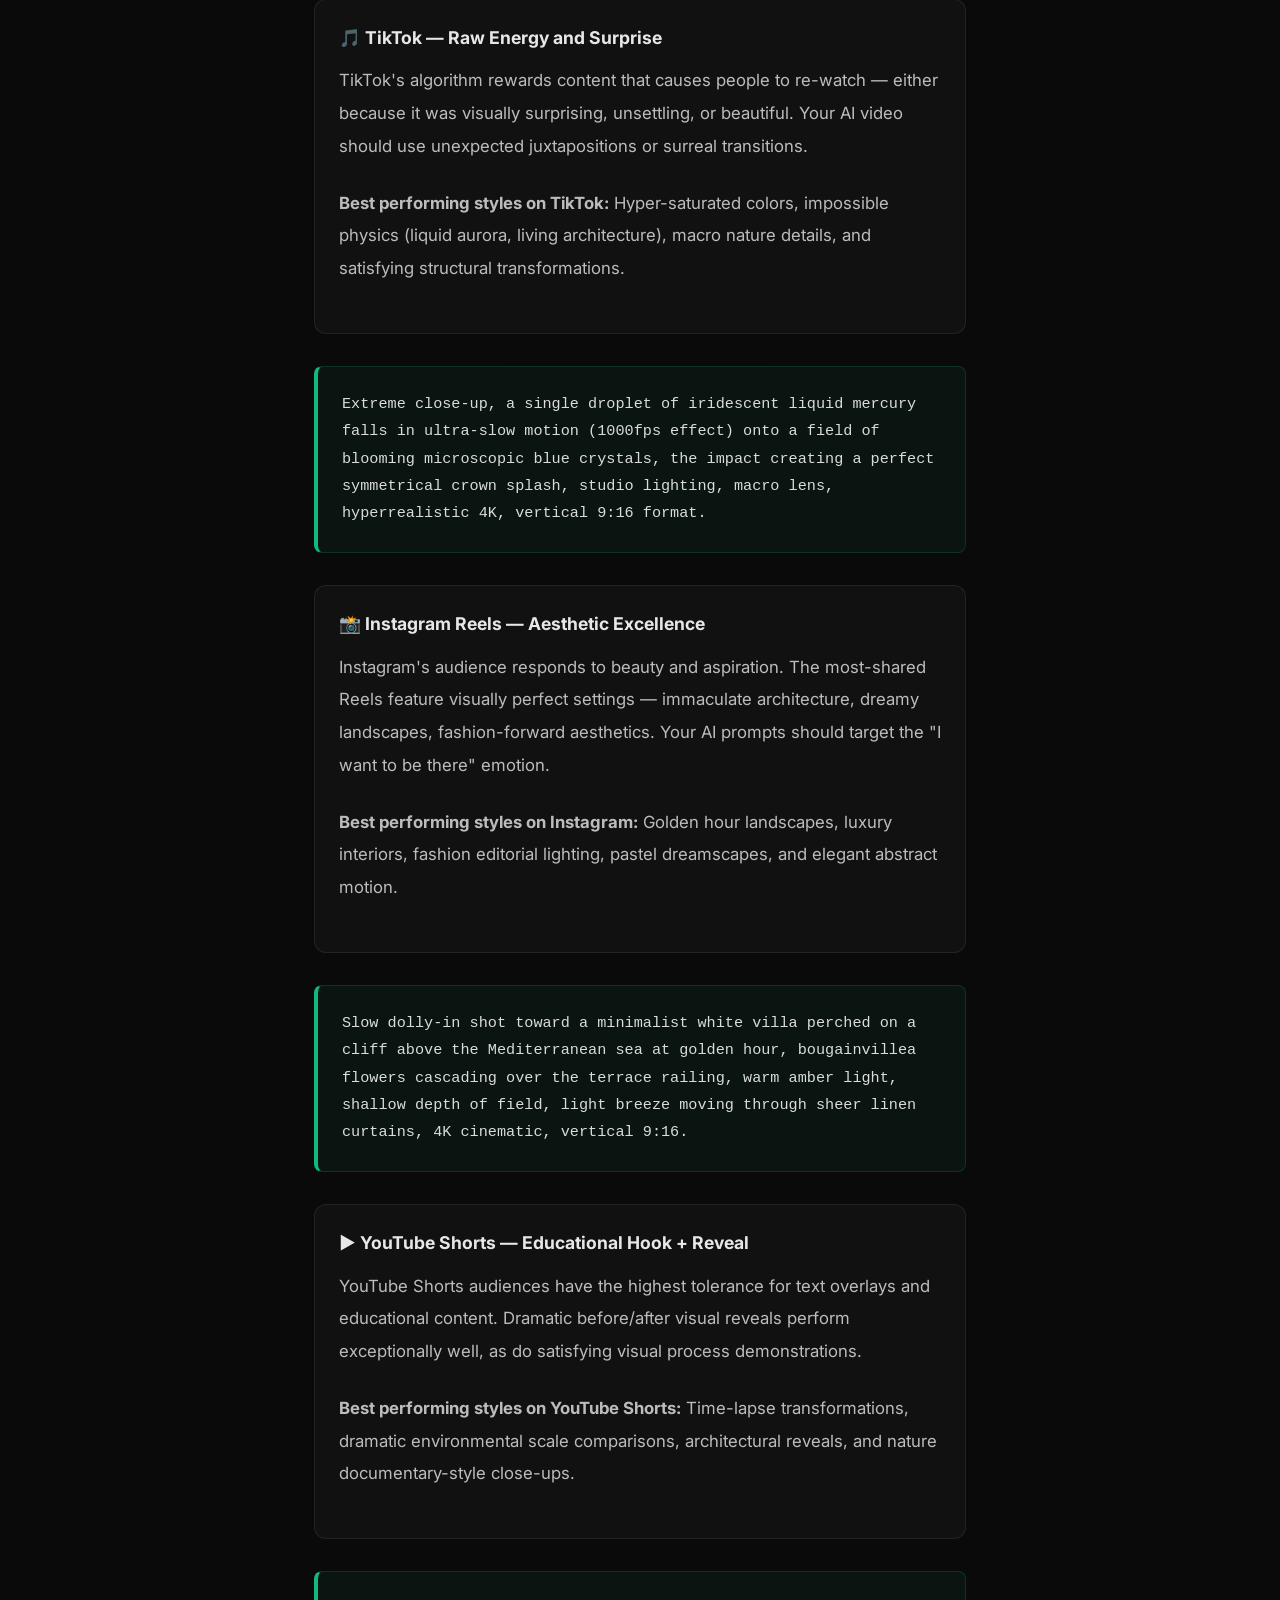
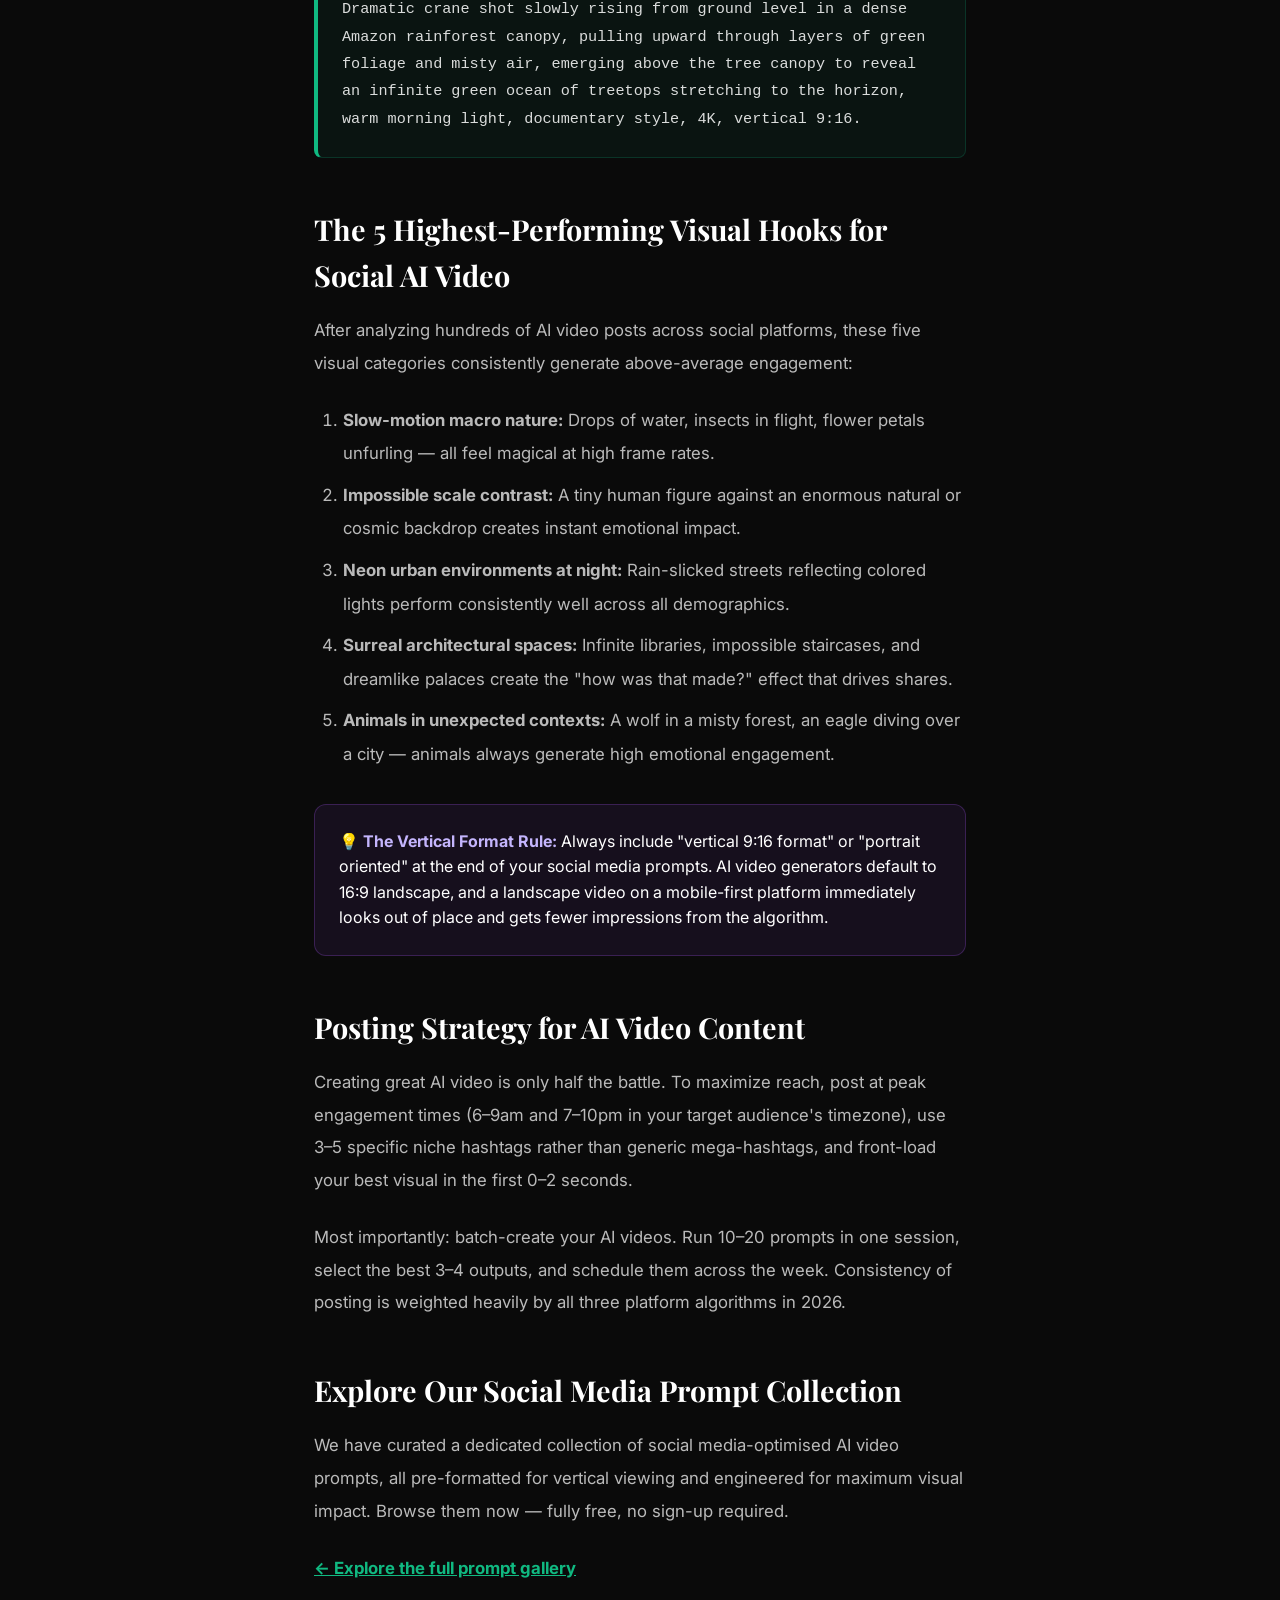
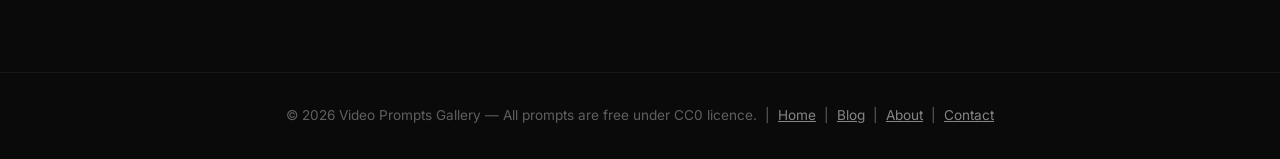
<file: templates/blog_social_media.html>
<!DOCTYPE html>
<html lang="en">
<head>
    <meta charset="UTF-8">
    <meta name="viewport" content="width=device-width, initial-scale=1.0">
    <title>Best AI Video Prompts for Instagram Reels and TikTok — Video Prompts Gallery</title>
    <meta name="description" content="Discover the top AI video prompts for short-form content. Learn which prompt styles get the most views on TikTok, Instagram Reels, and YouTube Shorts in 2026.">
    <link rel="canonical" href="https://video-prompts-gallery.onrender.com/blog/ai-video-prompts-for-social-media">
    <link rel="icon" type="image/png" href="/static/favicon.png">
    <meta name="google-adsense-account" content="ca-pub-5050768956635718">
    <script async src="https://pagead2.googlesyndication.com/pagead/js/adsbygoogle.js?client=ca-pub-5050768956635718" crossorigin="anonymous"></script>
    <link rel="stylesheet" href="/static/css/style.css">
    <link href="https://fonts.googleapis.com/css2?family=Inter:wght@300;400;500;600;700;800&family=Playfair+Display:wght@700;900&display=swap" rel="stylesheet">
    <style>
        .article-hero { padding: 7rem 5% 4rem; background: linear-gradient(180deg, #111 0%, #0a0a0a 100%); border-bottom: 1px solid rgba(255,255,255,0.06); }
        .article-hero h1 { font-family: 'Playfair Display', serif; font-size: clamp(2rem, 5vw, 3.5rem); font-weight: 900; margin-bottom: 1rem; max-width: 800px; line-height: 1.2; }
        .article-hero .meta { font-size: 0.9rem; color: rgba(255,255,255,0.4); }
        .article-body { max-width: 780px; margin: 0 auto; padding: 4rem 5%; }
        .article-body h2 { font-family: 'Playfair Display', serif; font-size: 1.8rem; margin: 3rem 0 1rem; }
        .article-body h3 { font-size: 1.2rem; font-weight: 700; margin: 2rem 0 0.8rem; color: rgba(255,255,255,0.9); }
        .article-body p { color: rgba(255,255,255,0.72); line-height: 1.95; margin-bottom: 1.5rem; font-size: 1.05rem; }
        .article-body ul, .article-body ol { color: rgba(255,255,255,0.72); line-height: 2; font-size: 1.05rem; padding-left: 1.8rem; margin-bottom: 1.5rem; }
        .article-body li { margin-bottom: 0.5rem; }
        .prompt-example { background: rgba(16,185,129,0.06); border: 1px solid rgba(16,185,129,0.2); border-left: 4px solid #10b981; border-radius: 8px; padding: 1.5rem; margin: 2rem 0; font-family: monospace; font-size: 0.95rem; color: rgba(255,255,255,0.85); line-height: 1.8; }
        .tip-box { background: rgba(168,85,247,0.08); border: 1px solid rgba(168,85,247,0.25); border-radius: 12px; padding: 1.5rem; margin: 2rem 0; }
        .tip-box strong { color: #c4b5fd; }
        .nav-back { display: inline-flex; align-items: center; gap: 0.5rem; color: rgba(255,255,255,0.5); text-decoration: none; font-size: 0.9rem; margin-bottom: 2rem; transition: color 0.2s; }
        .nav-back:hover { color: white; }
        .tag { display: inline-block; background: rgba(16,185,129,0.15); color: #10b981; font-size: 0.75rem; font-weight: 700; letter-spacing: 0.1em; text-transform: uppercase; padding: 0.3rem 0.8rem; border-radius: 20px; margin-bottom: 1.5rem; }
        .platform-card { background: rgba(255,255,255,0.03); border: 1px solid rgba(255,255,255,0.08); border-radius: 12px; padding: 1.5rem; margin: 1.5rem 0; }
        .platform-card h3 { margin-top: 0; font-size: 1.1rem; }
    </style>
</head>
<body>
    <nav class="vpg-nav">
        <div class="vpg-nav-inner">
            <a href="/" class="vpg-brand">Video Prompts Gallery</a>
            <div class="vpg-nav-links">
                <a href="/" class="vpg-nav-link">Gallery</a>
                <a href="/blog" class="vpg-nav-link">Blog</a>
                <a href="/about" class="vpg-nav-link">About</a>
                <a href="/contact" class="vpg-nav-link">Contact</a>
            </div>
        </div>
    </nav>

    <div class="article-hero">
        <div style="max-width:780px; margin:0 auto;">
            <a href="/blog" class="nav-back">← Back to Blog</a>
            <span class="tag">Social Media</span>
            <h1>Best AI Video Prompts for Instagram Reels and TikTok in 2026</h1>
            <p class="meta">7 min read &middot; April 2026 &middot; By the Video Prompts Gallery team</p>
        </div>
    </div>

    <div class="article-body">
        <p>Short-form video has completely transformed the way creators compete for attention. On TikTok, Instagram Reels, and YouTube Shorts, you have approximately 1.5 seconds to capture a viewer before they scroll. AI-generated video, when prompted correctly, can produce visually stunning hooks that outperform traditional video content at a fraction of the production cost.</p>
        <p>But here's what most guides won't tell you: prompts that work for a 5-minute cinematic film fail completely when applied to 15-second social media clips. The format demands different thinking, different pacing, and different visual strategies. This guide covers the specific prompt formulas that perform best on each major platform in 2026.</p>

        <h2>Why Short-Form AI Video Requires a Different Prompt Strategy</h2>
        <p>When you are creating a long-form AI video, you can afford a slow pan establishing a setting, building mood gradually over 10-15 seconds. On TikTok, that same shot will lose 80% of its audience before anything interesting happens.</p>
        <p>Short-form AI video prompts must be engineered for <strong>immediate visual impact</strong>. The first frame must be as visually arresting as the best frame in a traditional video. This fundamentally changes how you write your prompts.</p>
        <p>The three principles of high-performing social AI video prompts are: <strong>Contrast</strong> (visual conflict that creates curiosity), <strong>Motion</strong> (dynamic movement from the very first frame), and <strong>Specificity</strong> (concrete visual details that make the image feel unique, not generic).</p>

        <h2>Platform-Specific Prompt Strategies</h2>

        <div class="platform-card">
            <h3>🎵 TikTok — Raw Energy and Surprise</h3>
            <p>TikTok's algorithm rewards content that causes people to re-watch — either because it was visually surprising, unsettling, or beautiful. Your AI video should use unexpected juxtapositions or surreal transitions.</p>
            <p><strong>Best performing styles on TikTok:</strong> Hyper-saturated colors, impossible physics (liquid aurora, living architecture), macro nature details, and satisfying structural transformations.</p>
        </div>

        <div class="prompt-example">
            Extreme close-up, a single droplet of iridescent liquid mercury falls in ultra-slow motion (1000fps effect) onto a field of blooming microscopic blue crystals, the impact creating a perfect symmetrical crown splash, studio lighting, macro lens, hyperrealistic 4K, vertical 9:16 format.
        </div>

        <div class="platform-card">
            <h3>📸 Instagram Reels — Aesthetic Excellence</h3>
            <p>Instagram's audience responds to beauty and aspiration. The most-shared Reels feature visually perfect settings — immaculate architecture, dreamy landscapes, fashion-forward aesthetics. Your AI prompts should target the "I want to be there" emotion.</p>
            <p><strong>Best performing styles on Instagram:</strong> Golden hour landscapes, luxury interiors, fashion editorial lighting, pastel dreamscapes, and elegant abstract motion.</p>
        </div>

        <div class="prompt-example">
            Slow dolly-in shot toward a minimalist white villa perched on a cliff above the Mediterranean sea at golden hour, bougainvillea flowers cascading over the terrace railing, warm amber light, shallow depth of field, light breeze moving through sheer linen curtains, 4K cinematic, vertical 9:16.
        </div>

        <div class="platform-card">
            <h3>▶️ YouTube Shorts — Educational Hook + Reveal</h3>
            <p>YouTube Shorts audiences have the highest tolerance for text overlays and educational content. Dramatic before/after visual reveals perform exceptionally well, as do satisfying visual process demonstrations.</p>
            <p><strong>Best performing styles on YouTube Shorts:</strong> Time-lapse transformations, dramatic environmental scale comparisons, architectural reveals, and nature documentary-style close-ups.</p>
        </div>

        <div class="prompt-example">
            Dramatic crane shot slowly rising from ground level in a dense Amazon rainforest canopy, pulling upward through layers of green foliage and misty air, emerging above the tree canopy to reveal an infinite green ocean of treetops stretching to the horizon, warm morning light, documentary style, 4K, vertical 9:16.
        </div>

        <h2>The 5 Highest-Performing Visual Hooks for Social AI Video</h2>
        <p>After analyzing hundreds of AI video posts across social platforms, these five visual categories consistently generate above-average engagement:</p>
        <ol>
            <li><strong>Slow-motion macro nature:</strong> Drops of water, insects in flight, flower petals unfurling — all feel magical at high frame rates.</li>
            <li><strong>Impossible scale contrast:</strong> A tiny human figure against an enormous natural or cosmic backdrop creates instant emotional impact.</li>
            <li><strong>Neon urban environments at night:</strong> Rain-slicked streets reflecting colored lights perform consistently well across all demographics.</li>
            <li><strong>Surreal architectural spaces:</strong> Infinite libraries, impossible staircases, and dreamlike palaces create the "how was that made?" effect that drives shares.</li>
            <li><strong>Animals in unexpected contexts:</strong> A wolf in a misty forest, an eagle diving over a city — animals always generate high emotional engagement.</li>
        </ol>

        <div class="tip-box">
            <strong>💡 The Vertical Format Rule:</strong> Always include "vertical 9:16 format" or "portrait oriented" at the end of your social media prompts. AI video generators default to 16:9 landscape, and a landscape video on a mobile-first platform immediately looks out of place and gets fewer impressions from the algorithm.
        </div>

        <h2>Posting Strategy for AI Video Content</h2>
        <p>Creating great AI video is only half the battle. To maximize reach, post at peak engagement times (6–9am and 7–10pm in your target audience's timezone), use 3–5 specific niche hashtags rather than generic mega-hashtags, and front-load your best visual in the first 0–2 seconds.</p>
        <p>Most importantly: batch-create your AI videos. Run 10–20 prompts in one session, select the best 3–4 outputs, and schedule them across the week. Consistency of posting is weighted heavily by all three platform algorithms in 2026.</p>

        <h2>Explore Our Social Media Prompt Collection</h2>
        <p>We have curated a dedicated collection of social media-optimised AI video prompts, all pre-formatted for vertical viewing and engineered for maximum visual impact. Browse them now — fully free, no sign-up required.</p>
        <p><a href="/" style="color:#10b981; font-weight:700;">← Explore the full prompt gallery</a></p>
    </div>

    <footer style="border-top:1px solid rgba(255,255,255,0.06); padding:2rem 5%; text-align:center; color:rgba(255,255,255,0.35); font-size:0.85rem;">
        &copy; 2026 Video Prompts Gallery &mdash; All prompts are free under CC0 licence.
        &nbsp;|&nbsp; <a href="/" style="color:rgba(255,255,255,0.5);">Home</a>
        &nbsp;|&nbsp; <a href="/blog" style="color:rgba(255,255,255,0.5);">Blog</a>
        &nbsp;|&nbsp; <a href="/about" style="color:rgba(255,255,255,0.5);">About</a>
        &nbsp;|&nbsp; <a href="/contact" style="color:rgba(255,255,255,0.5);">Contact</a>
    </footer>
</body>
</html>
</file>
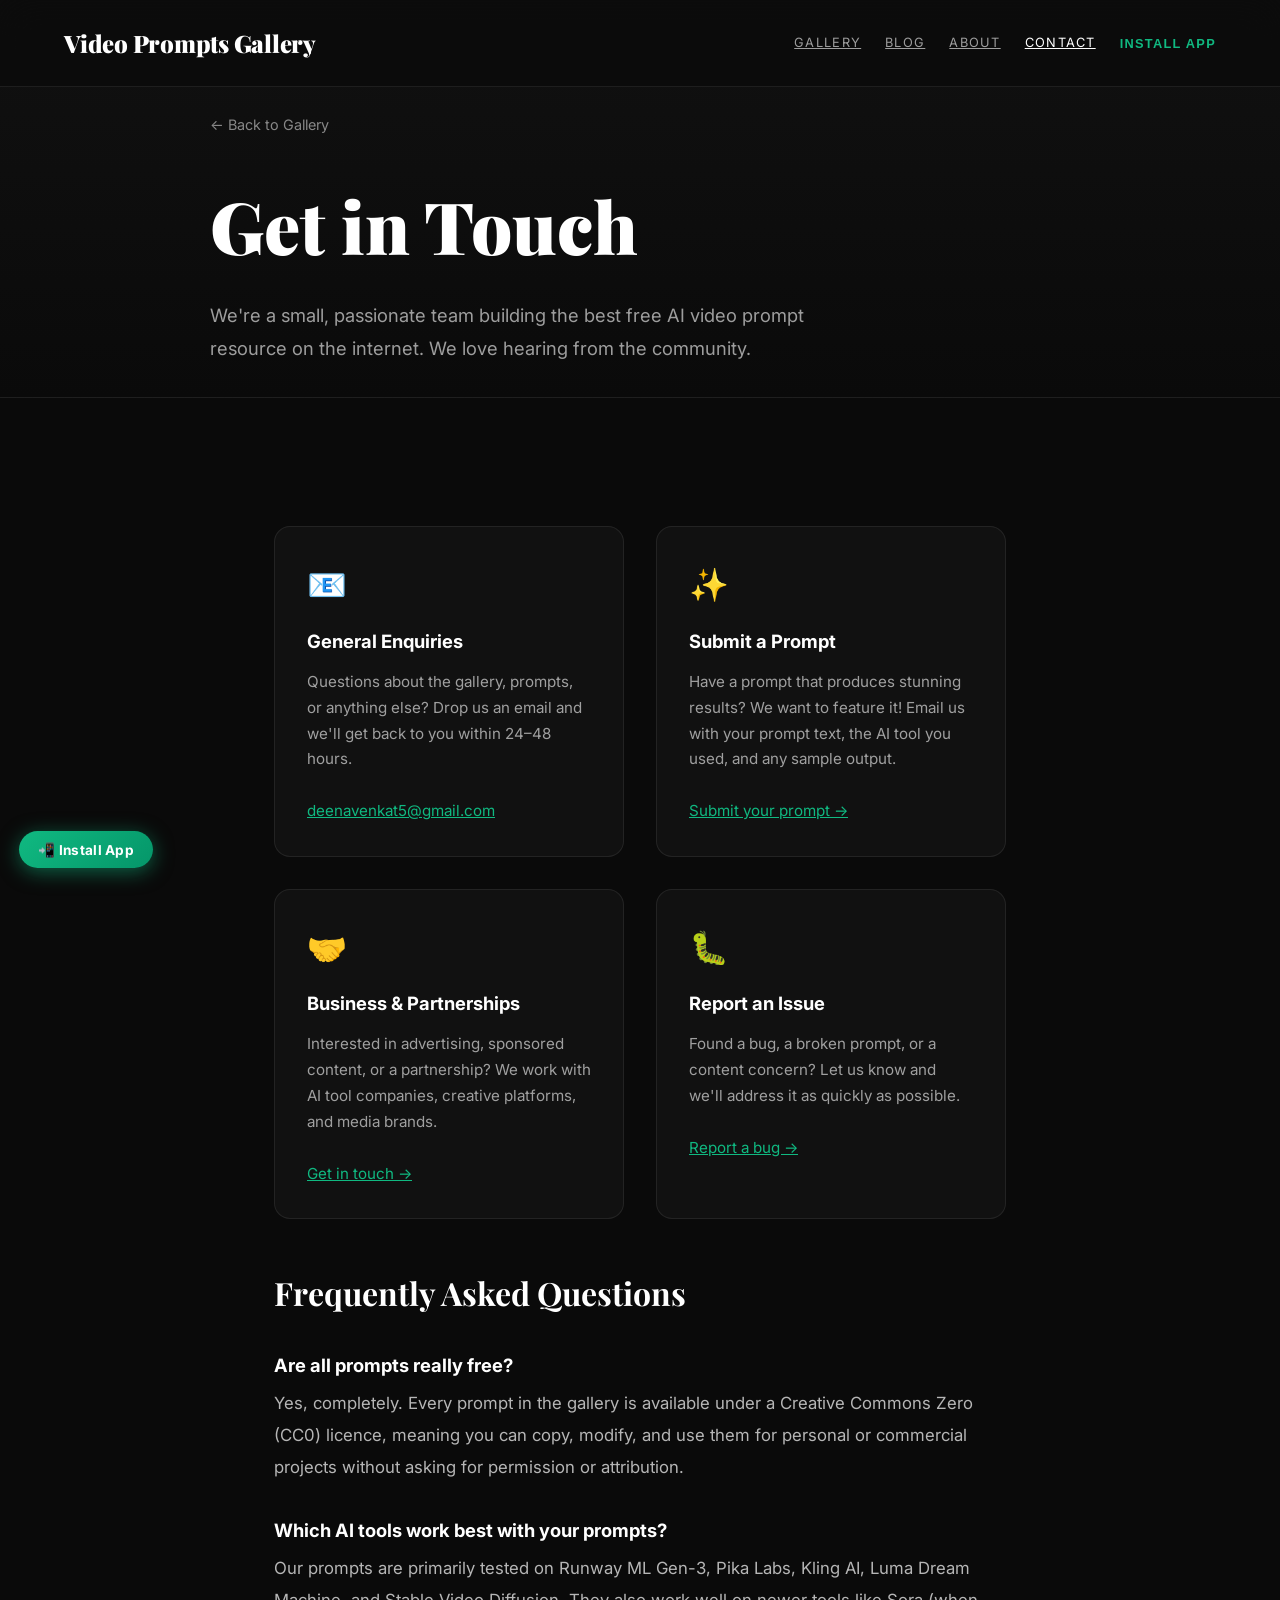
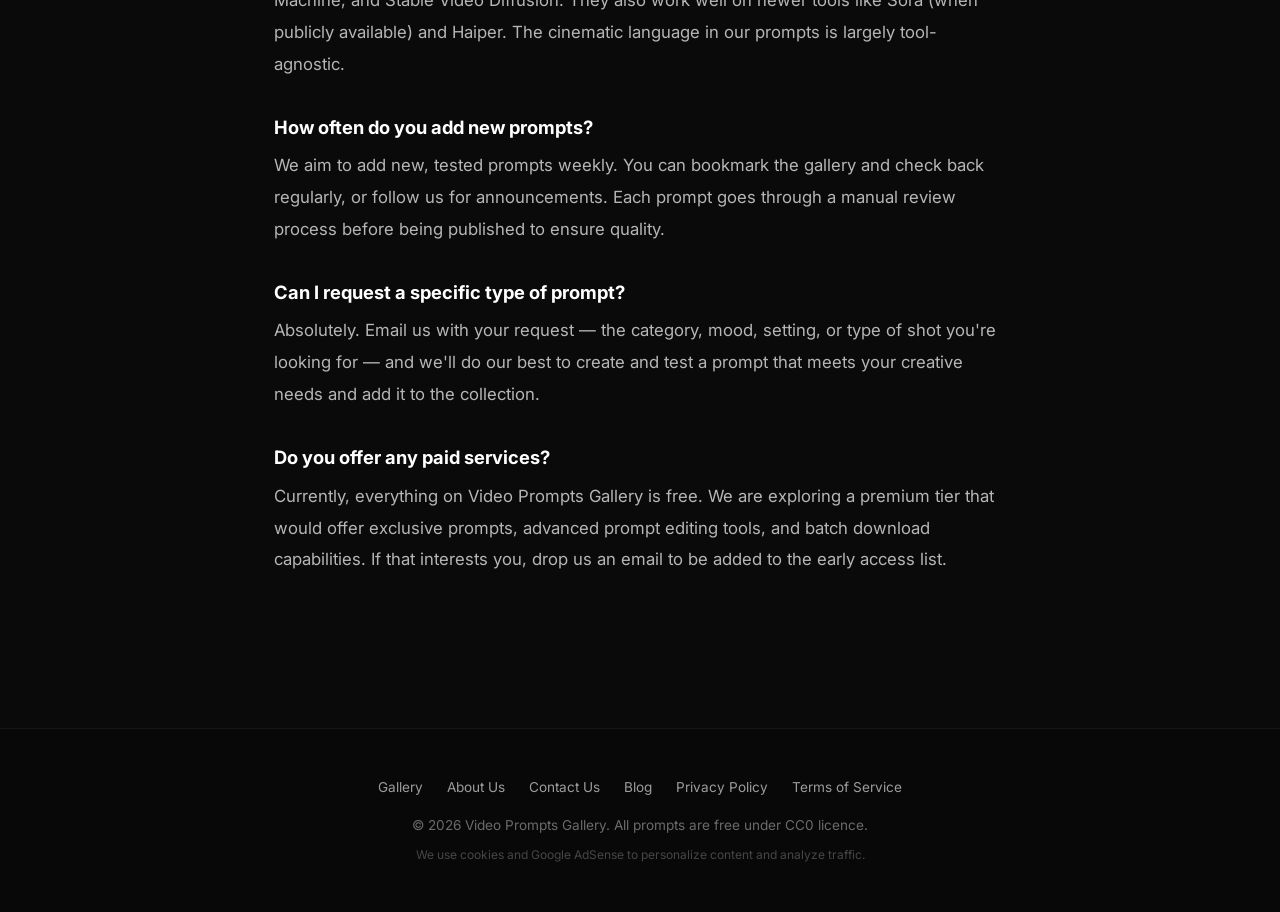
<file: templates/contact.html>
<!DOCTYPE html>
<html lang="en">
<head>
    <meta charset="UTF-8">
    <meta name="viewport" content="width=device-width, initial-scale=1.0">
    <title>Contact Us — Video Prompts Gallery</title>
    <meta name="description" content="Contact Video Prompts Gallery to submit your own AI video prompts, request new categories, report issues, or enquire about partnerships and advertising.">
    <link rel="canonical" href="https://video-prompts-gallery.onrender.com/contact">
    <link rel="icon" type="image/png" href="/static/favicon.png">
    <meta name="google-adsense-account" content="ca-pub-5050768956635718">
    <script async src="https://pagead2.googlesyndication.com/pagead/js/adsbygoogle.js?client=ca-pub-5050768956635718" crossorigin="anonymous"></script>
    <link rel="stylesheet" href="/static/css/style.css">
    <link href="https://fonts.googleapis.com/css2?family=Inter:wght@300;400;500;600;700;800&family=Playfair+Display:wght@700;900&display=swap" rel="stylesheet">
    <style>
        .page-hero { padding: 7rem 5% 2rem; background: linear-gradient(180deg, #111 0%, #0a0a0a 100%); border-bottom: 1px solid rgba(255,255,255,0.06); }
        .page-hero h1 { font-family: 'Playfair Display', serif; font-size: clamp(2.5rem, 6vw, 4.5rem); font-weight: 900; margin-bottom: 1rem; }
        .page-hero p { font-size: 1.15rem; color: rgba(255,255,255,0.6); max-width: 640px; line-height: 1.8; }
        .page-body { max-width: 860px; margin: 0 auto; padding: 5rem 5%; }
        .page-body h2 { font-family: 'Playfair Display', serif; font-size: 2rem; margin: 3rem 0 1rem; }
        .page-body p { color: rgba(255,255,255,0.7); line-height: 1.9; margin-bottom: 1.5rem; font-size: 1.05rem; }
        .contact-grid { display: grid; grid-template-columns: repeat(auto-fit, minmax(260px, 1fr)); gap: 2rem; margin: 3rem 0; }
        .contact-card { background: rgba(255,255,255,0.03); border: 1px solid rgba(255,255,255,0.08); border-radius: 16px; padding: 2rem; }
        .contact-card h3 { font-size: 1.15rem; font-weight: 700; margin-bottom: 0.8rem; }
        .contact-card p { font-size: 0.95rem; color: rgba(255,255,255,0.6); line-height: 1.7; margin:0; }
        .contact-card a { color: #10b981; }
        .contact-icon { font-size: 2rem; margin-bottom: 1rem; }
        .nav-back { display: inline-flex; align-items: center; gap: 0.5rem; color: rgba(255,255,255,0.5); text-decoration: none; font-size: 0.9rem; margin-bottom: 2rem; transition: color 0.2s; }
        .nav-back:hover { color: white; }
    </style>
</head>
<body>
    <nav class="vpg-navbar">
        <div class="vpg-navbar-content">
            <div class="vpg-brand" onclick="location.href='/'" style="cursor:pointer">Video Prompts Gallery</div>
            <!-- Hamburger Button (mobile only) -->
            <button class="vpg-hamburger" id="vpg-hamburger" onclick="toggleMobileNav()" aria-label="Menu">
                <span></span><span></span><span></span>
            </button>
            <div class="vpg-nav-links" id="vpg-nav-links">
                <button class="vpg-mobile-close" onclick="closeMobileNav()">✕</button>
                <a class="vpg-nav-link" href="/">Gallery</a>
                <a class="vpg-nav-link" href="/blog">Blog</a>
                <a class="vpg-nav-link" href="/about">About</a>
                <a class="vpg-nav-link" href="/contact" style="color:white;">Contact</a>
                <button class="vpg-nav-link vpg-install-manual-btn" style="color:#10b981; font-weight:700; background:none; border:none; cursor:pointer;" onclick="installPwaManual ? installPwaManual() : void(0); closeMobileNav()">Install App</button>
            </div>
        </div>
    </nav>

    <div class="page-hero">
        <div style="max-width:860px; margin:0 auto;">
            <a href="/" class="nav-back">← Back to Gallery</a>
            <h1>Get in Touch</h1>
            <p>We're a small, passionate team building the best free AI video prompt resource on the internet. We love hearing from the community.</p>
        </div>
    </div>

    <div class="page-body">
        <div class="contact-grid">
            <div class="contact-card">
                <div class="contact-icon">📧</div>
                <h3>General Enquiries</h3>
                <p>Questions about the gallery, prompts, or anything else? Drop us an email and we'll get back to you within 24–48 hours.<br><br>
                <a href="mailto:deenavenkat5@gmail.com">deenavenkat5@gmail.com</a></p>
            </div>
            <div class="contact-card">
                <div class="contact-icon">✨</div>
                <h3>Submit a Prompt</h3>
                <p>Have a prompt that produces stunning results? We want to feature it! Email us with your prompt text, the AI tool you used, and any sample output.<br><br>
                <a href="mailto:deenavenkat5@gmail.com?subject=Prompt%20Submission">Submit your prompt →</a></p>
            </div>
            <div class="contact-card">
                <div class="contact-icon">🤝</div>
                <h3>Business &amp; Partnerships</h3>
                <p>Interested in advertising, sponsored content, or a partnership? We work with AI tool companies, creative platforms, and media brands.<br><br>
                <a href="mailto:deenavenkat5@gmail.com?subject=Business%20Enquiry">Get in touch →</a></p>
            </div>
            <div class="contact-card">
                <div class="contact-icon">🐛</div>
                <h3>Report an Issue</h3>
                <p>Found a bug, a broken prompt, or a content concern? Let us know and we'll address it as quickly as possible.<br><br>
                <a href="mailto:deenavenkat5@gmail.com?subject=Bug%20Report">Report a bug →</a></p>
            </div>
        </div>

        <h2>Frequently Asked Questions</h2>

        <h3 style="font-size:1.15rem; margin: 2rem 0 0.5rem;">Are all prompts really free?</h3>
        <p>Yes, completely. Every prompt in the gallery is available under a Creative Commons Zero (CC0) licence, meaning you can copy, modify, and use them for personal or commercial projects without asking for permission or attribution.</p>

        <h3 style="font-size:1.15rem; margin: 2rem 0 0.5rem;">Which AI tools work best with your prompts?</h3>
        <p>Our prompts are primarily tested on Runway ML Gen-3, Pika Labs, Kling AI, Luma Dream Machine, and Stable Video Diffusion. They also work well on newer tools like Sora (when publicly available) and Haiper. The cinematic language in our prompts is largely tool-agnostic.</p>

        <h3 style="font-size:1.15rem; margin: 2rem 0 0.5rem;">How often do you add new prompts?</h3>
        <p>We aim to add new, tested prompts weekly. You can bookmark the gallery and check back regularly, or follow us for announcements. Each prompt goes through a manual review process before being published to ensure quality.</p>

        <h3 style="font-size:1.15rem; margin: 2rem 0 0.5rem;">Can I request a specific type of prompt?</h3>
        <p>Absolutely. Email us with your request — the category, mood, setting, or type of shot you're looking for — and we'll do our best to create and test a prompt that meets your creative needs and add it to the collection.</p>

        <h3 style="font-size:1.15rem; margin: 2rem 0 0.5rem;">Do you offer any paid services?</h3>
        <p>Currently, everything on Video Prompts Gallery is free. We are exploring a premium tier that would offer exclusive prompts, advanced prompt editing tools, and batch download capabilities. If that interests you, drop us an email to be added to the early access list.</p>
    </div>

    <footer style="margin-top: 3rem; padding: 3rem 5%; background: #080808; border-top: 1px solid rgba(255,255,255,0.05); text-align: center; color: rgba(255,255,255,0.4); font-size: 0.85rem; font-family: 'Inter', sans-serif;">
        <div style="margin-bottom: 1rem; display: flex; justify-content: center; gap: 1.5rem; flex-wrap: wrap;">
            <a href="/" style="color: rgba(255,255,255,0.6); text-decoration: none;">Gallery</a>
            <a href="/about" style="color: rgba(255,255,255,0.6); text-decoration: none;">About Us</a>
            <a href="/contact" style="color: rgba(255,255,255,0.6); text-decoration: none;">Contact Us</a>
            <a href="/blog" style="color: rgba(255,255,255,0.6); text-decoration: none;">Blog</a>
            <a href="/" style="color: rgba(255,255,255,0.6); text-decoration: none;" onclick="location.href='/?tab=privacy'; return false;">Privacy Policy</a>
            <a href="/" style="color: rgba(255,255,255,0.6); text-decoration: none;" onclick="location.href='/?tab=terms'; return false;">Terms of Service</a>
        </div>
        <div style="margin-bottom: 0.5rem;">&copy; 2026 Video Prompts Gallery. All prompts are free under CC0 licence.</div>
        <div style="font-size: 0.75rem; color: rgba(255,255,255,0.25);">We use cookies and Google AdSense to personalize content and analyze traffic.</div>
    </footer>

    <!-- Floating Install App Button -->
    <button id="vpg-fab-install" onclick="installPwaManual ? installPwaManual() : alert('Open menu → Add to Home Screen to install')" title="Install App on your Phone" style="position:fixed;bottom:2rem;left:1.2rem;z-index:50000;background:linear-gradient(135deg,#10b981,#059669);color:white;border:none;border-radius:50px;padding:0.65rem 1.2rem;font-size:0.85rem;font-weight:700;font-family:'Inter',sans-serif;cursor:pointer;display:flex;align-items:center;gap:0.5rem;box-shadow:0 4px 20px rgba(16,185,129,0.5);animation:installPulse 2.5s ease-in-out infinite;letter-spacing:0.02em;">📲 Install App</button>
</body>
</html>
</file>
<file: static/css/style.css>
@import url('https://fonts.googleapis.com/css2?family=Inter:wght@300;400;500;600;700&family=Playfair+Display:ital,wght@0,400;0,700;0,900;1,400;1,700;1,900&display=swap');

:root {
    --vpg-bg: #0a0a0a;
    --vpg-card-bg: rgba(255, 255, 255, 0.03);
    --vpg-accent: #a855f7;
    --vpg-text-main: #ffffff;
    --vpg-text-dim: rgba(255, 255, 255, 0.6);
    --vpg-border: rgba(255, 255, 255, 0.08);
    --vpg-glass: rgba(10, 10, 10, 0.7);
}

* {
    margin: 0;
    padding: 0;
    box-sizing: border-box;
}

body {
    background-color: var(--vpg-bg);
    color: var(--vpg-text-main);
    font-family: 'Inter', sans-serif;
    line-height: 1.6;
    overflow-x: hidden;
    -webkit-font-smoothing: antialiased;
}

/* ─────────────────────────────────────────────────────────── */
/* CINEMATIC PRELOADER                                          */
/* ─────────────────────────────────────────────────────────── */
#vpg-loader {
    position: fixed;
    top: 0;
    left: 0;
    width: 100%;
    height: 100%;
    background: #0a0a0a;
    display: flex;
    justify-content: center;
    align-items: center;
    z-index: 1000000;
}

.loader-percentage {
    font-family: 'Playfair Display', serif;
    font-size: 15vh;
    font-weight: 900;
    color: white;
    font-style: italic;
    line-height: 1;
}

/* ─────────────────────────────────────────────────────────── */
/* NAVIGATION BAR                                               */
/* ─────────────────────────────────────────────────────────── */
.vpg-navbar {
    position: fixed;
    top: 0;
    left: 0;
    right: 0;
    background: var(--vpg-glass);
    backdrop-filter: blur(20px);
    -webkit-backdrop-filter: blur(20px);
    z-index: 10000;
    padding: 1.5rem 5%;
    border-bottom: 1px solid var(--vpg-border);
}

.vpg-navbar-content {
    max-width: 1600px;
    margin: 0 auto;
    display: flex;
    justify-content: space-between;
    align-items: center;
}

.vpg-brand {
    font-family: 'Playfair Display', serif;
    font-weight: 900;
    font-size: 1.5rem;
    letter-spacing: -0.01em;
}

/* Hamburger hidden on desktop */
.vpg-hamburger {
    display: none;
}

/* Mobile close hidden on desktop */
.vpg-mobile-close {
    display: none;
}

/* ─────────────────────────────────────────────────────────── */
/* HERO SECTION                                                */
/* ─────────────────────────────────────────────────────────── */
.vpg-hero {
    min-height: auto;
    display: flex;
    flex-direction: column;
    justify-content: center;
    align-items: center;
    text-align: center;
    padding: 7rem 2rem 1rem 2rem;
    margin-bottom: 2rem;
    background-image: radial-gradient(circle at center, rgba(255, 255, 255, 0.05) 0%, transparent 70%);
}

.vpg-hero h1 {
    font-family: 'Playfair Display', serif;
    font-size: clamp(3rem, 10vw, 6rem);
    font-weight: 900;
    margin-bottom: 1.5rem;
    letter-spacing: -0.02em;
}

.vpg-hero-subtitle {
    color: var(--vpg-text-dim);
    font-size: 1.25rem;
    max-width: 600px;
}

/* ─────────────────────────────────────────────────────────── */
/* GALLERY GRID                                                */
/* ─────────────────────────────────────────────────────────── */
.gallery-container {
    padding: 0 5%;
    max-width: 1600px;
    margin: 0 auto;
}

.gallery-filters {
    position: relative;
    margin-bottom: 2.5rem;
}

.gallery-filters-scroll {
    display: flex;
    gap: 0.75rem;
    overflow-x: auto;
    padding: 0.5rem 0;
    scrollbar-width: none;
    -ms-overflow-style: none;
    -webkit-overflow-scrolling: touch;
    mask-image: linear-gradient(to right, transparent, black 10%, black 90%, transparent);
    -webkit-mask-image: linear-gradient(to right, transparent, black 10%, black 90%, transparent);
}

.gallery-filters-scroll::-webkit-scrollbar {
    display: none;
}

.filter-pill {
    background: rgba(255, 255, 255, 0.04);
    border: 1px solid var(--vpg-border);
    color: var(--vpg-text-dim);
    padding: 0.6rem 1.4rem;
    border-radius: 50px;
    font-size: 0.88rem;
    font-weight: 600;
    cursor: pointer;
    white-space: nowrap;
    transition: all 0.2s ease;
    backdrop-filter: blur(10px);
}

.filter-pill:hover {
    background: rgba(255, 255, 255, 0.08);
    color: white;
}

.filter-pill.active {
    background: #10b981 !important;
    border-color: #10b981 !important;
    color: white !important;
    box-shadow: 0 4px 15px rgba(16, 185, 129, 0.3);
}

.filter-pill.active::before {
    content: none;
}

#vpg-category-select:focus {
    outline: none;
    border-color: rgba(255, 255, 255, 0.3);
    background: rgba(255, 255, 255, 0.06);
}

.vpg-dropdown-icon {
    position: absolute;
    right: 1.5rem;
    top: 50%;
    transform: translateY(-50%);
    pointer-events: none;
    font-size: 0.8rem;
    opacity: 0.4;
}

#vpg-category-select option {
    background: #0d0d0d;
    color: white;
    padding: 1rem;
    text-transform: uppercase;
    letter-spacing: 0.1em;
}

.prompt-grid {
    columns: 2;
    column-gap: 12px;
    margin-bottom: 6rem;
}

@media (min-width: 768px) {
    .prompt-grid {
        columns: 3;
        column-gap: 16px;
    }
}

@media (min-width: 1024px) {
    .prompt-grid {
        columns: 4;
        column-gap: 16px;
    }
}



/* ─────────────────────────────────────────────────────────── */
/* PROMPT CARDS                                                 */
/* ─────────────────────────────────────────────────────────── */
.vpg-card {
    background: #1a1a1a;
    min-height: 200px;
    border: none;
    padding: 0;
    margin-bottom: 12px;
    border-radius: 12px;
    overflow: hidden;
    position: relative;
    cursor: pointer;
    break-inside: avoid-column;
    transition: transform 0.2s ease;
    background: linear-gradient(90deg, #1a1a1a 25%, #2a2a2a 50%, #1a1a1a 75%);
    background-size: 200% 100%;
    animation: skeletonSweep 1.5s infinite linear;
}

@keyframes skeletonSweep {
    0% {
        background-position: 200% 0;
    }

    100% {
        background-position: -200% 0;
    }
}

@media (min-width: 768px) {
    .vpg-card {
        margin-bottom: 16px;
    }

    .vpg-card:hover {
        transform: scale(1.02);
    }
}

.vpg-card-fallback {
    width: 100%;
    aspect-ratio: 4 / 5;
    background: #1f1f1f;
    display: flex;
    align-items: center;
    justify-content: center;
    padding: 1rem;
    text-align: center;
    font-size: 1.2rem;
    font-weight: 600;
    border-radius: 12px;
    color: white;
}

.vpg-card-img {
    width: 100%;
    height: auto;
    object-fit: cover;
    border-radius: 12px;
    display: block;
    margin-bottom: 0;
    transition: transform 0.3s ease;
}

.vpg-card:hover .vpg-card-img {
    transform: scale(1.05);
    /* Slight zoom on hover */
}

/* Overlay for Get Prompt badge */
.vpg-card-overlay {
    position: absolute;
    inset: 0;
    background: linear-gradient(180deg, transparent 30%, rgba(0, 0, 0, 0.8) 100%);
    display: flex;
    flex-direction: column;
    justify-content: flex-end;
    align-items: center;
    padding: 1.5rem 1rem;
    opacity: 0;
    transition: opacity 0.3s ease;
    border-radius: 12px;
    text-align: center;
}

.vpg-card:hover .vpg-card-overlay {
    opacity: 1;
}

.vpg-get-prompt-btn {
    background: #10b981;
    color: white;
    font-weight: 700;
    font-size: 0.9rem;
    padding: 0.6rem 1.2rem;
    border-radius: 20px;
    letter-spacing: 0.05em;
    transform: translateY(15px);
    transition: transform 0.3s ease;
    box-shadow: 0 4px 15px rgba(16, 185, 129, 0.4);
    margin-bottom: 0.5rem;
}

.vpg-card:hover .vpg-get-prompt-btn {
    transform: translateY(0);
}

.vpg-card-hover-title {
    color: white;
    font-size: 0.85rem;
    font-weight: 600;
    opacity: 0.9;
    text-transform: capitalize;
    display: -webkit-box;
    -webkit-line-clamp: 2;
    line-clamp: 2;
    -webkit-box-orient: vertical;
    overflow: hidden;
}

/* Ensure mobile users also see it clearly since they don't have hover */
@media (max-width: 768px) {
    .vpg-card-overlay {
        opacity: 1;
        background: linear-gradient(180deg, transparent 50%, rgba(0, 0, 0, 0.7) 100%);
        padding: 1rem 0.5rem;
    }

    .vpg-get-prompt-btn {
        transform: translateY(0);
        padding: 0.5rem 1rem;
        font-size: 0.8rem;
        background: rgba(16, 185, 129, 0.9);
    }
}

.vpg-card-tag {
    color: var(--vpg-text-dim);
    font-size: 0.75rem;
    letter-spacing: 0.2em;
    text-transform: uppercase;
    margin-bottom: 1rem;
}

.vpg-card-title {
    font-family: 'Playfair Display', serif;
    font-size: 1.75rem;
    margin-bottom: 1.5rem;
}

.vpg-card-text {
    color: var(--vpg-text-dim);
    font-size: 1rem;
    line-height: 1.8;
    margin-bottom: 2rem;
    display: -webkit-box;
    -webkit-line-clamp: 3;
    -webkit-box-orient: vertical;
    line-clamp: 3;
    overflow: hidden;
}

.vpg-card-actions {
    margin-top: auto;
    display: flex;
    gap: 1rem;
}

.btn-premium {
    background: transparent;
    border: 1px solid var(--vpg-border);
    color: white;
    padding: 0.8rem 1.5rem;
    cursor: pointer;
    text-transform: uppercase;
    letter-spacing: 0.1em;
    font-size: 0.75rem;
    transition: all 0.3s ease;
    flex: 1;
    text-align: center;
    text-decoration: none;
}

.btn-premium:hover {
    background: white;
    color: black;
}

/* ── Generate Button — NEW highlight ───────────────────────── */
.btn-generate-new {
    position: relative;
    background: linear-gradient(135deg, #7c3aed, #4f46e5, #2563eb) !important;
    color: #fff !important;
    border: none !important;
    border-radius: 4px;
    overflow: visible;
    animation: genGlow 2.5s ease-in-out infinite;
}

.btn-generate-new::before {
    content: '';
    position: absolute;
    inset: 0;
    background: linear-gradient(90deg, transparent 0%, rgba(255, 255, 255, 0.18) 50%, transparent 100%);
    transform: translateX(-100%);
    animation: genShimmer 2.5s ease-in-out infinite;
    border-radius: inherit;
    pointer-events: none;
}

.btn-generate-new::after {
    content: 'NEW';
    position: absolute;
    top: -9px;
    right: -9px;
    background: #f43f5e;
    color: #fff;
    font-size: 0.55rem;
    font-weight: 700;
    letter-spacing: 0.08em;
    padding: 2px 5px;
    border-radius: 20px;
    line-height: 1.4;
    pointer-events: none;
    z-index: 1;
}

.btn-generate-new:hover {
    background: linear-gradient(135deg, #6d28d9, #4338ca, #1d4ed8) !important;
    color: #fff !important;
    transform: translateY(-2px);
    box-shadow: 0 6px 24px rgba(124, 58, 237, 0.5);
}

@keyframes genGlow {

    0%,
    100% {
        box-shadow: 0 0 8px rgba(124, 58, 237, 0.4);
    }

    50% {
        box-shadow: 0 0 18px rgba(124, 58, 237, 0.75);
    }
}

@keyframes genShimmer {
    0% {
        transform: translateX(-100%);
    }

    60%,
    100% {
        transform: translateX(200%);
    }
}

/* ─────────────────────────────────────────────────────────── */
/* FOOTER                                                      */
/* ─────────────────────────────────────────────────────────── */
.vpg-footer {
    padding: 8rem 5% 4rem 5%;
    border-top: 1px solid var(--vpg-border);
    text-align: center;
}

.footer-brand {
    font-family: 'Playfair Display', serif;
    font-size: 1.5rem;
    margin-bottom: 1rem;
}

.footer-links {
    display: flex;
    justify-content: center;
    gap: 2rem;
    margin-bottom: 3rem;
}

.footer-link {
    color: var(--vpg-text-dim);
    text-decoration: none;
    font-size: 0.8rem;
    text-transform: uppercase;
    letter-spacing: 0.1em;
}

/* ─────────────────────────────────────────────────────────── */
/* SEARCH SECTION                                               */
/* ─────────────────────────────────────────────────────────── */
.vpg-search-container {
    padding: 0 5%;
    max-width: 800px;
    margin: 0 auto 3rem auto;
}

.search-box {
    position: relative;
    width: 100%;
}

#vpg-search-input {
    width: 100%;
    background: var(--vpg-card-bg);
    border: 1px solid var(--vpg-border);
    padding: 1.2rem 1.5rem 1.2rem 3.5rem;
    color: white;
    font-size: 1.1rem;
    border-radius: 4px;
    transition: all 0.3s ease;
}

#vpg-search-input:focus {
    outline: none;
    border-color: white;
    background: rgba(255, 255, 255, 0.05);
}

.search-icon {
    position: absolute;
    left: 1.2rem;
    top: 50%;
    transform: translateY(-50%);
    opacity: 0.5;
    font-size: 1.2rem;
}

/* ─────────────────────────────────────────────────────────── */
/* PAGINATION                                                   */
/* ─────────────────────────────────────────────────────────── */
.vpg-pagination {
    display: flex;
    justify-content: center;
    gap: 0.5rem;
    margin-top: 2rem;
}

.page-btn {
    background: transparent;
    border: 1px solid var(--vpg-border);
    color: var(--vpg-text-dim);
    width: 40px;
    height: 40px;
    display: flex;
    justify-content: center;
    align-items: center;
    border-radius: 4px;
    cursor: pointer;
    transition: all 0.3s ease;
}

.page-btn.active,
.page-btn:hover {
    border-color: white;
    color: white;
}

.page-btn:disabled {
    opacity: 0.2;
    cursor: not-allowed;
}

/* ─────────────────────────────────────────────────────────── */
/* LEGAL CONTENT                                                */
/* ─────────────────────────────────────────────────────────── */
.legal-content {
    max-width: 900px;
    margin: 0 auto;
    padding: 4rem 0;
}

.legal-content h2 {
    font-family: 'Playfair Display', serif;
    font-size: 2.5rem;
    margin-bottom: 2rem;
}

.legal-content h3 {
    font-family: 'Playfair Display', serif;
    font-size: 1.5rem;
    margin: 2rem 0 1rem 0;
}

.legal-content p,
.legal-content li {
    color: var(--vpg-text-dim);
    margin-bottom: 1rem;
    font-size: 1.05rem;
}

.legal-content ul {
    padding-left: 1.5rem;
    margin-bottom: 2rem;
}

/* ─────────────────────────────────────────────────────────── */
/* MODAL SYSTEM                                                 */
/* ─────────────────────────────────────────────────────────── */
.vpg-modal {
    position: fixed;
    top: 0;
    left: 0;
    width: 100%;
    height: 100%;
    z-index: 20000;
    display: flex;
    justify-content: center;
    align-items: center;
}

.modal-backdrop {
    position: absolute;
    width: 100%;
    height: 100%;
    background: rgba(0, 0, 0, 0.9);
    backdrop-filter: blur(10px);
}

.modal-content {
    position: relative;
    width: 100%;
    max-width: 500px;
    max-height: 90vh;
    background: #111111;
    border: none;
    padding: 3.5rem 1rem 1rem 1rem;
    overflow-y: auto;
    border-radius: 12px;
    box-shadow: 0 10px 40px rgba(0, 0, 0, 0.8);
}

.modal-detail-img {
    width: 100%;
    border-radius: 12px;
    max-height: 50vh;
    object-fit: cover;
    margin-bottom: 1rem;
    display: block;
}

.modal-tag-row {
    display: flex;
    gap: 0.5rem;
    margin-bottom: 1.5rem;
}

.modal-tag-pill {
    background: rgba(255, 255, 255, 0.08);
    color: var(--vpg-text-dim);
    padding: 0.4rem 0.8rem;
    border-radius: 8px;
    font-size: 0.75rem;
    text-transform: uppercase;
    display: flex;
    align-items: center;
    font-weight: 600;
    border: 1px solid rgba(255, 255, 255, 0.1);
    cursor: pointer;
    transition: all 0.2s;
    font-family: inherit;
}

.modal-tag-pill:hover {
    background: rgba(255, 255, 255, 0.15);
    color: white;
    border-color: rgba(255, 255, 255, 0.3);
}

.modal-action-row {
    display: flex;
    gap: 0.8rem;
    margin-bottom: 1.5rem;
}

.btn-detail-action {
    flex: 1;
    background: transparent;
    border: 1px solid rgba(255, 255, 255, 0.15);
    color: white;
    padding: 0.8rem;
    border-radius: 8px;
    font-size: 0.9rem;
    display: flex;
    justify-content: center;
    align-items: center;
    gap: 0.5rem;
    cursor: pointer;
    font-family: inherit;
    transition: all 0.2s;
}

.btn-detail-action:hover {
    background: rgba(255, 255, 255, 0.05);
}

.btn-detail-copy {
    width: 100%;
    background: white;
    color: black;
    border: none;
    border-radius: 8px;
    padding: 1.1rem;
    font-size: 0.9rem;
    font-weight: 800;
    letter-spacing: 0.05em;
    display: flex;
    justify-content: center;
    align-items: center;
    gap: 0.5rem;
    margin-bottom: 2.5rem;
    cursor: pointer;
    transition: transform 0.2s;
}

.btn-detail-copy:hover {
    transform: translateY(-2px);
}

.modal-prompt-label {
    color: #10b981;
    text-transform: uppercase;
    font-size: 0.75rem;
    letter-spacing: 0.1em;
    margin-bottom: 0.5rem;
    font-weight: 700;
}

.modal-prompt-box {
    background: rgba(255, 255, 255, 0.05);
    border: 1px solid rgba(255, 255, 255, 0.08);
    padding: 1.2rem;
    border-radius: 12px;
    font-size: 0.95rem;
    color: rgba(255, 255, 255, 0.85);
    line-height: 1.6;
    margin-bottom: 1.5rem;
    white-space: pre-wrap;
}

/* Copy Overlay */
#vpg-copy-overlay {
    position: fixed;
    top: 0;
    left: 0;
    width: 100%;
    height: 100%;
    background: rgba(0, 0, 0, 0.8);
    backdrop-filter: blur(5px);
    display: flex;
    align-items: center;
    justify-content: center;
    z-index: 30000;
    opacity: 0;
    pointer-events: none;
    transition: opacity 0.3s ease;
}

#vpg-copy-overlay.show {
    opacity: 1;
    pointer-events: auto;
}

.copy-overlay-card {
    background: #1e1e1e;
    border-radius: 20px;
    width: 90%;
    max-width: 380px;
    padding: 2.5rem 2rem;
    text-align: center;
    box-shadow: 0 20px 50px rgba(0, 0, 0, 0.5);
    transform: translateY(20px);
    transition: transform 0.3s ease;
}

#vpg-copy-overlay.show .copy-overlay-card {
    transform: translateY(0);
}

.copy-overlay-icon {
    width: 64px;
    height: 64px;
    background: linear-gradient(135deg, #1e293b, #0f172a);
    border-radius: 16px;
    margin: 0 auto 1.5rem;
    display: flex;
    align-items: center;
    justify-content: center;
    font-size: 2rem;
}

.copy-overlay-title {
    font-size: 1.25rem;
    font-weight: 700;
    margin-bottom: 0.8rem;
    color: white;
}

.copy-overlay-text {
    font-size: 0.9rem;
    color: rgba(255, 255, 255, 0.6);
    margin-bottom: 2rem;
    line-height: 1.5;
}

.btn-overlay-open {
    width: 100%;
    background: white;
    color: black;
    border: none;
    padding: 1.1rem;
    border-radius: 12px;
    font-weight: 700;
    margin-bottom: 1rem;
    cursor: pointer;
    font-size: 0.95rem;
    display: flex;
    align-items: center;
    justify-content: center;
    gap: 0.5rem;
    transition: transform 0.2s;
}

.btn-overlay-open:hover {
    transform: scale(1.02);
}

.btn-overlay-later {
    width: 100%;
    background: transparent;
    color: rgba(255, 255, 255, 0.5);
    border: none;
    padding: 0.8rem;
    font-size: 0.9rem;
    cursor: pointer;
}

.btn-overlay-later:hover {
    color: white;
}

.modal-close {
    position: absolute;
    top: 1.5rem;
    left: 1.5rem;
    background: none;
    border: none;
    color: white;
    font-size: 1rem;
    font-weight: 600;
    cursor: pointer;
    opacity: 0.8;
    display: flex;
    align-items: center;
    gap: 0.5rem;
    transition: opacity 0.3s ease;
    z-index: 10;
}

.modal-close::before {
    content: "〈";
    font-size: 1.5rem;
    font-weight: 300;
}

.modal-close:hover {
    opacity: 1;
}

/* ─────────────────────────────────────────────────────────── */
/* COOKIE CONSENT                                               */
/* ─────────────────────────────────────────────────────────── */
.vpg-cookie-banner {
    position: fixed;
    bottom: 2rem;
    left: 50%;
    transform: translateX(-50%);
    width: 90%;
    max-width: 700px;
    background: #111;
    border: 1px solid var(--vpg-border);
    padding: 1.5rem 2rem;
    z-index: 15000;
    border-radius: 4px;
    box-shadow: 0 10px 30px rgba(0, 0, 0, 0.5);
}

.cookie-content {
    display: flex;
    justify-content: space-between;
    align-items: center;
    gap: 2rem;
}

.cookie-content p {
    font-size: 0.9rem;
    color: var(--vpg-text-dim);
}

.cookie-content .link {
    text-decoration: underline;
    cursor: pointer;
    color: white;
}

/* ─────────────────────────────────────────────────────────── */
/* BACK TO TOP & UTILS                                          */
/* ─────────────────────────────────────────────────────────── */
.vpg-btt {
    position: fixed;
    bottom: 2.5rem;
    right: 2.5rem;
    width: 50px;
    height: 50px;
    background: white;
    color: black;
    border: none;
    border-radius: 50%;
    font-size: 1.2rem;
    cursor: pointer;
    opacity: 0;
    visibility: hidden;
    transition: all 0.3s ease;
    z-index: 14000;
}

.vpg-btt.visible {
    opacity: 1;
    visibility: visible;
}

.vpg-nav-links {
    display: flex;
    gap: 1.5rem;
    align-items: center;
}

.vpg-nav-link {
    background: none;
    border: none;
    color: var(--vpg-text-dim);
    text-transform: uppercase;
    font-size: 0.8rem;
    letter-spacing: 0.1em;
    cursor: pointer;
    transition: color 0.3s ease;
}

.vpg-nav-link:hover {
    color: white;
}

.footer-link-btn {
    background: none;
    border: none;
    color: var(--vpg-text-dim);
    text-transform: uppercase;
    font-size: 0.8rem;
    letter-spacing: 0.1em;
    cursor: pointer;
}

.footer-link-btn:hover {
    color: white;
}

.hidden {
    display: none !important;
}

.fade-out {
    opacity: 0;
    pointer-events: none;
    transition: opacity 0.8s ease;
}

/* ─────────────────────────────────────────────────────────── */
/* ADMIN BAR                                                    */
/* ─────────────────────────────────────────────────────────── */
.vpg-admin-bar {
    position: fixed;
    top: 0;
    left: 0;
    right: 0;
    z-index: 20000;
    background: linear-gradient(90deg, #7c3aed, #4f46e5);
    padding: 0.6rem 2rem;
    box-shadow: 0 2px 12px rgba(0, 0, 0, 0.4);
}

.admin-bar-content {
    max-width: 1400px;
    margin: 0 auto;
    display: flex;
    align-items: center;
    gap: 1.5rem;
}

.admin-bar-label {
    font-size: 0.85rem;
    font-weight: 700;
    color: white;
    letter-spacing: 0.05em;
    margin-right: auto;
}

.btn-admin-action {
    background: rgba(255, 255, 255, 0.15);
    border: 1px solid rgba(255, 255, 255, 0.3);
    color: white;
    padding: 0.4rem 1.2rem;
    border-radius: 4px;
    font-size: 0.85rem;
    font-weight: 600;
    cursor: pointer;
    transition: background 0.2s;
    font-family: inherit;
}

.btn-admin-action:hover {
    background: rgba(255, 255, 255, 0.25);
}

.btn-admin-logout {
    background: rgba(255, 255, 255, 0.08);
    border: 1px solid rgba(255, 255, 255, 0.2);
    color: rgba(255, 255, 255, 0.8);
    padding: 0.4rem 1rem;
    border-radius: 4px;
    font-size: 0.8rem;
    cursor: pointer;
    transition: all 0.2s;
    font-family: inherit;
}

.btn-admin-logout:hover {
    background: rgba(255, 0, 0, 0.25);
    color: white;
}

/* Shift content down when admin bar is visible */
.admin-bar-active .vpg-navbar {
    top: 40px;
}

.admin-bar-active body {
    padding-top: 40px;
}

/* ─────────────────────────────────────────────────────────── */
/* FEATURE FLIPPER PANEL                                        */
/* ─────────────────────────────────────────────────────────── */
.btn-flipper-toggle {
    background: rgba(255, 255, 255, 0.12);
    border-color: rgba(255, 255, 255, 0.35);
}

.btn-flipper-toggle:hover {
    background: rgba(255, 255, 255, 0.28);
}

.vpg-flipper-panel {
    max-width: 1400px;
    margin: 0.5rem auto 0;
    background: rgba(0, 0, 0, 0.35);
    border: 1px solid rgba(255, 255, 255, 0.15);
    border-radius: 8px;
    padding: 1rem 1.5rem;
}

.flipper-panel-header {
    display: flex;
    align-items: center;
    gap: 1rem;
    margin-bottom: 0.8rem;
}

.flipper-panel-title {
    font-size: 0.9rem;
    font-weight: 700;
    color: #fff;
    letter-spacing: 0.05em;
}

.flipper-panel-hint {
    font-size: 0.78rem;
    color: rgba(255, 255, 255, 0.55);
}

.flipper-flags-list {
    display: flex;
    flex-wrap: wrap;
    gap: 0.6rem 2rem;
    margin-bottom: 0.8rem;
}

.flipper-flag-row {
    display: flex;
    align-items: center;
    gap: 0.5rem;
    cursor: pointer;
    user-select: none;
    background: rgba(255, 255, 255, 0.06);
    border: 1px solid rgba(255, 255, 255, 0.12);
    border-radius: 6px;
    padding: 0.45rem 0.9rem;
    transition: background 0.15s;
    min-width: 220px;
}

.flipper-flag-row:hover {
    background: rgba(255, 255, 255, 0.12);
}

.flipper-checkbox {
    width: 16px;
    height: 16px;
    cursor: pointer;
    accent-color: #a78bfa;
    flex-shrink: 0;
}

.flipper-flag-label {
    font-size: 0.85rem;
    font-weight: 600;
    color: #fff;
}

.flipper-flag-desc {
    font-size: 0.75rem;
    color: rgba(255, 255, 255, 0.45);
    margin-left: 0.25rem;
}

.flipper-panel-footer {
    display: flex;
    align-items: center;
    gap: 1rem;
    margin-top: 0.5rem;
}

.btn-flipper-save {
    background: #a78bfa;
    border: none;
    color: #1a1040;
    padding: 0.45rem 1.4rem;
    border-radius: 5px;
    font-size: 0.84rem;
    font-weight: 700;
    cursor: pointer;
    transition: background 0.2s, opacity 0.2s;
    font-family: inherit;
}

.btn-flipper-save:hover {
    background: #c4b5fd;
}

.btn-flipper-save:disabled {
    opacity: 0.55;
    cursor: not-allowed;
}

.flipper-save-status {
    font-size: 0.82rem;
}

.flipper-save-ok {
    color: #86efac;
}

.flipper-save-err {
    color: #fca5a5;
}

.flipper-loading,
.flipper-error {
    font-size: 0.82rem;
    color: rgba(255, 255, 255, 0.55);
    padding: 0.3rem 0;
}

/* ─────────────────────────────────────────────────────────── */
/* ADMIN FORMS                                                  */
/* ─────────────────────────────────────────────────────────── */
.admin-form-group {
    margin-bottom: 1.25rem;
}

.admin-label {
    display: block;
    font-size: 0.8rem;
    font-weight: 600;
    letter-spacing: 0.08em;
    text-transform: uppercase;
    color: var(--vpg-text-dim);
    margin-bottom: 0.5rem;
}

.admin-input {
    width: 100%;
    background: rgba(255, 255, 255, 0.05);
    border: 1px solid var(--vpg-border);
    border-radius: 4px;
    color: white;
    padding: 0.75rem 1rem;
    font-size: 0.95rem;
    font-family: 'Inter', sans-serif;
    outline: none;
    transition: border-color 0.2s;
}

.admin-input:focus {
    border-color: rgba(255, 255, 255, 0.4);
    background: rgba(255, 255, 255, 0.08);
}

select.admin-input option {
    background-color: #1a1a1a;
    color: white;
}

.admin-textarea {
    width: 100%;
    background: rgba(255, 255, 255, 0.05);
    border: 1px solid var(--vpg-border);
    border-radius: 4px;
    color: white;
    padding: 0.75rem 1rem;
    font-size: 0.9rem;
    font-family: 'Inter', sans-serif;
    outline: none;
    resize: vertical;
    min-height: 180px;
    line-height: 1.7;
    transition: border-color 0.2s;
}

.admin-textarea:focus {
    border-color: rgba(255, 255, 255, 0.4);
    background: rgba(255, 255, 255, 0.08);
}

.admin-error {
    background: rgba(239, 68, 68, 0.12);
    border: 1px solid rgba(239, 68, 68, 0.4);
    color: #fca5a5;
    padding: 0.75rem 1rem;
    border-radius: 4px;
    font-size: 0.88rem;
    margin-bottom: 1rem;
}

/* Edit button on cards (admin only) */
.btn-edit-prompt {
    background: rgba(124, 58, 237, 0.2);
    border: 1px solid rgba(124, 58, 237, 0.5);
    color: #c4b5fd;
    padding: 0.45rem 0.9rem;
    border-radius: 4px;
    font-size: 0.8rem;
    font-weight: 600;
    cursor: pointer;
    font-family: inherit;
    transition: all 0.2s;
}


.btn-edit-prompt:hover {
    background: rgba(124, 58, 237, 0.4);
    color: white;
}

/* ─────────────────────────────────────────────────────────── */
/* SSR FEATURED PROMPTS SECTION (visible to Googlebot)         */
/* ─────────────────────────────────────────────────────────── */



/* ─────────────────────────────────────────────────────────── */
/* GUIDE / ARTICLE SECTION                                      */
/* ─────────────────────────────────────────────────────────── */
.vpg-guide-section {
    padding: 6rem 5%;
    border-top: 1px solid var(--vpg-border);
    background: rgba(255, 255, 255, 0.018);
}

.vpg-guide-inner {
    max-width: 1400px;
    margin: 0 auto;
}

.vpg-guide-heading {
    font-family: 'Playfair Display', serif;
    font-size: clamp(2rem, 5vw, 3rem);
    font-weight: 900;
    margin-bottom: 1.25rem;
}

.vpg-guide-lead {
    color: var(--vpg-text-dim);
    font-size: 1.15rem;
    max-width: 750px;
    margin-bottom: 3.5rem;
    line-height: 1.75;
}

.vpg-guide-grid {
    display: grid;
    grid-template-columns: repeat(auto-fill, minmax(320px, 1fr));
    gap: 2.5rem;
    margin-bottom: 4rem;
}

.vpg-guide-step {
    border-left: 2px solid var(--vpg-border);
    padding-left: 2rem;
}

.vpg-guide-num {
    font-family: 'Playfair Display', serif;
    font-size: 3rem;
    font-weight: 900;
    color: rgba(255, 255, 255, 0.07);
    line-height: 1;
    margin-bottom: 0.5rem;
}

.vpg-guide-step h3 {
    font-family: 'Playfair Display', serif;
    font-size: 1.3rem;
    margin-bottom: 0.75rem;
}

.vpg-guide-step p {
    color: var(--vpg-text-dim);
    font-size: 0.95rem;
    line-height: 1.8;
}

.vpg-guide-tools {
    border-top: 1px solid var(--vpg-border);
    padding-top: 3rem;
}

.vpg-guide-tools h3 {
    font-family: 'Playfair Display', serif;
    font-size: 1.6rem;
    margin-bottom: 1.5rem;
}

.vpg-tools-list {
    list-style: none;
    padding: 0;
    display: grid;
    grid-template-columns: repeat(auto-fill, minmax(280px, 1fr));
    gap: 1rem;
}

.vpg-tools-list li {
    color: var(--vpg-text-dim);
    font-size: 0.95rem;
    padding: 1rem 1.25rem;
    background: var(--vpg-card-bg);
    border: 1px solid var(--vpg-border);
    line-height: 1.6;
}

.vpg-tools-list li strong {
    display: block;
    color: var(--vpg-text-main);
    margin-bottom: 0.25rem;
}

@media (max-width: 768px) {


    /* Guide section */
    .vpg-guide-section {
        padding: 3rem 4%;
    }

    .vpg-guide-lead {
        font-size: 0.95rem;
    }

    .vpg-guide-step {
        padding: 1.4rem;
    }

    /* Footer */
    .footer-links {
        gap: 0.4rem;
        flex-wrap: wrap;
        justify-content: center;
    }

    .footer-link-btn {
        font-size: 0.78rem;
        padding: 0.3rem 0.5rem;
    }
}

/* ─────────────────────────────────────────────────────────── */
/* USER AUTH MODAL                                              */
/* ─────────────────────────────────────────────────────────── */
.auth-modal-content {
    padding: 2rem;
}

.auth-tabs {
    display: flex;
    gap: 0;
    margin-bottom: 1.5rem;
    border-bottom: 2px solid rgba(255, 255, 255, 0.1);
}

.auth-tab {
    flex: 1;
    padding: 0.8rem 1rem;
    background: none;
    border: none;
    color: var(--vpg-text-dim);
    font-size: 1rem;
    font-weight: 600;
    cursor: pointer;
    border-bottom: 2px solid transparent;
    transition: all 0.2s;
    margin-bottom: -2px;
}

.auth-tab.active {
    color: var(--vpg-accent);
    border-bottom-color: var(--vpg-accent);
}

.auth-tab:hover:not(.active) {
    color: var(--vpg-text);
}

.auth-form-group {
    margin-bottom: 1.2rem;
}

.auth-label {
    display: block;
    font-size: 0.85rem;
    color: var(--vpg-text-dim);
    margin-bottom: 0.4rem;
    font-weight: 500;
}

.auth-input {
    width: 100%;
    padding: 0.75rem 1rem;
    background: rgba(255, 255, 255, 0.06);
    border: 1px solid rgba(255, 255, 255, 0.12);
    border-radius: 8px;
    color: var(--vpg-text);
    font-size: 0.95rem;
    transition: border-color 0.2s;
    box-sizing: border-box;
}

.auth-input:focus {
    border-color: var(--vpg-accent);
    outline: none;
}

.auth-input::placeholder {
    color: rgba(255, 255, 255, 0.3);
}

/* Password visibility toggle */
.auth-password-wrapper {
    position: relative;
    display: flex;
    align-items: center;
}

.auth-password-wrapper .auth-input {
    padding-right: 2.5rem;
}

.auth-password-toggle {
    position: absolute;
    right: 0.7rem;
    background: none;
    border: none;
    color: var(--vpg-text-dim);
    font-size: 1.2rem;
    cursor: pointer;
    padding: 0.4rem;
    transition: color 0.2s;
    display: flex;
    align-items: center;
    justify-content: center;
}

.auth-password-toggle:hover {
    color: var(--vpg-accent);
}

.auth-submit-btn {
    width: 100%;
    padding: 0.85rem;
    background: var(--vpg-accent);
    color: #fff;
    border: none;
    border-radius: 10px;
    font-size: 1rem;
    font-weight: 700;
    cursor: pointer;
    transition: all 0.2s;
    margin-top: 0.5rem;
    box-shadow: 0 4px 12px rgba(168, 85, 247, 0.3);
}

.auth-submit-btn:hover:not(:disabled) {
    transform: translateY(-2px);
    box-shadow: 0 6px 16px rgba(168, 85, 247, 0.4);
}

.auth-submit-btn:disabled {
    opacity: 0.6;
    cursor: not-allowed;
}

.auth-form-error {
    color: #f87171;
    font-size: 0.78rem;
    margin-top: 0.3rem;
    display: none;
}

.auth-form-error.show {
    display: block;
}

.auth-switch-text {
    text-align: center;
    margin-top: 1.2rem;
    font-size: 0.85rem;
    color: var(--vpg-text-dim);
}

.auth-switch-link {
    color: var(--vpg-accent);
    cursor: pointer;
    font-weight: 600;
}

.auth-switch-link:hover {
    text-decoration: underline;
}

/* API key guide */
.apikey-guide {
    margin-top: 0.6rem;
}

.apikey-guide-toggle {
    display: flex;
    align-items: center;
    gap: 0.5rem;
    width: 100%;
    padding: 0.6rem 0.8rem;
    background: rgba(168, 85, 247, 0.08);
    border: 1px solid rgba(168, 85, 247, 0.2);
    border-radius: 8px;
    color: var(--vpg-accent);
    font-size: 0.85rem;
    font-weight: 600;
    cursor: pointer;
    transition: background 0.2s;
}

.apikey-guide-toggle:hover {
    background: rgba(168, 85, 247, 0.15);
}

.apikey-guide-icon {
    font-size: 1rem;
}

.apikey-guide-arrow {
    margin-left: auto;
    font-size: 0.7rem;
    transition: transform 0.2s;
}

.apikey-guide-steps {
    margin-top: 0.6rem;
    padding: 0.8rem;
    background: rgba(255, 255, 255, 0.04);
    border: 1px solid rgba(255, 255, 255, 0.08);
    border-radius: 10px;
}

.apikey-step {
    display: flex;
    align-items: flex-start;
    gap: 0.7rem;
    padding: 0.6rem 0;
    border-bottom: 1px solid rgba(255, 255, 255, 0.06);
}

.apikey-step:last-of-type {
    border-bottom: none;
}

.apikey-step-num {
    flex-shrink: 0;
    width: 24px;
    height: 24px;
    background: var(--vpg-accent);
    color: #fff;
    border-radius: 50%;
    display: flex;
    align-items: center;
    justify-content: center;
    font-size: 0.75rem;
    font-weight: 700;
    margin-top: 2px;
}

.apikey-step-body strong {
    display: block;
    color: var(--vpg-text);
    font-size: 0.85rem;
    margin-bottom: 2px;
}

.apikey-step-body p {
    color: var(--vpg-text-dim);
    font-size: 0.78rem;
    margin: 0;
    line-height: 1.4;
}

.apikey-step-body a {
    color: var(--vpg-accent);
    text-decoration: underline;
}

.apikey-step-body code {
    background: rgba(168, 85, 247, 0.15);
    padding: 0.1rem 0.35rem;
    border-radius: 4px;
    font-size: 0.78rem;
    color: var(--vpg-accent);
}

.apikey-guide-note {
    margin-top: 0.6rem;
    padding: 0.5rem 0.7rem;
    background: rgba(60, 220, 100, 0.08);
    border: 1px solid rgba(60, 220, 100, 0.15);
    border-radius: 6px;
    font-size: 0.76rem;
    color: #6ee7b7;
    line-height: 1.4;
}

.auth-message {
    padding: 0.7rem 1rem;
    border-radius: 8px;
    font-size: 0.88rem;
    margin-bottom: 1rem;
    text-align: center;
}

.auth-message.auth-error {
    background: rgba(220, 60, 60, 0.15);
    border: 1px solid rgba(220, 60, 60, 0.3);
    color: #f87171;
}

.auth-message.auth-success {
    background: rgba(60, 220, 100, 0.15);
    border: 1px solid rgba(60, 220, 100, 0.3);
    color: #6ee7b7;
}

/* User badge in navbar */
.vpg-user-badge {
    display: inline-flex;
    align-items: center;
    gap: 0.5rem;
    padding: 0.3rem 0.7rem 0.3rem 0.4rem;
    background: rgba(168, 85, 247, 0.15);
    border: 1px solid rgba(168, 85, 247, 0.3);
    border-radius: 20px;
    font-size: 0.82rem;
    margin-left: 0.5rem;
}

.vpg-user-avatar {
    width: 24px;
    height: 24px;
    background: var(--vpg-accent);
    color: #fff;
    border-radius: 50%;
    display: flex;
    align-items: center;
    justify-content: center;
    font-size: 0.75rem;
    font-weight: 700;
}

.vpg-user-name {
    color: var(--vpg-text);
    font-weight: 500;
    max-width: 100px;
    overflow: hidden;
    text-overflow: ellipsis;
    white-space: nowrap;
}

.vpg-logout-btn {
    background: none;
    border: none;
    color: var(--vpg-text-dim);
    cursor: pointer;
    font-size: 0.9rem;
    padding: 0 0.2rem;
    transition: color 0.2s;
}

.vpg-logout-btn:hover {
    color: #f87171;
}

/* ─────────────────────────────────────────────────────────── */
/* FLOATING GENERATE BUTTON (FAB)                               */
/* ─────────────────────────────────────────────────────────── */
.vpg-gen-fab-wrap {
    display: flex;
    justify-content: center;
    padding: 0 5% 3rem 5%;
}

.vpg-gen-fab {
    display: inline-flex;
    align-items: center;
    gap: 0.6rem;
    background: linear-gradient(135deg, #7c3aed, #4f46e5, #2563eb);
    color: #fff;
    border: none;
    padding: 1rem 2.2rem;
    font-size: 1rem;
    font-family: 'Inter', sans-serif;
    font-weight: 600;
    letter-spacing: 0.06em;
    cursor: pointer;
    border-radius: 50px;
    box-shadow: 0 4px 24px rgba(124, 58, 237, 0.45);
    transition: all 0.3s cubic-bezier(0.19, 1, 0.22, 1);
    text-transform: uppercase;
}

.vpg-gen-fab:hover {
    transform: translateY(-3px) scale(1.03);
    box-shadow: 0 8px 36px rgba(124, 58, 237, 0.6);
}

.vpg-gen-fab:active {
    transform: translateY(0) scale(0.98);
}

.vpg-gen-fab-icon {
    font-size: 1.2rem;
    animation: fabPulse 2s ease-in-out infinite;
}

@keyframes fabPulse {

    0%,
    100% {
        opacity: 1;
        transform: scale(1);
    }

    50% {
        opacity: 0.7;
        transform: scale(1.2);
    }
}

/* ─────────────────────────────────────────────────────────── */
/* IMAGE GEN MODAL SHEET                                        */
/* ─────────────────────────────────────────────────────────── */
.imggen-sheet {
    position: relative;
    width: 95%;
    max-width: 860px;
    max-height: 92vh;
    background: #0d0d0d;
    border: 1px solid rgba(255, 255, 255, 0.1);
    border-radius: 12px;
    display: flex;
    flex-direction: column;
    overflow: hidden;
    box-shadow: 0 24px 80px rgba(0, 0, 0, 0.8);
}

/* ── Modal header ── */
.imggen-header {
    display: flex;
    align-items: center;
    justify-content: space-between;
    padding: 1.4rem 1.8rem;
    border-bottom: 1px solid rgba(255, 255, 255, 0.08);
    background: linear-gradient(135deg, rgba(124, 58, 237, 0.15), rgba(79, 70, 229, 0.1));
    flex-shrink: 0;
}

.imggen-title {
    display: flex;
    align-items: center;
    gap: 0.6rem;
    font-family: 'Playfair Display', serif;
    font-size: 1.4rem;
    font-weight: 700;
    color: #fff;
}

.imggen-title-icon {
    color: #a78bfa;
    font-size: 1.3rem;
    animation: fabPulse 2s ease-in-out infinite;
}

.imggen-close {
    background: none;
    border: none;
    color: rgba(255, 255, 255, 0.5);
    font-size: 2rem;
    cursor: pointer;
    line-height: 1;
    transition: color 0.2s;
}

.imggen-close:hover {
    color: #fff;
}

/* ── Unified Layout (Single Column) ── */
.imggen-unified-panel {
    padding: 1.5rem 1.8rem;
    overflow-y: auto;
    display: flex;
    flex-direction: column;
    gap: 2rem;
}

.imggen-section {
    display: flex;
    flex-direction: column;
    gap: 0.75rem;
}

.imggen-label {
    font-size: 0.8rem;
    font-weight: 700;
    text-transform: uppercase;
    letter-spacing: 0.1em;
    color: #a78bfa;
}

.imggen-textarea {
    width: 100%;
    background: rgba(255, 255, 255, 0.04);
    border: 1px solid rgba(255, 255, 255, 0.1);
    color: #fff;
    padding: 0.85rem 1rem;
    border-radius: 6px;
    font-size: 0.95rem;
    font-family: 'Inter', sans-serif;
    line-height: 1.6;
    resize: vertical;
    outline: none;
    transition: border-color 0.2s;
    min-height: 120px;
}

.imggen-textarea:focus {
    border-color: rgba(167, 139, 250, 0.5);
    background: rgba(255, 255, 255, 0.06);
}

.imggen-radio-group {
    display: flex;
    gap: 1.5rem;
    padding: 0.5rem 0;
}

.imggen-radio {
    display: flex;
    align-items: center;
    gap: 0.5rem;
    cursor: pointer;
    font-size: 0.9rem;
    color: rgba(255, 255, 255, 0.8);
    transition: color 0.2s;
}

.imggen-radio:hover {
    color: #fff;
}

.imggen-radio input[type="radio"] {
    accent-color: #a78bfa;
    width: 1.1rem;
    height: 1.1rem;
    cursor: pointer;
}

.imggen-mode-panel {
    display: flex;
    flex-direction: column;
    gap: 0.8rem;
    animation: fadeIn 0.3s ease;
}

.imggen-select {
    width: 100%;
    background: rgba(255, 255, 255, 0.04);
    border: 1px solid rgba(255, 255, 255, 0.1);
    color: #fff;
    padding: 0.85rem 1rem;
    border-radius: 6px;
    font-size: 0.95rem;
    font-family: 'Inter', sans-serif;
    outline: none;
    cursor: pointer;
}

.imggen-select:focus {
    border-color: rgba(167, 139, 250, 0.5);
}

.imggen-select option {
    background: #111;
    color: #fff;
}

.imggen-selected-preview {
    font-size: 0.85rem;
    color: rgba(255, 255, 255, 0.5);
    line-height: 1.5;
    padding: 0.5rem 0.5rem;
    font-style: italic;
    min-height: 30px;
}

/* ── Upload zone ── */
.imggen-upload-zone {
    border: 2px dashed rgba(255, 255, 255, 0.15);
    border-radius: 8px;
    padding: 2.5rem 2rem;
    text-align: center;
    cursor: pointer;
    transition: all 0.25s;
    background: rgba(255, 255, 255, 0.02);
}

.imggen-upload-zone:hover,
.imggen-upload-zone.drag-over {
    border-color: #a78bfa;
    background: rgba(124, 58, 237, 0.08);
}

.imggen-upload-zone.has-image {
    border-color: rgba(34, 197, 94, 0.4);
    background: rgba(34, 197, 94, 0.04);
}

.imggen-upload-icon {
    font-size: 2.5rem;
    margin-bottom: 0.5rem;
}

.imggen-upload-text {
    font-size: 0.95rem;
    color: rgba(255, 255, 255, 0.7);
    margin-bottom: 0.25rem;
}

.imggen-upload-hint {
    font-size: 0.78rem;
    color: rgba(255, 255, 255, 0.35);
}

/* ── Upload preview ── */
.imggen-preview-wrap {
    display: flex;
    flex-direction: column;
    align-items: center;
    gap: 0.75rem;
}

.imggen-preview-img {
    max-width: 100%;
    max-height: 220px;
    border-radius: 6px;
    object-fit: contain;
    border: 1px solid rgba(255, 255, 255, 0.1);
}

.imggen-remove-btn {
    background: rgba(239, 68, 68, 0.15);
    border: 1px solid rgba(239, 68, 68, 0.35);
    color: #fca5a5;
    padding: 0.45rem 1.1rem;
    border-radius: 20px;
    font-size: 0.8rem;
    font-weight: 600;
    cursor: pointer;
    font-family: inherit;
    transition: all 0.2s;
}

.imggen-remove-btn:hover {
    background: rgba(239, 68, 68, 0.3);
    color: #fff;
}

.imggen-upload-note {
    font-size: 0.78rem;
    color: rgba(255, 255, 255, 0.35);
    text-align: center;
}

/* ── Result area ── */
.imggen-result {
    border-top: 1px solid rgba(255, 255, 255, 0.08);
    padding: 1.4rem 1.8rem;
    background: rgba(0, 0, 0, 0.3);
    flex-shrink: 0;
}

.imggen-result-header {
    display: flex;
    align-items: center;
    justify-content: space-between;
    margin-bottom: 1rem;
    flex-wrap: wrap;
    gap: 0.75rem;
}

.imggen-result-label {
    font-size: 0.75rem;
    text-transform: uppercase;
    letter-spacing: 0.15em;
    color: rgba(255, 255, 255, 0.5);
    font-weight: 600;
}

.imggen-result-actions {
    display: flex;
    gap: 0.6rem;
    flex-wrap: wrap;
}

.imggen-action-btn {
    background: rgba(255, 255, 255, 0.07);
    border: 1px solid rgba(255, 255, 255, 0.15);
    color: rgba(255, 255, 255, 0.8);
    padding: 0.45rem 1rem;
    border-radius: 6px;
    font-size: 0.8rem;
    font-weight: 600;
    cursor: pointer;
    font-family: inherit;
    transition: all 0.2s;
}

.imggen-action-btn:hover {
    background: rgba(255, 255, 255, 0.14);
    color: #fff;
}

.imggen-action-btn:disabled {
    opacity: 0.3;
    cursor: not-allowed;
}

.imggen-minimize-btn {
    background: rgba(124, 58, 237, 0.12);
    border-color: rgba(124, 58, 237, 0.35);
    color: #c4b5fd;
}

.imggen-minimize-btn:hover {
    background: rgba(124, 58, 237, 0.25);
    color: #fff;
}

.imggen-close-result-btn {
    background: rgba(239, 68, 68, 0.1);
    border-color: rgba(239, 68, 68, 0.3);
    color: #fca5a5;
}

.imggen-close-result-btn:hover {
    background: rgba(239, 68, 68, 0.25);
    color: #fff;
}

/* Minimized state — hide the image, show just the header bar */
.imggen-result.minimized .imggen-result-img-wrap {
    display: none;
}

.imggen-result.minimized {
    padding-bottom: 0.8rem;
}

.imggen-result-img-wrap {
    text-align: center;
}

.imggen-result-img {
    max-width: 100%;
    max-height: 360px;
    border-radius: 8px;
    object-fit: contain;
    border: 1px solid rgba(255, 255, 255, 0.1);
    box-shadow: 0 8px 32px rgba(0, 0, 0, 0.5);
    animation: imgFadeIn 0.5s ease;
}

@keyframes imgFadeIn {
    from {
        opacity: 0;
        transform: translateY(8px);
    }

    to {
        opacity: 1;
        transform: translateY(0);
    }
}

/* ── Error banner ── */
.imggen-error {
    margin: 0 1.8rem;
    padding: 1rem 1.2rem;
    background: rgba(239, 68, 68, 0.08);
    border: 1px solid rgba(239, 68, 68, 0.3);
    border-left: 4px solid rgba(239, 68, 68, 0.7);
    border-radius: 6px;
    font-size: 0.88rem;
    flex-shrink: 0;
    display: flex;
    gap: 0.9rem;
    align-items: flex-start;
}

.imggen-error.warn {
    background: rgba(234, 179, 8, 0.08);
    border-color: rgba(234, 179, 8, 0.3);
    border-left-color: rgba(234, 179, 8, 0.7);
}

.imggen-error-icon {
    font-size: 1.3rem;
    flex-shrink: 0;
    line-height: 1.4;
}

.imggen-error-body {
    display: flex;
    flex-direction: column;
    gap: 0.25rem;
}

.imggen-error-title {
    font-weight: 700;
    color: #fca5a5;
    font-size: 0.9rem;
}

.imggen-error.warn .imggen-error-title {
    color: #fde68a;
}

.imggen-error-msg {
    color: rgba(255, 255, 255, 0.65);
    line-height: 1.55;
}

.imggen-error-tip {
    margin-top: 0.2rem;
    color: rgba(255, 255, 255, 0.38);
    font-size: 0.8rem;
    font-style: italic;
}

/* ── Footer (generate button) ── */
.imggen-footer {
    border-top: 1px solid rgba(255, 255, 255, 0.08);
    padding: 1.1rem 1.8rem;
    display: flex;
    align-items: center;
    justify-content: space-between;
    gap: 1rem;
    background: rgba(255, 255, 255, 0.02);
    flex-shrink: 0;
    flex-wrap: wrap;
}

.imggen-selection-summary {
    font-size: 0.82rem;
    color: rgba(255, 255, 255, 0.45);
    flex: 1;
    min-width: 0;
    overflow: hidden;
    text-overflow: ellipsis;
    white-space: nowrap;
}

.imggen-generate-btn {
    display: inline-flex;
    align-items: center;
    gap: 0.5rem;
    background: linear-gradient(135deg, #7c3aed, #4f46e5);
    color: #fff;
    border: none;
    padding: 0.85rem 1.8rem;
    border-radius: 6px;
    font-size: 0.9rem;
    font-weight: 700;
    letter-spacing: 0.05em;
    text-transform: uppercase;
    cursor: pointer;
    font-family: inherit;
    transition: all 0.25s;
    flex-shrink: 0;
}

.imggen-generate-btn:hover:not(:disabled) {
    transform: translateY(-2px);
    box-shadow: 0 6px 24px rgba(124, 58, 237, 0.5);
}

.imggen-generate-btn:disabled {
    opacity: 0.55;
    cursor: not-allowed;
    transform: none;
}

.imggen-btn-icon {
    font-size: 1rem;
}

/* Loading spinner on generate btn */
.imggen-generate-btn.loading .imggen-btn-icon {
    display: inline-block;
    animation: btnSpin 1s linear infinite;
}

@keyframes btnSpin {
    from {
        transform: rotate(0deg);
    }

    to {
        transform: rotate(360deg);
    }
}

/* ── Output settings row ── */
.imggen-settings-row {
    display: flex;
    gap: 1rem;
    flex-wrap: wrap;
}

.imggen-setting-group {
    flex: 1;
    min-width: 140px;
    display: flex;
    flex-direction: column;
    gap: 0.4rem;
}

.imggen-setting-label {
    font-size: 0.75rem;
    color: rgba(255, 255, 255, 0.45);
    text-transform: uppercase;
    letter-spacing: 0.08em;
    font-weight: 600;
}

/* ── Loading progress ── */
.imggen-progress {
    padding: 0.8rem 1.8rem 0;
    flex-shrink: 0;
}

.imggen-progress-track {
    height: 3px;
    background: rgba(255, 255, 255, 0.08);
    border-radius: 2px;
    overflow: hidden;
    margin-bottom: 0.45rem;
}

.imggen-progress-fill {
    height: 100%;
    width: 0%;
    background: linear-gradient(90deg, #7c3aed, #a78bfa);
    border-radius: 2px;
    transition: width 3s ease;
}

.imggen-progress-label {
    font-size: 0.78rem;
    color: rgba(255, 255, 255, 0.45);
    letter-spacing: 0.03em;
}

/* ── Responsive ── */
@media (max-width: 600px) {
    .imggen-sheet {
        width: 100%;
        max-height: 100vh;
        border-radius: 12px 12px 0 0;
    }

    .imggen-footer {
        flex-direction: column;
        align-items: stretch;
    }

    .imggen-generate-btn {
        width: 100%;
        justify-content: center;
    }

    .imggen-result-header {
        flex-direction: column;
        align-items: flex-start;
    }

    .vpg-gen-fab-label {
        display: none;
    }
}

/* ─────────────────────────────────────────────────────────── */
/* CUSTOM PWA INSTALL POPUP                                    */
/* ─────────────────────────────────────────────────────────── */
.vpg-pwa-popup {
    position: fixed;
    bottom: 2rem;
    left: 50%;
    transform: translateX(-50%) translateY(150%);
    width: 90%;
    max-width: 400px;
    background: #1a1a1a;
    border: 1px solid rgba(139, 92, 246, 0.4);
    box-shadow: 0 15px 35px rgba(0,0,0,0.6), 0 0 20px rgba(139, 92, 246, 0.2);
    border-radius: 16px;
    z-index: 40000;
    padding: 1.5rem;
    transition: transform 0.5s cubic-bezier(0.175, 0.885, 0.32, 1.275);
}

.vpg-pwa-popup.show {
    transform: translateX(-50%) translateY(0);
}

.vpg-pwa-content {
    display: flex;
    flex-direction: column;
}

.vpg-pwa-header {
    display: flex;
    align-items: center;
    gap: 1rem;
    margin-bottom: 1.2rem;
}

.vpg-pwa-icon {
    width: 48px;
    height: 48px;
    border-radius: 12px;
}

.vpg-pwa-title h4 {
    margin: 0;
    font-size: 1.1rem;
    color: white;
}

.vpg-pwa-title p {
    margin: 0;
    font-size: 0.85rem;
    color: var(--vpg-text-dim);
}

.vpg-pwa-actions {
    display: flex;
    gap: 0.8rem;
}

.vpg-pwa-btn {
    flex: 1;
    padding: 0.7rem;
    border-radius: 8px;
    font-size: 0.9rem;
    font-weight: 600;
    border: none;
    cursor: pointer;
    transition: all 0.2s;
}

.vpg-pwa-cancel {
    background: rgba(255, 255, 255, 0.1);
    color: white;
}

.vpg-pwa-cancel:hover {
    background: rgba(255, 255, 255, 0.15);
}

.vpg-pwa-install {
    background: #8b5cf6;
    color: white;
}

.vpg-pwa-install:hover {
    background: #7c3aed;
}

/* Hide manual install buttons if already in the app */
@media all and (display-mode: standalone) {
    .vpg-install-manual-btn,
    #vpg-fab-install {
        display: none !important;
    }
}

/* Floating Install FAB pulse animation */
@keyframes installPulse {
    0%, 100% { box-shadow: 0 4px 20px rgba(16, 185, 129, 0.5); }
    50% { box-shadow: 0 4px 35px rgba(16, 185, 129, 0.85), 0 0 0 6px rgba(16, 185, 129, 0.15); }
}

@media (max-width: 768px) {
    .prompt-grid {
        grid-template-columns: 1fr;
    }

    /* Navbar — Hamburger on Mobile */
    .vpg-brand {
        font-size: 1.1rem;
    }

    /* Hide all nav links on mobile by default */
    .vpg-nav-links {
        display: none !important;
        position: fixed;
        top: 0;
        left: 0;
        right: 0;
        bottom: 0;
        background: rgba(10,10,10,0.98);
        flex-direction: column;
        justify-content: center;
        align-items: center;
        gap: 2rem;
        z-index: 99999;
    }

    /* Show nav links when hamburger is open */
    .vpg-nav-links.mobile-open {
        display: flex !important;
    }

    .vpg-nav-link {
        font-size: 1.2rem;
        padding: 0.8rem 1.5rem;
    }

    /* Hamburger button */
    .vpg-hamburger {
        display: flex;
        flex-direction: column;
        gap: 5px;
        cursor: pointer;
        background: none;
        border: none;
        padding: 0.5rem;
        z-index: 100000;
    }

    .vpg-hamburger span {
        display: block;
        width: 24px;
        height: 2px;
        background: white;
        border-radius: 2px;
        transition: all 0.3s ease;
    }

    /* X icon when open */
    .vpg-hamburger.open span:nth-child(1) { transform: rotate(45deg) translate(5px, 5px); }
    .vpg-hamburger.open span:nth-child(2) { opacity: 0; }
    .vpg-hamburger.open span:nth-child(3) { transform: rotate(-45deg) translate(5px, -5px); }

    /* Mobile nav close button */
    .vpg-mobile-close {
        display: block;
        position: absolute;
        top: 1.5rem;
        right: 1.5rem;
        background: none;
        border: none;
        color: white;
        font-size: 2rem;
        cursor: pointer;
    }

    /* Hero — deeper fix for text overlap and clipping */
    .vpg-hero {
        min-height: auto;
        padding: 7rem 1.2rem 2rem !important;
        margin-bottom: 1rem;
    }

    .vpg-hero h1 {
        font-size: 2.8rem !important;
        line-height: 1.1;
    }

    .vpg-hero-subtitle {
        font-size: 0.95rem;
        padding: 0 1rem;
    }

    /* FAB Position on mobile to avoid card overlap */
    #vpg-fab-install {
        bottom: 1.5rem !important;
        left: 1rem !important;
        transform: scale(0.9);
        transform-origin: bottom left;
    }
}
</file>
